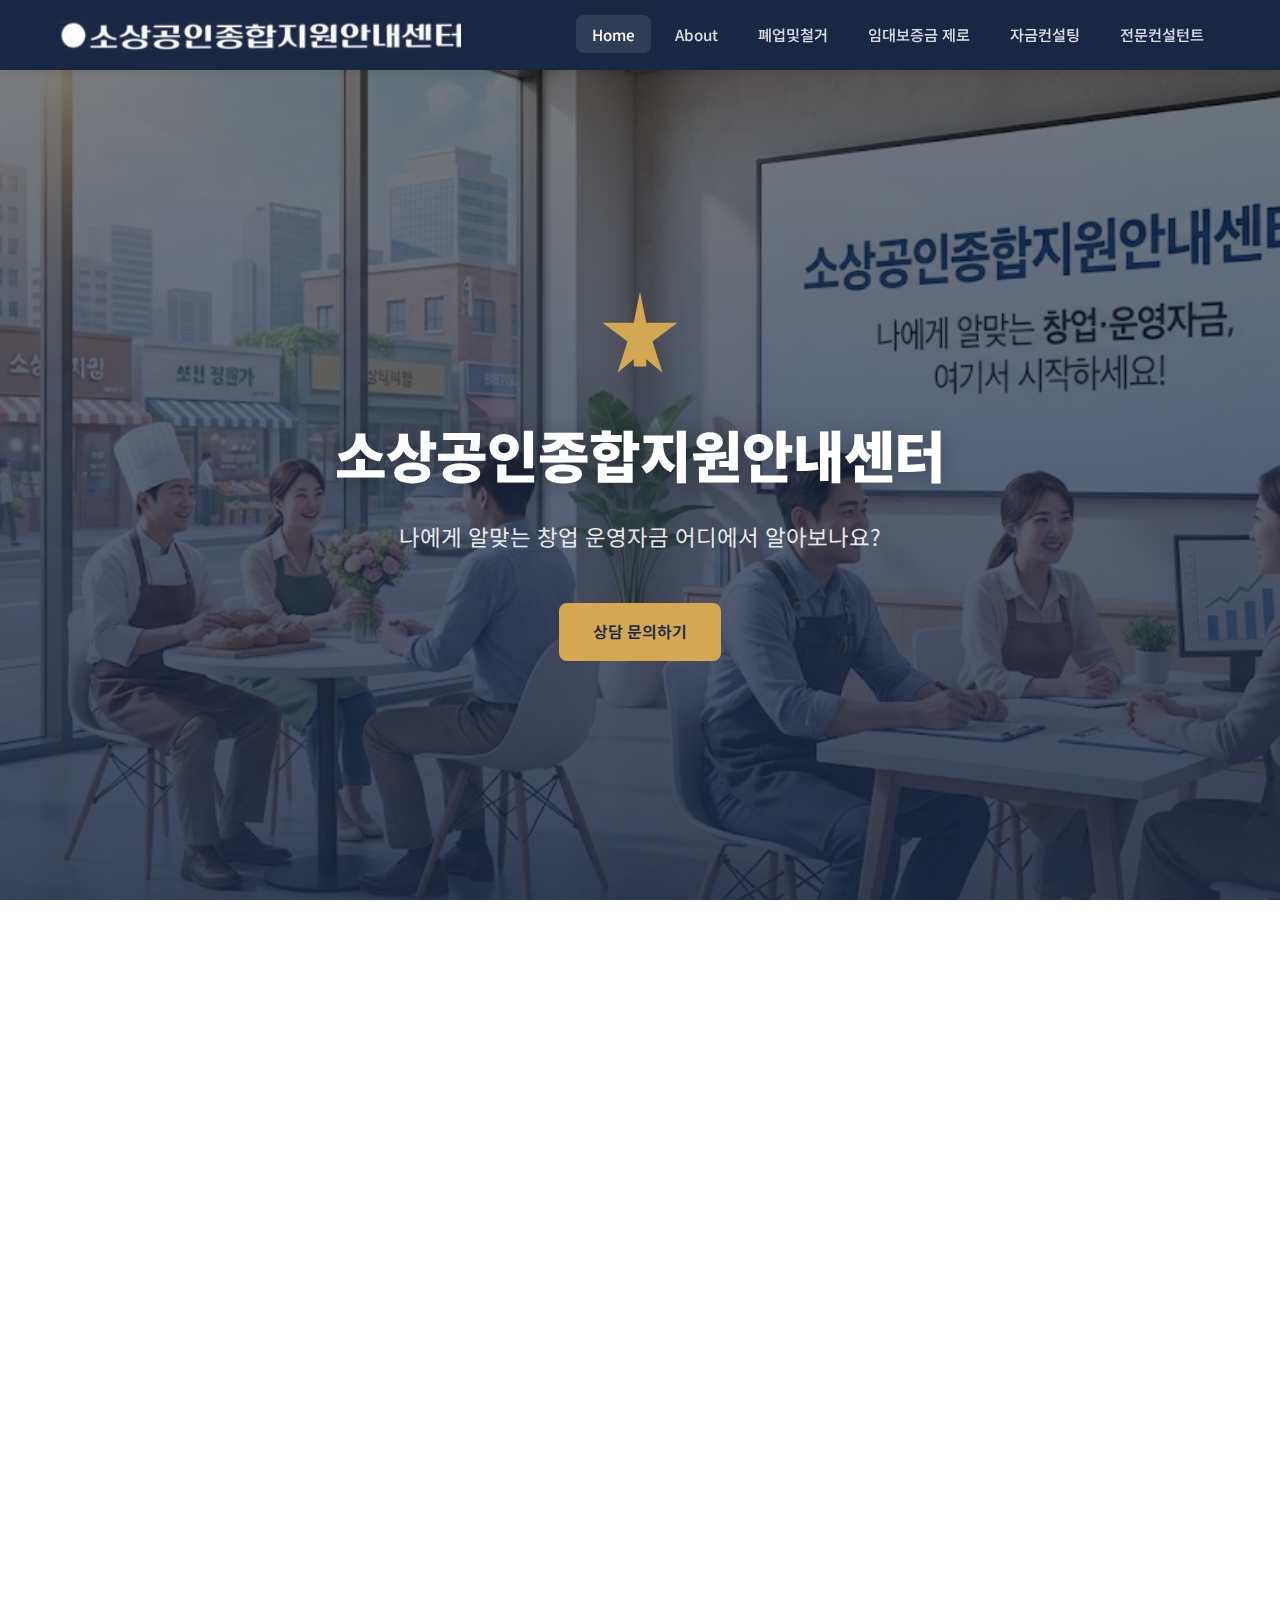
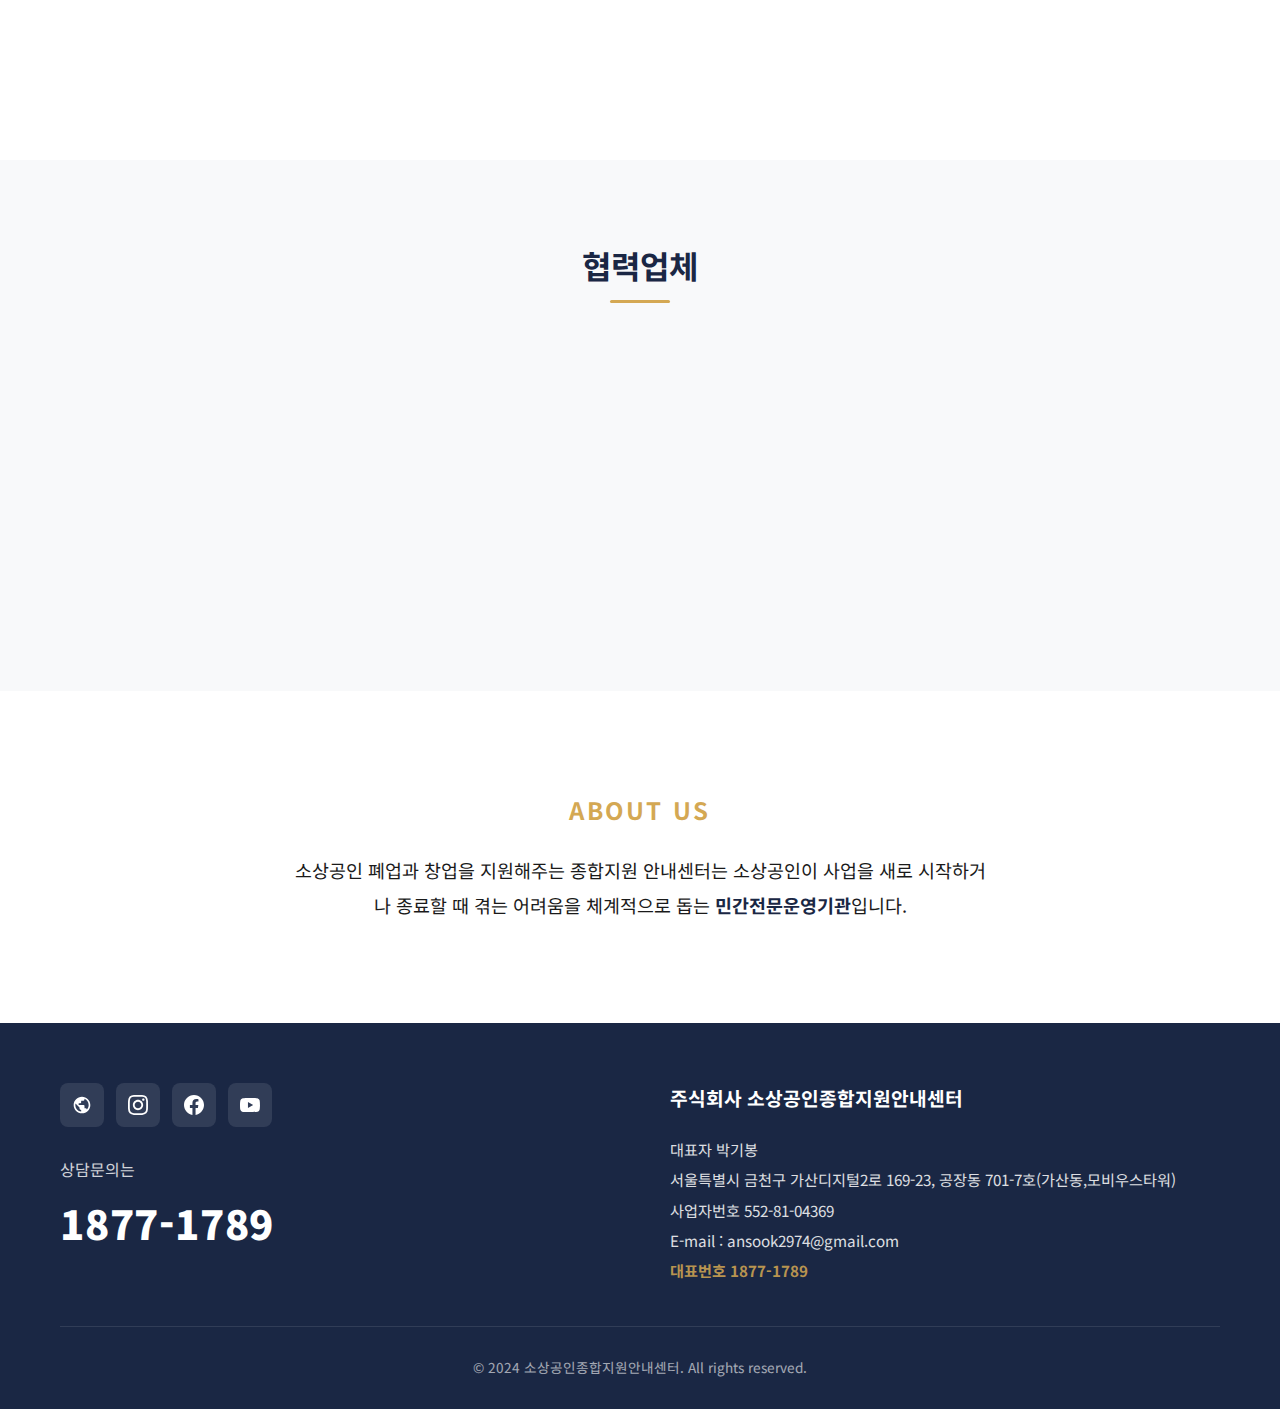
<file: index.html>
<!DOCTYPE html>
<html lang="ko">
<head>
    <meta charset="UTF-8">
    <meta name="viewport" content="width=device-width, initial-scale=1.0">
    <title>소상공인종합지원안내센터</title>
    <link rel="preconnect" href="https://fonts.googleapis.com">
    <link rel="preconnect" href="https://fonts.gstatic.com" crossorigin>
    <link href="https://fonts.googleapis.com/css2?family=Noto+Sans+KR:wght@300;400;500;700;900&display=swap" rel="stylesheet">
    <link rel="stylesheet" href="styles.css">
</head>
<body>
    <!-- Header -->
    <header class="header">
        <div class="header-container">
            <a href="/" class="logo">
                <img src="images/main logo.avif" alt="소상공인종합지원안내센터" class="logo-img">
            </a>
            <nav class="nav">
                <ul class="nav-list">
                    <li><a href="index.html" class="nav-link active">Home</a></li>
                    <li><a href="about.html" class="nav-link">About</a></li>
                    <li><a href="closure.html" class="nav-link">폐업및철거</a></li>
                    <li><a href="deposit.html" class="nav-link">임대보증금 제로</a></li>
                    <li><a href="funding.html" class="nav-link">자금컨설팅</a></li>
                    <li><a href="consultant.html" class="nav-link">전문컨설턴트</a></li>
                </ul>
            </nav>
            <button class="mobile-menu-btn" aria-label="메뉴 열기">
                <span></span>
                <span></span>
                <span></span>
            </button>
        </div>
    </header>

    <!-- Mobile Navigation -->
    <div class="mobile-nav">
        <ul class="mobile-nav-list">
            <li><a href="index.html">Home</a></li>
            <li><a href="about.html">About</a></li>
            <li><a href="closure.html">폐업및철거</a></li>
            <li><a href="#">임대보증금 제로</a></li>
            <li><a href="#">자금컨설팅</a></li>
            <li><a href="#">전문컨설턴트</a></li>
        </ul>
    </div>

    <!-- Hero Section -->
    <section class="hero">
        <div class="hero-overlay"></div>
        <div class="hero-content">
            <div class="hero-icon">
                <svg viewBox="0 0 80 80" fill="none" xmlns="http://www.w3.org/2000/svg">
                    <path d="M40 10L45 35H70L50 50L58 75L40 60L22 75L30 50L10 35H35L40 10Z" fill="#D4A853"/>
                    <rect x="35" y="45" width="10" height="25" fill="#D4A853"/>
                    <rect x="30" y="55" width="20" height="5" fill="#D4A853"/>
                </svg>
            </div>
            <h1 class="hero-title">소상공인종합지원안내센터</h1>
            <p class="hero-subtitle">나에게 알맞는 창업 운영자금 어디에서 알아보나요?</p>
            <div class="hero-cta">
                <a href="tel:1877-1789" class="btn btn-primary">상담 문의하기</a>
            </div>
        </div>
    </section>

    <!-- Services Icons Section -->
    <section class="services-icons" id="services">
        <div class="container">
            <div class="icons-grid">
                <a href="#closure" class="icon-item">
                    <div class="icon-box">
                        <img src="images/폐업및철거.png" alt="폐업및철거">
                    </div>
                    <span class="icon-label">폐업및철거</span>
                </a>
                <a href="#deposit" class="icon-item">
                    <div class="icon-box">
                        <img src="images/임대보증금제로.png" alt="임대보증금제로">
                    </div>
                    <span class="icon-label">임대보증금제로</span>
                </a>
                <a href="#funding" class="icon-item">
                    <div class="icon-box">
                        <img src="images/자금컨설팅.png" alt="자금컨설팅">
                    </div>
                    <span class="icon-label">자금컨설팅</span>
                </a>
                <a href="#consultant" class="icon-item">
                    <div class="icon-box">
                        <img src="images/전문컨설턴트.png" alt="전문컨설턴트">
                    </div>
                    <span class="icon-label">전문컨설턴트</span>
                </a>
                <a href="#partners" class="icon-item">
                    <div class="icon-box">
                        <img src="images/협력업체.png" alt="협력업체">
                    </div>
                    <span class="icon-label">협력업체</span>
                </a>
            </div>
        </div>
    </section>

    <!-- CTA Cards Section -->
    <section class="cta-cards cta-cards-4">
        <div class="cta-card cta-blue" id="closure">
            <div class="cta-content">
                <h2>폐업에 따른 철거</h2>
                <p>폐업 시 발생하는 철거 비용을 지원받으세요</p>
                <div class="cta-buttons">
                    <a href="apply.html" class="btn btn-outline-light">신청하기</a>
                    <a href="tel:1877-1789" class="btn btn-light">상담하기</a>
                </div>
            </div>
        </div>
        <div class="cta-card cta-green" id="deposit">
            <div class="cta-content">
                <h2>임대보증금 제로</h2>
                <p>임대보증금 부담을 줄여드립니다</p>
                <div class="cta-buttons">
                    <a href="tel:1877-1789" class="btn btn-light">상담하기</a>
                </div>
            </div>
        </div>
        <div class="cta-card cta-orange" id="funding">
            <div class="cta-content">
                <h2>창업/운전/시설자금</h2>
                <p>사업에 필요한 자금을 컨설팅해드립니다</p>
                <div class="cta-buttons">
                    <a href="apply.html" class="btn btn-outline-light">신청하기</a>
                </div>
            </div>
        </div>
        <div class="cta-card cta-purple" id="credit">
            <div class="cta-content">
                <h2>매출채권담보상품</h2>
                <p>매출채권을 담보로 자금을 지원받으세요</p>
                <div class="cta-buttons">
                    <a href="apply.html" class="btn btn-outline-light">신청하기</a>
                </div>
            </div>
        </div>
    </section>

    <!-- Partners Section -->
    <section class="partners" id="partners">
        <div class="container">
            <h2 class="section-title">협력업체</h2>
            <div class="partners-grid">
                <div class="partner-item">
                    <img src="images/logo1.avif" alt="SGI서울보증" class="partner-logo-img">
                </div>
                <div class="partner-item">
                    <img src="images/logo2.avif" alt="SBM중소기업지원센터" class="partner-logo-img">
                </div>
                <div class="partner-item">
                    <img src="images/logo3.avif" alt="법률사무소 선택" class="partner-logo-img">
                </div>
                <div class="partner-item">
                    <img src="images/logo4.avif" alt="법무사사무소 우진" class="partner-logo-img">
                </div>
                <div class="partner-item">
                    <img src="images/logo5.avif" alt="K·RG GROUP" class="partner-logo-img">
                </div>
                <div class="partner-item">
                    <img src="images/logo6.avif" alt="JSP 세무회계" class="partner-logo-img">
                </div>
            </div>
        </div>
    </section>

    <!-- About Section -->
    <section class="about" id="about">
        <div class="container">
            <div class="about-content">
                <h2 class="about-title">ABOUT US</h2>
                <p class="about-text">
                    소상공인 폐업과 창업을 지원해주는 종합지원 안내센터는 
                    소상공인이 사업을 새로 시작하거나 종료할 때 겪는 어려움을 
                    체계적으로 돕는 <strong>민간전문운영기관</strong>입니다.
                </p>
            </div>
        </div>
    </section>

    <!-- Footer -->
    <footer class="footer">
        <div class="container">
            <div class="footer-content">
                <div class="footer-left">
                    <div class="footer-social">
                        <a href="#" class="social-link" aria-label="블로그">
                            <svg viewBox="0 0 24 24" fill="currentColor"><path d="M12 2C6.48 2 2 6.48 2 12s4.48 10 10 10 10-4.48 10-10S17.52 2 12 2zm-1 17.93c-3.95-.49-7-3.85-7-7.93 0-.62.08-1.21.21-1.79L9 15v1c0 1.1.9 2 2 2v1.93zm6.9-2.54c-.26-.81-1-1.39-1.9-1.39h-1v-3c0-.55-.45-1-1-1H8v-2h2c.55 0 1-.45 1-1V7h2c1.1 0 2-.9 2-2v-.41c2.93 1.19 5 4.06 5 7.41 0 2.08-.8 3.97-2.1 5.39z"/></svg>
                        </a>
                        <a href="#" class="social-link" aria-label="인스타그램">
                            <svg viewBox="0 0 24 24" fill="currentColor"><path d="M12 2.163c3.204 0 3.584.012 4.85.07 3.252.148 4.771 1.691 4.919 4.919.058 1.265.069 1.645.069 4.849 0 3.205-.012 3.584-.069 4.849-.149 3.225-1.664 4.771-4.919 4.919-1.266.058-1.644.07-4.85.07-3.204 0-3.584-.012-4.849-.07-3.26-.149-4.771-1.699-4.919-4.92-.058-1.265-.07-1.644-.07-4.849 0-3.204.013-3.583.07-4.849.149-3.227 1.664-4.771 4.919-4.919 1.266-.057 1.645-.069 4.849-.069zm0-2.163c-3.259 0-3.667.014-4.947.072-4.358.2-6.78 2.618-6.98 6.98-.059 1.281-.073 1.689-.073 4.948 0 3.259.014 3.668.072 4.948.2 4.358 2.618 6.78 6.98 6.98 1.281.058 1.689.072 4.948.072 3.259 0 3.668-.014 4.948-.072 4.354-.2 6.782-2.618 6.979-6.98.059-1.28.073-1.689.073-4.948 0-3.259-.014-3.667-.072-4.947-.196-4.354-2.617-6.78-6.979-6.98-1.281-.059-1.69-.073-4.949-.073zm0 5.838c-3.403 0-6.162 2.759-6.162 6.162s2.759 6.163 6.162 6.163 6.162-2.759 6.162-6.163c0-3.403-2.759-6.162-6.162-6.162zm0 10.162c-2.209 0-4-1.79-4-4 0-2.209 1.791-4 4-4s4 1.791 4 4c0 2.21-1.791 4-4 4zm6.406-11.845c-.796 0-1.441.645-1.441 1.44s.645 1.44 1.441 1.44c.795 0 1.439-.645 1.439-1.44s-.644-1.44-1.439-1.44z"/></svg>
                        </a>
                        <a href="#" class="social-link" aria-label="페이스북">
                            <svg viewBox="0 0 24 24" fill="currentColor"><path d="M24 12.073c0-6.627-5.373-12-12-12s-12 5.373-12 12c0 5.99 4.388 10.954 10.125 11.854v-8.385H7.078v-3.47h3.047V9.43c0-3.007 1.792-4.669 4.533-4.669 1.312 0 2.686.235 2.686.235v2.953H15.83c-1.491 0-1.956.925-1.956 1.874v2.25h3.328l-.532 3.47h-2.796v8.385C19.612 23.027 24 18.062 24 12.073z"/></svg>
                        </a>
                        <a href="#" class="social-link" aria-label="유튜브">
                            <svg viewBox="0 0 24 24" fill="currentColor"><path d="M23.498 6.186a3.016 3.016 0 0 0-2.122-2.136C19.505 3.545 12 3.545 12 3.545s-7.505 0-9.377.505A3.017 3.017 0 0 0 .502 6.186C0 8.07 0 12 0 12s0 3.93.502 5.814a3.016 3.016 0 0 0 2.122 2.136c1.871.505 9.376.505 9.376.505s7.505 0 9.377-.505a3.015 3.015 0 0 0 2.122-2.136C24 15.93 24 12 24 12s0-3.93-.502-5.814zM9.545 15.568V8.432L15.818 12l-6.273 3.568z"/></svg>
                        </a>
                    </div>
                    <div class="footer-phone">
                        <span class="phone-label">상담문의는</span>
                        <a href="tel:1877-1789" class="phone-number">1877-1789</a>
                    </div>
                </div>
                <div class="footer-right">
                    <div class="footer-info">
                        <h3>주식회사 소상공인종합지원안내센터</h3>
                        <address>
                            대표자 박기봉<br>
                            서울특별시 금천구 가산디지털2로 169-23, 공장동 701-7호(가산동,모비우스타워)<br>
                            사업자번호 552-81-04369<br>
                            E-mail : ansook2974@gmail.com<br>
                            <strong>대표번호 1877-1789</strong>
                        </address>
                    </div>
                </div>
            </div>
            <div class="footer-bottom">
                <p>&copy; 2024 소상공인종합지원안내센터. All rights reserved.</p>
            </div>
        </div>
    </footer>

    <script src="script.js"></script>
</body>
</html>
</file>
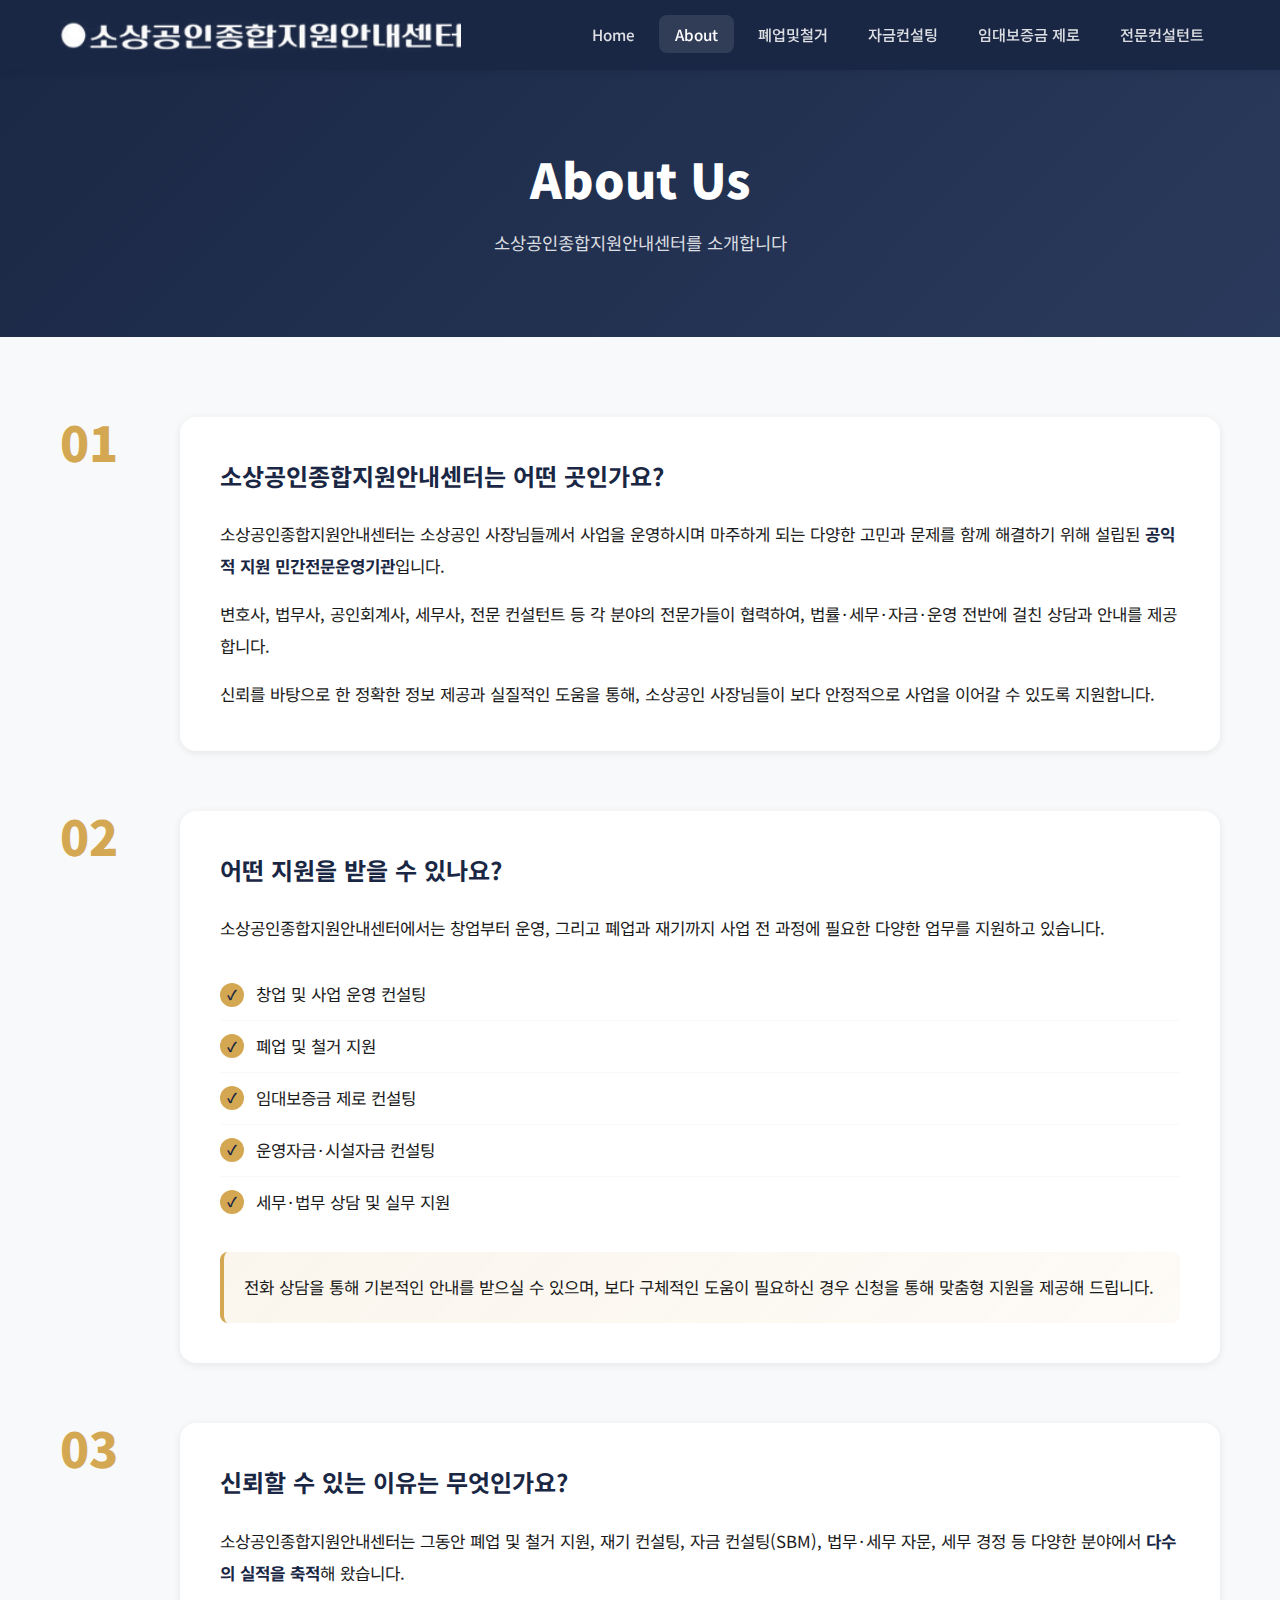
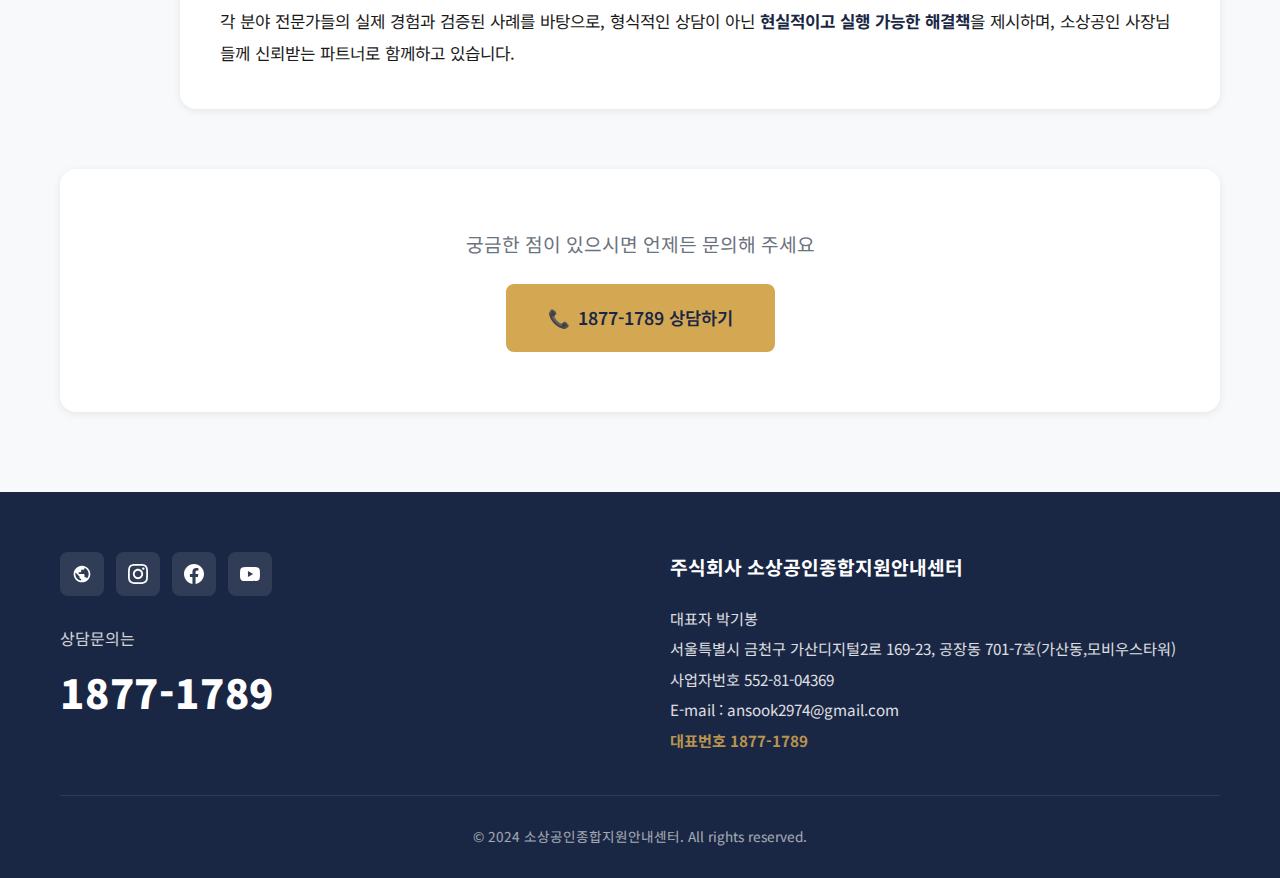
<file: about.html>
<!DOCTYPE html>
<html lang="ko">
<head>
    <meta charset="UTF-8">
    <meta name="viewport" content="width=device-width, initial-scale=1.0">
    <title>About - 소상공인종합지원안내센터</title>
    <link rel="preconnect" href="https://fonts.googleapis.com">
    <link rel="preconnect" href="https://fonts.gstatic.com" crossorigin>
    <link href="https://fonts.googleapis.com/css2?family=Noto+Sans+KR:wght@300;400;500;700;900&display=swap" rel="stylesheet">
    <link rel="stylesheet" href="styles.css">
</head>
<body>
    <!-- Header -->
    <header class="header">
        <div class="header-container">
            <a href="/" class="logo">
                <img src="images/main logo.avif" alt="소상공인종합지원안내센터" class="logo-img">
            </a>
            <nav class="nav">
                <ul class="nav-list">
                    <li><a href="index.html" class="nav-link">Home</a></li>
                    <li><a href="about.html" class="nav-link active">About</a></li>
                    <li><a href="closure.html" class="nav-link">폐업및철거</a></li>
                    <li><a href="funding.html" class="nav-link">자금컨설팅</a></li>
                    <li><a href="deposit.html" class="nav-link">임대보증금 제로</a></li>
                    <li><a href="consultant.html" class="nav-link">전문컨설턴트</a></li>
                </ul>
            </nav>
            <button class="mobile-menu-btn" aria-label="메뉴 열기">
                <span></span>
                <span></span>
                <span></span>
            </button>
        </div>
    </header>

    <!-- Mobile Navigation -->
    <div class="mobile-nav">
        <ul class="mobile-nav-list">
            <li><a href="index.html">Home</a></li>
            <li><a href="about.html">About</a></li>
            <li><a href="closure.html">폐업및철거</a></li>
            <li><a href="funding.html">자금컨설팅</a></li>
            <li><a href="deposit.html">임대보증금 제로</a></li>
            <li><a href="consultant.html">전문컨설턴트</a></li>
        </ul>
    </div>

    <!-- Page Hero -->
    <section class="page-hero">
        <div class="page-hero-content">
            <h1>About Us</h1>
            <p>소상공인종합지원안내센터를 소개합니다</p>
        </div>
    </section>

    <!-- About Content -->
    <section class="about-page">
        <div class="container">
            <!-- Question 1 -->
            <div class="about-section">
                <div class="about-number">01</div>
                <div class="about-content-box">
                    <h2>소상공인종합지원안내센터는 어떤 곳인가요?</h2>
                    <p>
                        소상공인종합지원안내센터는 소상공인 사장님들께서 사업을 운영하시며 마주하게 되는 
                        다양한 고민과 문제를 함께 해결하기 위해 설립된 <strong>공익적 지원 민간전문운영기관</strong>입니다.
                    </p>
                    <p>
                        변호사, 법무사, 공인회계사, 세무사, 전문 컨설턴트 등 각 분야의 전문가들이 협력하여, 
                        법률·세무·자금·운영 전반에 걸친 상담과 안내를 제공합니다.
                    </p>
                    <p>
                        신뢰를 바탕으로 한 정확한 정보 제공과 실질적인 도움을 통해, 
                        소상공인 사장님들이 보다 안정적으로 사업을 이어갈 수 있도록 지원합니다.
                    </p>
                </div>
            </div>

            <!-- Question 2 -->
            <div class="about-section">
                <div class="about-number">02</div>
                <div class="about-content-box">
                    <h2>어떤 지원을 받을 수 있나요?</h2>
                    <p>
                        소상공인종합지원안내센터에서는 창업부터 운영, 그리고 폐업과 재기까지 
                        사업 전 과정에 필요한 다양한 업무를 지원하고 있습니다.
                    </p>
                    <ul class="support-list">
                        <li>
                            <span class="check-icon">✓</span>
                            창업 및 사업 운영 컨설팅
                        </li>
                        <li>
                            <span class="check-icon">✓</span>
                            폐업 및 철거 지원
                        </li>
                        <li>
                            <span class="check-icon">✓</span>
                            임대보증금 제로 컨설팅
                        </li>
                        <li>
                            <span class="check-icon">✓</span>
                            운영자금·시설자금 컨설팅
                        </li>
                        <li>
                            <span class="check-icon">✓</span>
                            세무·법무 상담 및 실무 지원
                        </li>
                    </ul>
                    <p class="highlight-text">
                        전화 상담을 통해 기본적인 안내를 받으실 수 있으며, 
                        보다 구체적인 도움이 필요하신 경우 신청을 통해 맞춤형 지원을 제공해 드립니다.
                    </p>
                </div>
            </div>

            <!-- Question 3 -->
            <div class="about-section">
                <div class="about-number">03</div>
                <div class="about-content-box">
                    <h2>신뢰할 수 있는 이유는 무엇인가요?</h2>
                    <p>
                        소상공인종합지원안내센터는 그동안 폐업 및 철거 지원, 재기 컨설팅, 자금 컨설팅(SBM), 
                        법무·세무 자문, 세무 경정 등 다양한 분야에서 <strong>다수의 실적을 축적</strong>해 왔습니다.
                    </p>
                    <p>
                        각 분야 전문가들의 실제 경험과 검증된 사례를 바탕으로, 
                        형식적인 상담이 아닌 <strong>현실적이고 실행 가능한 해결책</strong>을 제시하며, 
                        소상공인 사장님들께 신뢰받는 파트너로 함께하고 있습니다.
                    </p>
                </div>
            </div>

            <!-- CTA -->
            <div class="about-cta">
                <p>궁금한 점이 있으시면 언제든 문의해 주세요</p>
                <a href="tel:1877-1789" class="btn btn-primary btn-lg">
                    <span class="btn-icon">📞</span>
                    1877-1789 상담하기
                </a>
            </div>
        </div>
    </section>

    <!-- Footer -->
    <footer class="footer">
        <div class="container">
            <div class="footer-content">
                <div class="footer-left">
                    <div class="footer-social">
                        <a href="#" class="social-link" aria-label="블로그">
                            <svg viewBox="0 0 24 24" fill="currentColor"><path d="M12 2C6.48 2 2 6.48 2 12s4.48 10 10 10 10-4.48 10-10S17.52 2 12 2zm-1 17.93c-3.95-.49-7-3.85-7-7.93 0-.62.08-1.21.21-1.79L9 15v1c0 1.1.9 2 2 2v1.93zm6.9-2.54c-.26-.81-1-1.39-1.9-1.39h-1v-3c0-.55-.45-1-1-1H8v-2h2c.55 0 1-.45 1-1V7h2c1.1 0 2-.9 2-2v-.41c2.93 1.19 5 4.06 5 7.41 0 2.08-.8 3.97-2.1 5.39z"/></svg>
                        </a>
                        <a href="#" class="social-link" aria-label="인스타그램">
                            <svg viewBox="0 0 24 24" fill="currentColor"><path d="M12 2.163c3.204 0 3.584.012 4.85.07 3.252.148 4.771 1.691 4.919 4.919.058 1.265.069 1.645.069 4.849 0 3.205-.012 3.584-.069 4.849-.149 3.225-1.664 4.771-4.919 4.919-1.266.058-1.644.07-4.85.07-3.204 0-3.584-.012-4.849-.07-3.26-.149-4.771-1.699-4.919-4.92-.058-1.265-.07-1.644-.07-4.849 0-3.204.013-3.583.07-4.849.149-3.227 1.664-4.771 4.919-4.919 1.266-.057 1.645-.069 4.849-.069zm0-2.163c-3.259 0-3.667.014-4.947.072-4.358.2-6.78 2.618-6.98 6.98-.059 1.281-.073 1.689-.073 4.948 0 3.259.014 3.668.072 4.948.2 4.358 2.618 6.78 6.98 6.98 1.281.058 1.689.072 4.948.072 3.259 0 3.668-.014 4.948-.072 4.354-.2 6.782-2.618 6.979-6.98.059-1.28.073-1.689.073-4.948 0-3.259-.014-3.667-.072-4.947-.196-4.354-2.617-6.78-6.979-6.98-1.281-.059-1.69-.073-4.949-.073zm0 5.838c-3.403 0-6.162 2.759-6.162 6.162s2.759 6.163 6.162 6.163 6.162-2.759 6.162-6.163c0-3.403-2.759-6.162-6.162-6.162zm0 10.162c-2.209 0-4-1.79-4-4 0-2.209 1.791-4 4-4s4 1.791 4 4c0 2.21-1.791 4-4 4zm6.406-11.845c-.796 0-1.441.645-1.441 1.44s.645 1.44 1.441 1.44c.795 0 1.439-.645 1.439-1.44s-.644-1.44-1.439-1.44z"/></svg>
                        </a>
                        <a href="#" class="social-link" aria-label="페이스북">
                            <svg viewBox="0 0 24 24" fill="currentColor"><path d="M24 12.073c0-6.627-5.373-12-12-12s-12 5.373-12 12c0 5.99 4.388 10.954 10.125 11.854v-8.385H7.078v-3.47h3.047V9.43c0-3.007 1.792-4.669 4.533-4.669 1.312 0 2.686.235 2.686.235v2.953H15.83c-1.491 0-1.956.925-1.956 1.874v2.25h3.328l-.532 3.47h-2.796v8.385C19.612 23.027 24 18.062 24 12.073z"/></svg>
                        </a>
                        <a href="#" class="social-link" aria-label="유튜브">
                            <svg viewBox="0 0 24 24" fill="currentColor"><path d="M23.498 6.186a3.016 3.016 0 0 0-2.122-2.136C19.505 3.545 12 3.545 12 3.545s-7.505 0-9.377.505A3.017 3.017 0 0 0 .502 6.186C0 8.07 0 12 0 12s0 3.93.502 5.814a3.016 3.016 0 0 0 2.122 2.136c1.871.505 9.376.505 9.376.505s7.505 0 9.377-.505a3.015 3.015 0 0 0 2.122-2.136C24 15.93 24 12 24 12s0-3.93-.502-5.814zM9.545 15.568V8.432L15.818 12l-6.273 3.568z"/></svg>
                        </a>
                    </div>
                    <div class="footer-phone">
                        <span class="phone-label">상담문의는</span>
                        <a href="tel:1877-1789" class="phone-number">1877-1789</a>
                    </div>
                </div>
                <div class="footer-right">
                    <div class="footer-info">
                        <h3>주식회사 소상공인종합지원안내센터</h3>
                        <address>
                            대표자 박기봉<br>
                            서울특별시 금천구 가산디지털2로 169-23, 공장동 701-7호(가산동,모비우스타워)<br>
                            사업자번호 552-81-04369<br>
                            E-mail : ansook2974@gmail.com<br>
                            <strong>대표번호 1877-1789</strong>
                        </address>
                    </div>
                </div>
            </div>
            <div class="footer-bottom">
                <p>&copy; 2024 소상공인종합지원안내센터. All rights reserved.</p>
            </div>
        </div>
    </footer>

    <script src="script.js"></script>
</body>
</html>
</file>
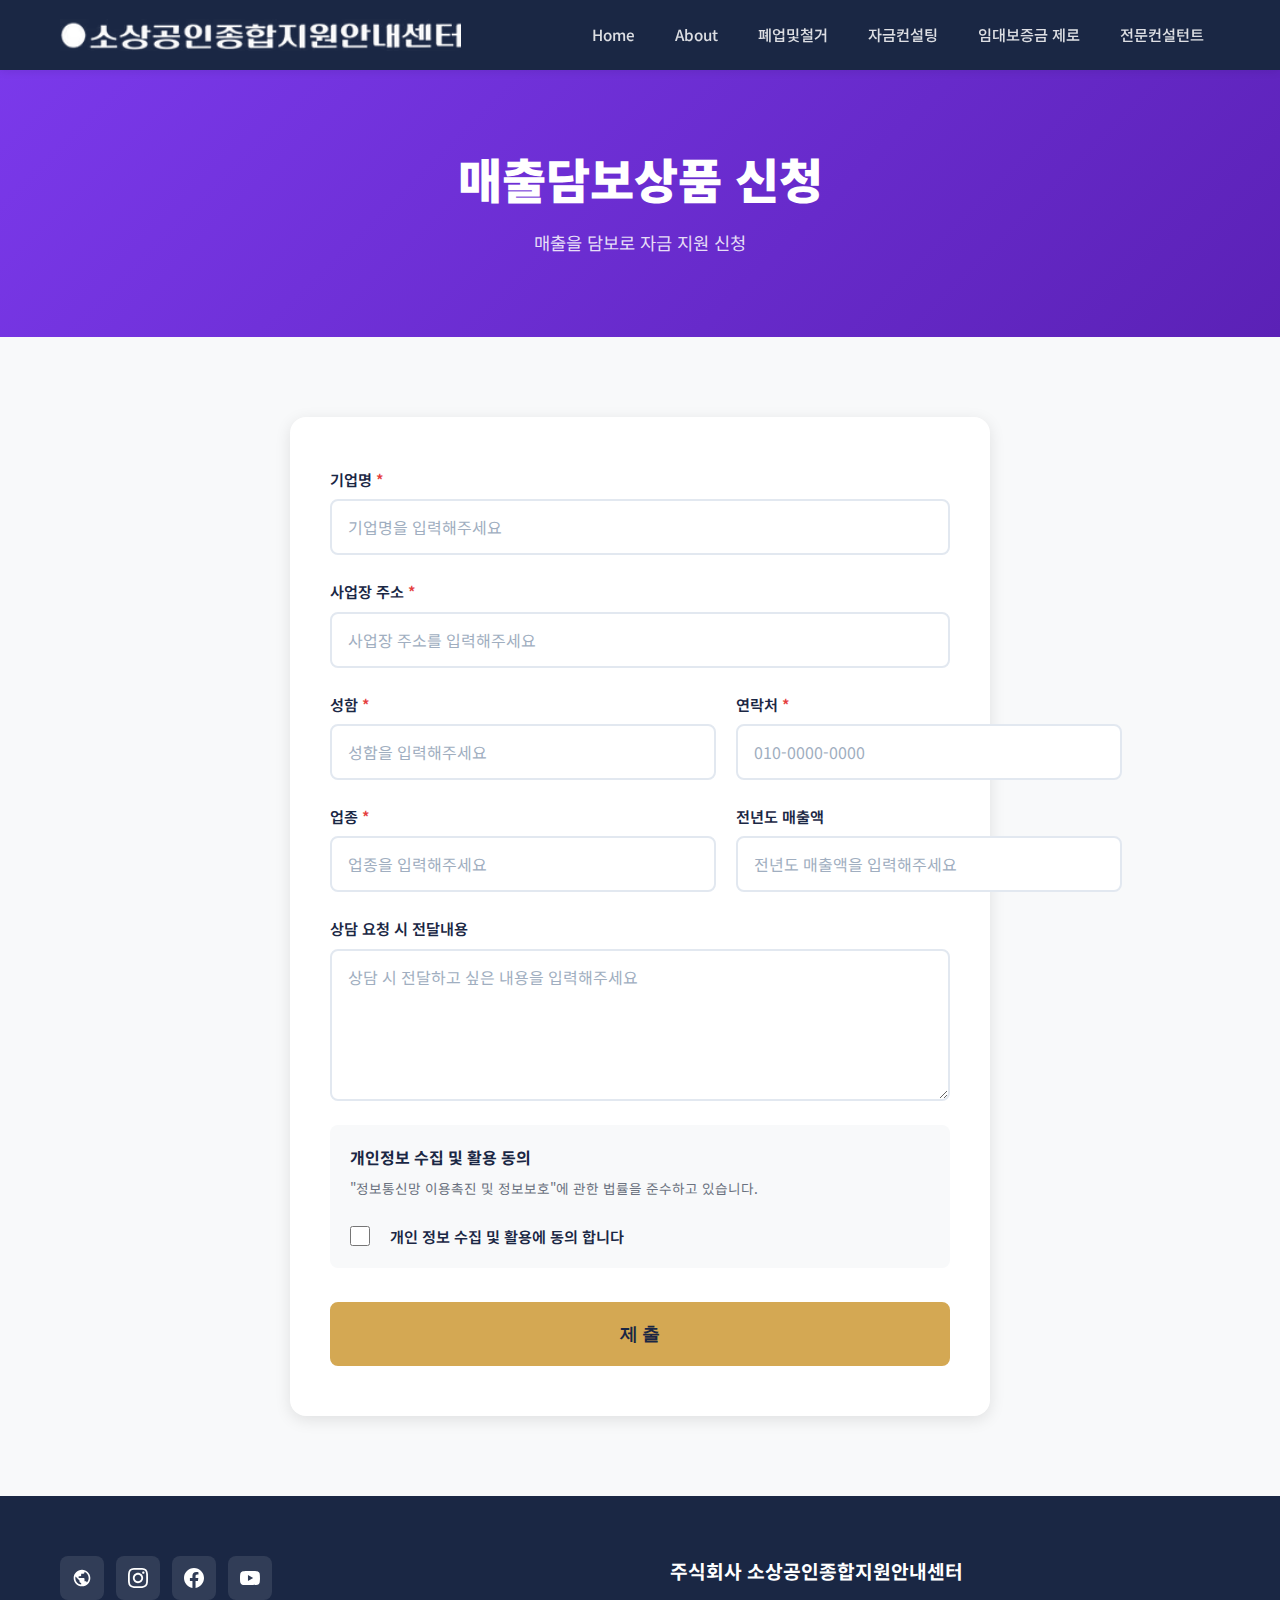
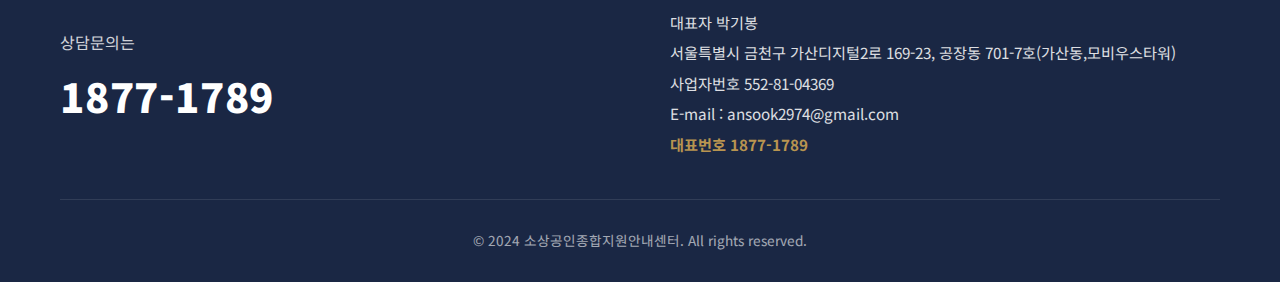
<file: apply-credit.html>
<!DOCTYPE html>
<html lang="ko">
<head>
    <meta charset="UTF-8">
    <meta name="viewport" content="width=device-width, initial-scale=1.0">
    <title>매출담보상품 신청 - 소상공인종합지원안내센터</title>
    <link rel="preconnect" href="https://fonts.googleapis.com">
    <link rel="preconnect" href="https://fonts.gstatic.com" crossorigin>
    <link href="https://fonts.googleapis.com/css2?family=Noto+Sans+KR:wght@300;400;500;700;900&display=swap" rel="stylesheet">
    <link rel="stylesheet" href="styles.css">
</head>
<body>
    <!-- Header -->
    <header class="header">
        <div class="header-container">
            <a href="/" class="logo">
                <img src="images/main logo.avif" alt="소상공인종합지원안내센터" class="logo-img">
            </a>
            <nav class="nav">
                <ul class="nav-list">
                    <li><a href="index.html" class="nav-link">Home</a></li>
                    <li><a href="about.html" class="nav-link">About</a></li>
                    <li><a href="closure.html" class="nav-link">폐업및철거</a></li>
                    <li><a href="funding.html" class="nav-link">자금컨설팅</a></li>
                    <li><a href="deposit.html" class="nav-link">임대보증금 제로</a></li>
                    <li><a href="consultant.html" class="nav-link">전문컨설턴트</a></li>
                </ul>
            </nav>
            <button class="mobile-menu-btn" aria-label="메뉴 열기">
                <span></span>
                <span></span>
                <span></span>
            </button>
        </div>
    </header>

    <!-- Mobile Navigation -->
    <div class="mobile-nav">
        <ul class="mobile-nav-list">
            <li><a href="index.html">Home</a></li>
            <li><a href="about.html">About</a></li>
            <li><a href="closure.html">폐업및철거</a></li>
            <li><a href="funding.html">자금컨설팅</a></li>
            <li><a href="deposit.html">임대보증금 제로</a></li>
            <li><a href="consultant.html">전문컨설턴트</a></li>
        </ul>
    </div>

    <!-- Page Hero -->
    <section class="page-hero page-hero-purple">
        <div class="page-hero-content">
            <h1>매출담보상품 신청</h1>
            <p>매출을 담보로 자금 지원 신청</p>
        </div>
    </section>

    <!-- Apply Form Section -->
    <section class="apply-section">
        <div class="container">
            <div class="apply-form-container">
                <form class="apply-form" id="applyForm">
                    <div class="form-group">
                        <label for="companyName">기업명 <span class="required">*</span></label>
                        <input type="text" id="companyName" name="companyName" required placeholder="기업명을 입력해주세요">
                    </div>

                    <div class="form-group">
                        <label for="address">사업장 주소 <span class="required">*</span></label>
                        <input type="text" id="address" name="address" required placeholder="사업장 주소를 입력해주세요">
                    </div>

                    <div class="form-row">
                        <div class="form-group">
                            <label for="name">성함 <span class="required">*</span></label>
                            <input type="text" id="name" name="name" required placeholder="성함을 입력해주세요">
                        </div>
                        <div class="form-group">
                            <label for="phone">연락처 <span class="required">*</span></label>
                            <input type="tel" id="phone" name="phone" required placeholder="010-0000-0000">
                        </div>
                    </div>

                    <div class="form-row">
                        <div class="form-group">
                            <label for="industry">업종 <span class="required">*</span></label>
                            <input type="text" id="industry" name="industry" required placeholder="업종을 입력해주세요">
                        </div>
                        <div class="form-group">
                            <label for="revenue">전년도 매출액</label>
                            <input type="text" id="revenue" name="revenue" placeholder="전년도 매출액을 입력해주세요">
                        </div>
                    </div>

                    <div class="form-group">
                        <label for="message">상담 요청 시 전달내용</label>
                        <textarea id="message" name="message" rows="5" placeholder="상담 시 전달하고 싶은 내용을 입력해주세요"></textarea>
                    </div>

                    <div class="form-group form-checkbox">
                        <div class="privacy-notice">
                            <h4>개인정보 수집 및 활용 동의</h4>
                            <p>"정보통신망 이용촉진 및 정보보호"에 관한 법률을 준수하고 있습니다.</p>
                        </div>
                        <label class="checkbox-label">
                            <input type="checkbox" id="privacy" name="privacy" required>
                            <span class="checkmark"></span>
                            <span>개인 정보 수집 및 활용에 동의 합니다</span>
                        </label>
                    </div>

                    <button type="submit" class="btn btn-primary btn-submit">
                        제 출
                    </button>
                </form>
            </div>
        </div>
    </section>

    <!-- Footer -->
    <footer class="footer">
        <div class="container">
            <div class="footer-content">
                <div class="footer-left">
                    <div class="footer-social">
                        <a href="#" class="social-link" aria-label="블로그">
                            <svg viewBox="0 0 24 24" fill="currentColor"><path d="M12 2C6.48 2 2 6.48 2 12s4.48 10 10 10 10-4.48 10-10S17.52 2 12 2zm-1 17.93c-3.95-.49-7-3.85-7-7.93 0-.62.08-1.21.21-1.79L9 15v1c0 1.1.9 2 2 2v1.93zm6.9-2.54c-.26-.81-1-1.39-1.9-1.39h-1v-3c0-.55-.45-1-1-1H8v-2h2c.55 0 1-.45 1-1V7h2c1.1 0 2-.9 2-2v-.41c2.93 1.19 5 4.06 5 7.41 0 2.08-.8 3.97-2.1 5.39z"/></svg>
                        </a>
                        <a href="#" class="social-link" aria-label="인스타그램">
                            <svg viewBox="0 0 24 24" fill="currentColor"><path d="M12 2.163c3.204 0 3.584.012 4.85.07 3.252.148 4.771 1.691 4.919 4.919.058 1.265.069 1.645.069 4.849 0 3.205-.012 3.584-.069 4.849-.149 3.225-1.664 4.771-4.919 4.919-1.266.058-1.644.07-4.85.07-3.204 0-3.584-.012-4.849-.07-3.26-.149-4.771-1.699-4.919-4.92-.058-1.265-.07-1.644-.07-4.849 0-3.204.013-3.583.07-4.849.149-3.227 1.664-4.771 4.919-4.919 1.266-.057 1.645-.069 4.849-.069zm0-2.163c-3.259 0-3.667.014-4.947.072-4.358.2-6.78 2.618-6.98 6.98-.059 1.281-.073 1.689-.073 4.948 0 3.259.014 3.668.072 4.948.2 4.358 2.618 6.78 6.98 6.98 1.281.058 1.689.072 4.948.072 3.259 0 3.668-.014 4.948-.072 4.354-.2 6.782-2.618 6.979-6.98.059-1.28.073-1.689.073-4.948 0-3.259-.014-3.667-.072-4.947-.196-4.354-2.617-6.78-6.979-6.98-1.281-.059-1.69-.073-4.949-.073zm0 5.838c-3.403 0-6.162 2.759-6.162 6.162s2.759 6.163 6.162 6.163 6.162-2.759 6.162-6.163c0-3.403-2.759-6.162-6.162-6.162zm0 10.162c-2.209 0-4-1.79-4-4 0-2.209 1.791-4 4-4s4 1.791 4 4c0 2.21-1.791 4-4 4zm6.406-11.845c-.796 0-1.441.645-1.441 1.44s.645 1.44 1.441 1.44c.795 0 1.439-.645 1.439-1.44s-.644-1.44-1.439-1.44z"/></svg>
                        </a>
                        <a href="#" class="social-link" aria-label="페이스북">
                            <svg viewBox="0 0 24 24" fill="currentColor"><path d="M24 12.073c0-6.627-5.373-12-12-12s-12 5.373-12 12c0 5.99 4.388 10.954 10.125 11.854v-8.385H7.078v-3.47h3.047V9.43c0-3.007 1.792-4.669 4.533-4.669 1.312 0 2.686.235 2.686.235v2.953H15.83c-1.491 0-1.956.925-1.956 1.874v2.25h3.328l-.532 3.47h-2.796v8.385C19.612 23.027 24 18.062 24 12.073z"/></svg>
                        </a>
                        <a href="#" class="social-link" aria-label="유튜브">
                            <svg viewBox="0 0 24 24" fill="currentColor"><path d="M23.498 6.186a3.016 3.016 0 0 0-2.122-2.136C19.505 3.545 12 3.545 12 3.545s-7.505 0-9.377.505A3.017 3.017 0 0 0 .502 6.186C0 8.07 0 12 0 12s0 3.93.502 5.814a3.016 3.016 0 0 0 2.122 2.136c1.871.505 9.376.505 9.376.505s7.505 0 9.377-.505a3.015 3.015 0 0 0 2.122-2.136C24 15.93 24 12 24 12s0-3.93-.502-5.814zM9.545 15.568V8.432L15.818 12l-6.273 3.568z"/></svg>
                        </a>
                    </div>
                    <div class="footer-phone">
                        <span class="phone-label">상담문의는</span>
                        <a href="tel:1877-1789" class="phone-number">1877-1789</a>
                    </div>
                </div>
                <div class="footer-right">
                    <div class="footer-info">
                        <h3>주식회사 소상공인종합지원안내센터</h3>
                        <address>
                            대표자 박기봉<br>
                            서울특별시 금천구 가산디지털2로 169-23, 공장동 701-7호(가산동,모비우스타워)<br>
                            사업자번호 552-81-04369<br>
                            E-mail : ansook2974@gmail.com<br>
                            <strong>대표번호 1877-1789</strong>
                        </address>
                    </div>
                </div>
            </div>
            <div class="footer-bottom">
                <p>&copy; 2024 소상공인종합지원안내센터. All rights reserved.</p>
            </div>
        </div>
    </footer>

    <script src="script.js"></script>
    <script>
        // Form submission handling
        document.getElementById('applyForm').addEventListener('submit', function(e) {
            e.preventDefault();
            
            // Collect form data
            const formData = new FormData(this);
            const data = Object.fromEntries(formData);
            
            // Here you can send the data to your server or email service
            // For now, show a success message
            alert('신청이 완료되었습니다. 담당자가 곧 연락드리겠습니다.');
            
            // Reset form
            this.reset();
        });
    </script>
</body>
</html>
</file>
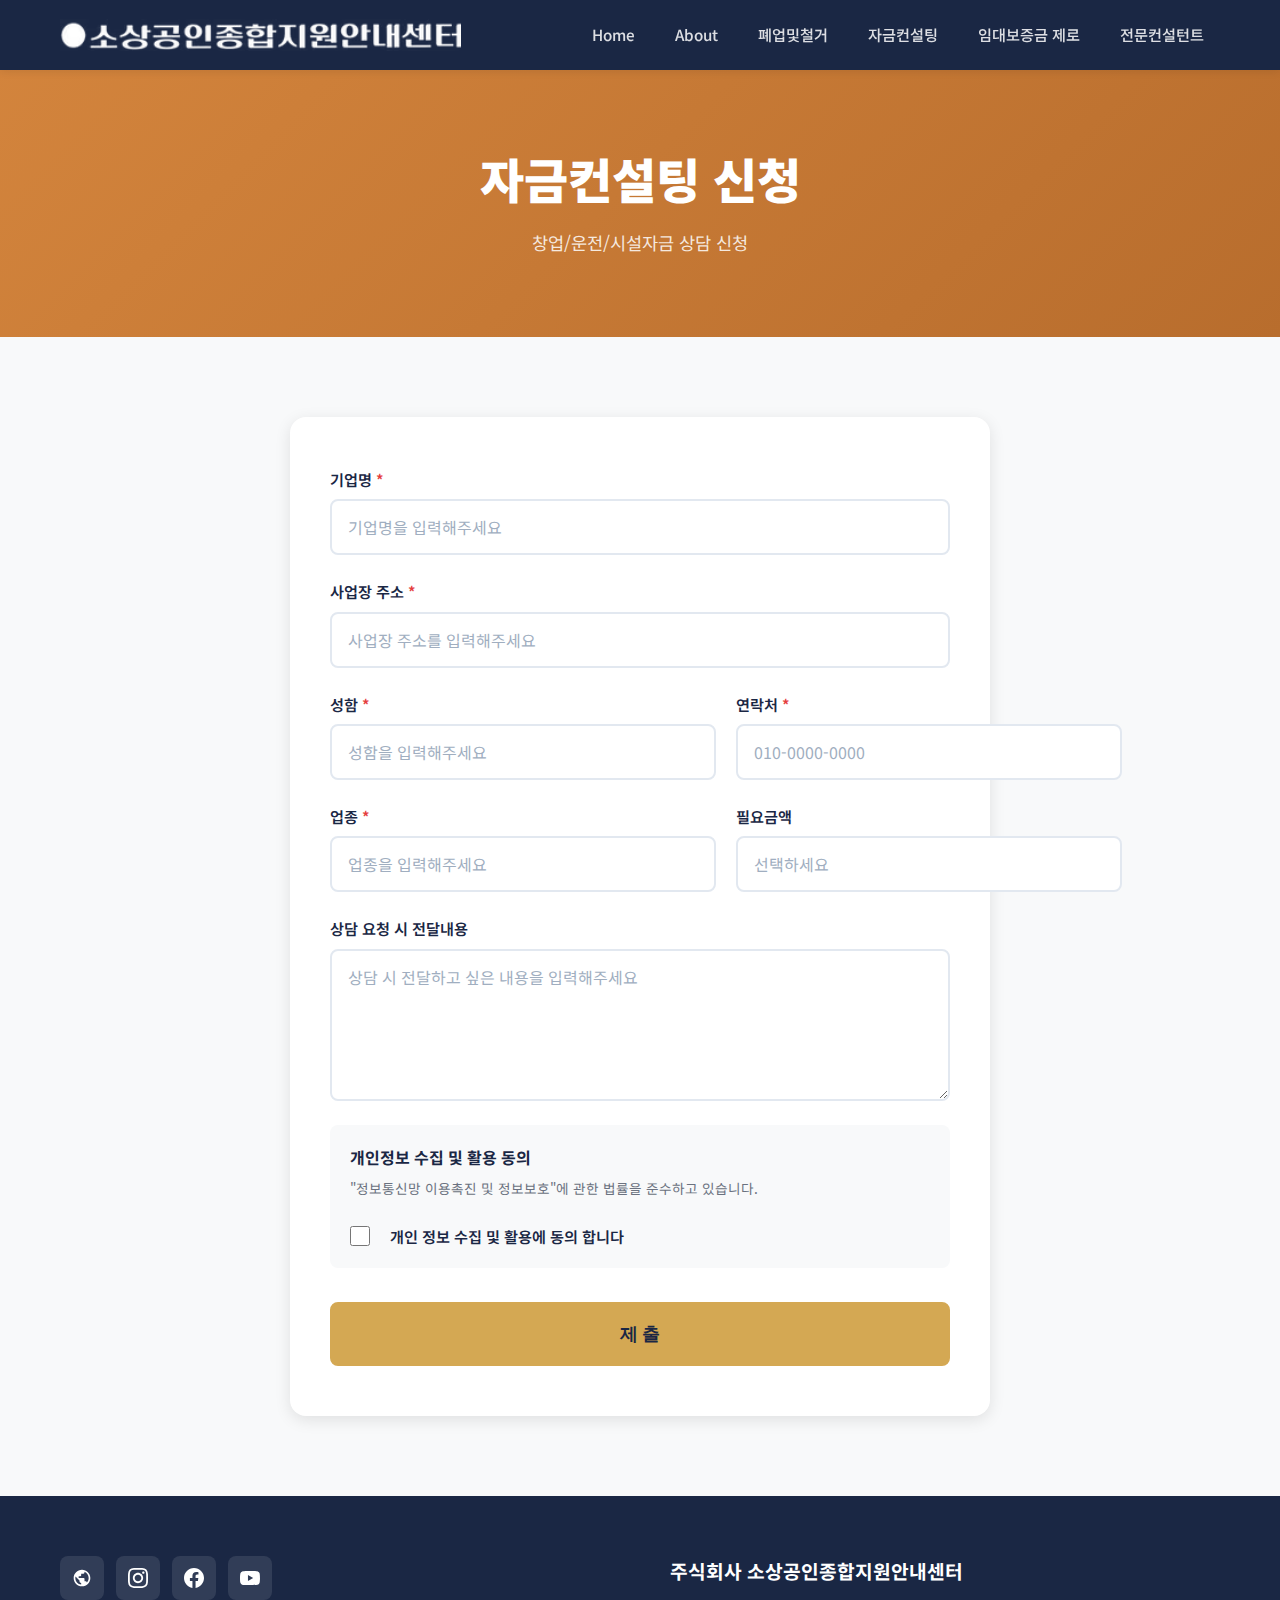
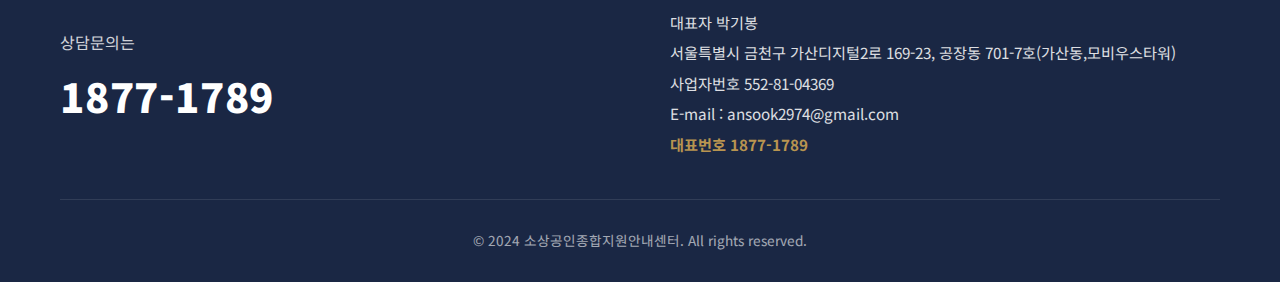
<file: apply-funding.html>
<!DOCTYPE html>
<html lang="ko">
<head>
    <meta charset="UTF-8">
    <meta name="viewport" content="width=device-width, initial-scale=1.0">
    <title>자금컨설팅 신청 - 소상공인종합지원안내센터</title>
    <link rel="preconnect" href="https://fonts.googleapis.com">
    <link rel="preconnect" href="https://fonts.gstatic.com" crossorigin>
    <link href="https://fonts.googleapis.com/css2?family=Noto+Sans+KR:wght@300;400;500;700;900&display=swap" rel="stylesheet">
    <link rel="stylesheet" href="styles.css">
</head>
<body>
    <!-- Header -->
    <header class="header">
        <div class="header-container">
            <a href="/" class="logo">
                <img src="images/main logo.avif" alt="소상공인종합지원안내센터" class="logo-img">
            </a>
            <nav class="nav">
                <ul class="nav-list">
                    <li><a href="index.html" class="nav-link">Home</a></li>
                    <li><a href="about.html" class="nav-link">About</a></li>
                    <li><a href="closure.html" class="nav-link">폐업및철거</a></li>
                    <li><a href="funding.html" class="nav-link">자금컨설팅</a></li>
                    <li><a href="deposit.html" class="nav-link">임대보증금 제로</a></li>
                    <li><a href="consultant.html" class="nav-link">전문컨설턴트</a></li>
                </ul>
            </nav>
            <button class="mobile-menu-btn" aria-label="메뉴 열기">
                <span></span>
                <span></span>
                <span></span>
            </button>
        </div>
    </header>

    <!-- Mobile Navigation -->
    <div class="mobile-nav">
        <ul class="mobile-nav-list">
            <li><a href="index.html">Home</a></li>
            <li><a href="about.html">About</a></li>
            <li><a href="closure.html">폐업및철거</a></li>
            <li><a href="funding.html">자금컨설팅</a></li>
            <li><a href="deposit.html">임대보증금 제로</a></li>
            <li><a href="consultant.html">전문컨설턴트</a></li>
        </ul>
    </div>

    <!-- Page Hero -->
    <section class="page-hero page-hero-orange">
        <div class="page-hero-content">
            <h1>자금컨설팅 신청</h1>
            <p>창업/운전/시설자금 상담 신청</p>
        </div>
    </section>

    <!-- Apply Form Section -->
    <section class="apply-section">
        <div class="container">
            <div class="apply-form-container">
                <form class="apply-form" id="applyForm">
                    <div class="form-group">
                        <label for="companyName">기업명 <span class="required">*</span></label>
                        <input type="text" id="companyName" name="companyName" required placeholder="기업명을 입력해주세요">
                    </div>

                    <div class="form-group">
                        <label for="address">사업장 주소 <span class="required">*</span></label>
                        <input type="text" id="address" name="address" required placeholder="사업장 주소를 입력해주세요">
                    </div>

                    <div class="form-row">
                        <div class="form-group">
                            <label for="name">성함 <span class="required">*</span></label>
                            <input type="text" id="name" name="name" required placeholder="성함을 입력해주세요">
                        </div>
                        <div class="form-group">
                            <label for="phone">연락처 <span class="required">*</span></label>
                            <input type="tel" id="phone" name="phone" required placeholder="010-0000-0000">
                        </div>
                    </div>

                    <div class="form-row">
                        <div class="form-group">
                            <label for="industry">업종 <span class="required">*</span></label>
                            <input type="text" id="industry" name="industry" required placeholder="업종을 입력해주세요">
                        </div>
                        <div class="form-group">
                            <label for="fundingAmount">필요금액</label>
                            <input type="text" id="fundingAmount" name="fundingAmount" placeholder="선택하세요" readonly onclick="openFundingModal()">
                        </div>
                    </div>

                    <div class="form-group">
                        <label for="message">상담 요청 시 전달내용</label>
                        <textarea id="message" name="message" rows="5" placeholder="상담 시 전달하고 싶은 내용을 입력해주세요"></textarea>
                    </div>

                    <div class="form-group form-checkbox">
                        <div class="privacy-notice">
                            <h4>개인정보 수집 및 활용 동의</h4>
                            <p>"정보통신망 이용촉진 및 정보보호"에 관한 법률을 준수하고 있습니다.</p>
                        </div>
                        <label class="checkbox-label">
                            <input type="checkbox" id="privacy" name="privacy" required>
                            <span class="checkmark"></span>
                            <span>개인 정보 수집 및 활용에 동의 합니다</span>
                        </label>
                    </div>

                    <button type="submit" class="btn btn-primary btn-submit">
                        제 출
                    </button>
                </form>
            </div>
        </div>
    </section>

    <!-- Footer -->
    <footer class="footer">
        <div class="container">
            <div class="footer-content">
                <div class="footer-left">
                    <div class="footer-social">
                        <a href="#" class="social-link" aria-label="블로그">
                            <svg viewBox="0 0 24 24" fill="currentColor"><path d="M12 2C6.48 2 2 6.48 2 12s4.48 10 10 10 10-4.48 10-10S17.52 2 12 2zm-1 17.93c-3.95-.49-7-3.85-7-7.93 0-.62.08-1.21.21-1.79L9 15v1c0 1.1.9 2 2 2v1.93zm6.9-2.54c-.26-.81-1-1.39-1.9-1.39h-1v-3c0-.55-.45-1-1-1H8v-2h2c.55 0 1-.45 1-1V7h2c1.1 0 2-.9 2-2v-.41c2.93 1.19 5 4.06 5 7.41 0 2.08-.8 3.97-2.1 5.39z"/></svg>
                        </a>
                        <a href="#" class="social-link" aria-label="인스타그램">
                            <svg viewBox="0 0 24 24" fill="currentColor"><path d="M12 2.163c3.204 0 3.584.012 4.85.07 3.252.148 4.771 1.691 4.919 4.919.058 1.265.069 1.645.069 4.849 0 3.205-.012 3.584-.069 4.849-.149 3.225-1.664 4.771-4.919 4.919-1.266.058-1.644.07-4.85.07-3.204 0-3.584-.012-4.849-.07-3.26-.149-4.771-1.699-4.919-4.92-.058-1.265-.07-1.644-.07-4.849 0-3.204.013-3.583.07-4.849.149-3.227 1.664-4.771 4.919-4.919 1.266-.057 1.645-.069 4.849-.069zm0-2.163c-3.259 0-3.667.014-4.947.072-4.358.2-6.78 2.618-6.98 6.98-.059 1.281-.073 1.689-.073 4.948 0 3.259.014 3.668.072 4.948.2 4.358 2.618 6.78 6.98 6.98 1.281.058 1.689.072 4.948.072 3.259 0 3.668-.014 4.948-.072 4.354-.2 6.782-2.618 6.979-6.98.059-1.28.073-1.689.073-4.948 0-3.259-.014-3.667-.072-4.947-.196-4.354-2.617-6.78-6.979-6.98-1.281-.059-1.69-.073-4.949-.073zm0 5.838c-3.403 0-6.162 2.759-6.162 6.162s2.759 6.163 6.162 6.163 6.162-2.759 6.162-6.163c0-3.403-2.759-6.162-6.162-6.162zm0 10.162c-2.209 0-4-1.79-4-4 0-2.209 1.791-4 4-4s4 1.791 4 4c0 2.21-1.791 4-4 4zm6.406-11.845c-.796 0-1.441.645-1.441 1.44s.645 1.44 1.441 1.44c.795 0 1.439-.645 1.439-1.44s-.644-1.44-1.439-1.44z"/></svg>
                        </a>
                        <a href="#" class="social-link" aria-label="페이스북">
                            <svg viewBox="0 0 24 24" fill="currentColor"><path d="M24 12.073c0-6.627-5.373-12-12-12s-12 5.373-12 12c0 5.99 4.388 10.954 10.125 11.854v-8.385H7.078v-3.47h3.047V9.43c0-3.007 1.792-4.669 4.533-4.669 1.312 0 2.686.235 2.686.235v2.953H15.83c-1.491 0-1.956.925-1.956 1.874v2.25h3.328l-.532 3.47h-2.796v8.385C19.612 23.027 24 18.062 24 12.073z"/></svg>
                        </a>
                        <a href="#" class="social-link" aria-label="유튜브">
                            <svg viewBox="0 0 24 24" fill="currentColor"><path d="M23.498 6.186a3.016 3.016 0 0 0-2.122-2.136C19.505 3.545 12 3.545 12 3.545s-7.505 0-9.377.505A3.017 3.017 0 0 0 .502 6.186C0 8.07 0 12 0 12s0 3.93.502 5.814a3.016 3.016 0 0 0 2.122 2.136c1.871.505 9.376.505 9.376.505s7.505 0 9.377-.505a3.015 3.015 0 0 0 2.122-2.136C24 15.93 24 12 24 12s0-3.93-.502-5.814zM9.545 15.568V8.432L15.818 12l-6.273 3.568z"/></svg>
                        </a>
                    </div>
                    <div class="footer-phone">
                        <span class="phone-label">상담문의는</span>
                        <a href="tel:1877-1789" class="phone-number">1877-1789</a>
                    </div>
                </div>
                <div class="footer-right">
                    <div class="footer-info">
                        <h3>주식회사 소상공인종합지원안내센터</h3>
                        <address>
                            대표자 박기봉<br>
                            서울특별시 금천구 가산디지털2로 169-23, 공장동 701-7호(가산동,모비우스타워)<br>
                            사업자번호 552-81-04369<br>
                            E-mail : ansook2974@gmail.com<br>
                            <strong>대표번호 1877-1789</strong>
                        </address>
                    </div>
                </div>
            </div>
            <div class="footer-bottom">
                <p>&copy; 2024 소상공인종합지원안내센터. All rights reserved.</p>
            </div>
        </div>
    </footer>

    <!-- Funding Amount Modal -->
    <div class="modal-overlay" id="fundingModal">
        <div class="modal-content">
            <div class="modal-header">
                <h3>필요금액 선택</h3>
                <button type="button" class="modal-close" onclick="closeFundingModal()">&times;</button>
            </div>
            <div class="modal-body">
                <div class="funding-options">
                    <button type="button" class="funding-option" onclick="selectFundingAmount('1,000만원 이하')">1,000만원 이하</button>
                    <button type="button" class="funding-option" onclick="selectFundingAmount('5,000만원 이하')">5,000만원 이하</button>
                    <button type="button" class="funding-option" onclick="selectFundingAmount('1억원 이하')">1억원 이하</button>
                    <button type="button" class="funding-option" onclick="selectFundingAmount('5억원 이하')">5억원 이하</button>
                    <button type="button" class="funding-option" onclick="selectFundingAmount('10억원 이하')">10억원 이하</button>
                    <button type="button" class="funding-option" onclick="selectFundingAmount('10억원 초과')">10억원 초과</button>
                </div>
            </div>
        </div>
    </div>

    <script src="script.js"></script>
    <script>
        // Funding Amount Modal Functions
        function openFundingModal() {
            document.getElementById('fundingModal').classList.add('active');
            document.body.style.overflow = 'hidden';
        }

        function closeFundingModal() {
            document.getElementById('fundingModal').classList.remove('active');
            document.body.style.overflow = '';
        }

        function selectFundingAmount(amount) {
            document.getElementById('fundingAmount').value = amount;
            closeFundingModal();
        }

        // Close modal when clicking outside
        document.getElementById('fundingModal').addEventListener('click', function(e) {
            if (e.target === this) {
                closeFundingModal();
            }
        });

        // Form submission handling
        document.getElementById('applyForm').addEventListener('submit', function(e) {
            e.preventDefault();
            
            // Collect form data
            const formData = new FormData(this);
            const data = Object.fromEntries(formData);
            
            // Here you can send the data to your server or email service
            // For now, show a success message
            alert('신청이 완료되었습니다. 담당자가 곧 연락드리겠습니다.');
            
            // Reset form
            this.reset();
        });
    </script>
</body>
</html>
</file>
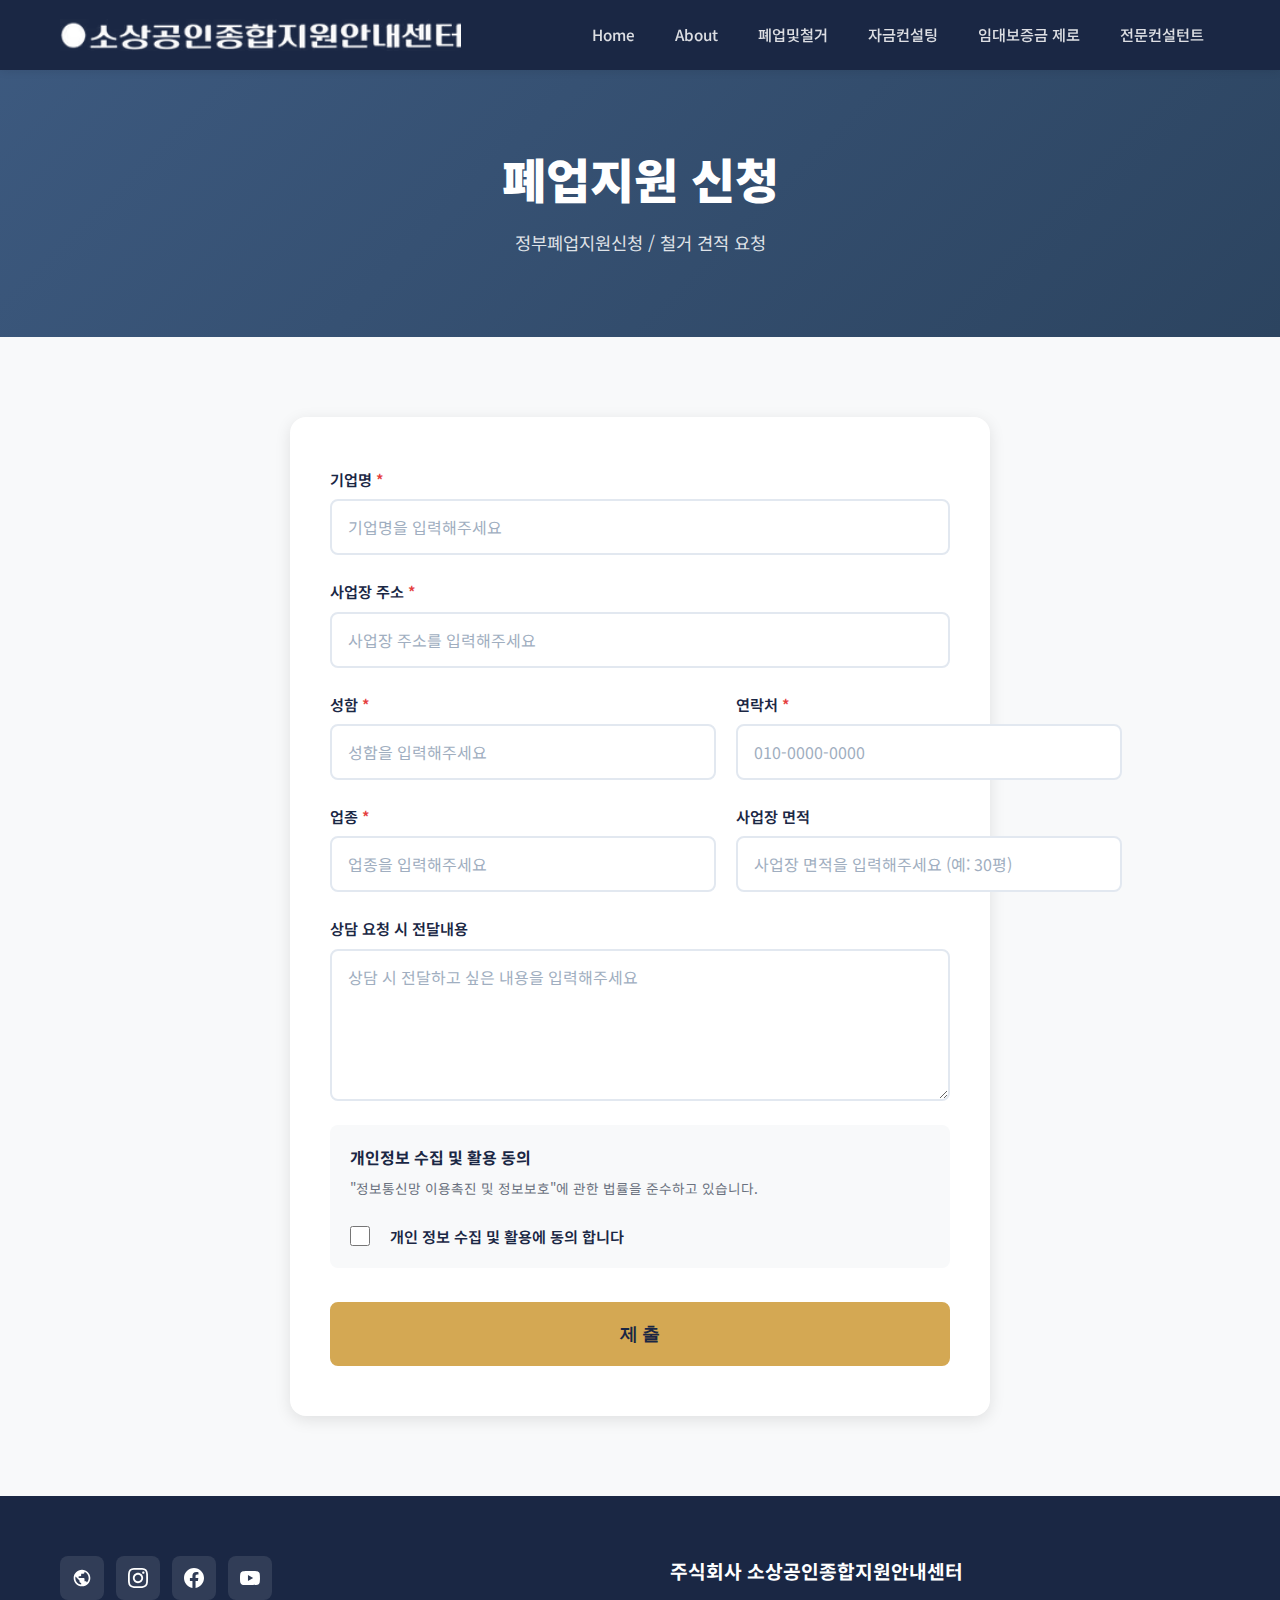
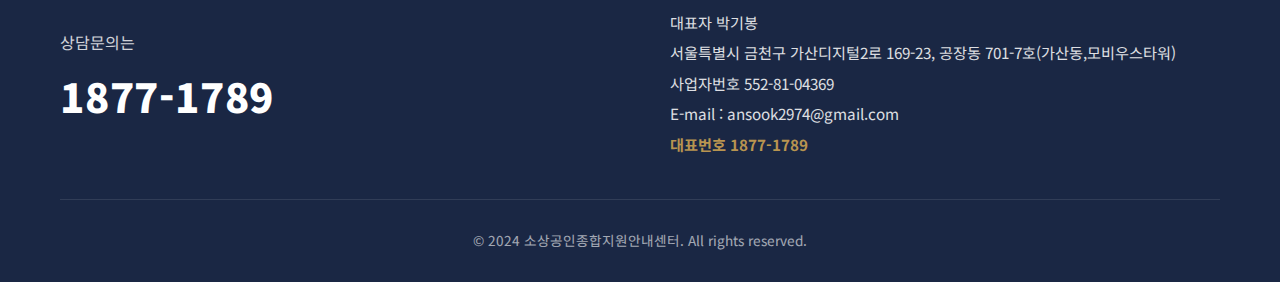
<file: apply.html>
<!DOCTYPE html>
<html lang="ko">
<head>
    <meta charset="UTF-8">
    <meta name="viewport" content="width=device-width, initial-scale=1.0">
    <title>폐업지원 신청 - 소상공인종합지원안내센터</title>
    <link rel="preconnect" href="https://fonts.googleapis.com">
    <link rel="preconnect" href="https://fonts.gstatic.com" crossorigin>
    <link href="https://fonts.googleapis.com/css2?family=Noto+Sans+KR:wght@300;400;500;700;900&display=swap" rel="stylesheet">
    <link rel="stylesheet" href="styles.css">
</head>
<body>
    <!-- Header -->
    <header class="header">
        <div class="header-container">
            <a href="/" class="logo">
                <img src="images/main logo.avif" alt="소상공인종합지원안내센터" class="logo-img">
            </a>
            <nav class="nav">
                <ul class="nav-list">
                    <li><a href="index.html" class="nav-link">Home</a></li>
                    <li><a href="about.html" class="nav-link">About</a></li>
                    <li><a href="closure.html" class="nav-link">폐업및철거</a></li>
                    <li><a href="funding.html" class="nav-link">자금컨설팅</a></li>
                    <li><a href="deposit.html" class="nav-link">임대보증금 제로</a></li>
                    <li><a href="consultant.html" class="nav-link">전문컨설턴트</a></li>
                </ul>
            </nav>
            <button class="mobile-menu-btn" aria-label="메뉴 열기">
                <span></span>
                <span></span>
                <span></span>
            </button>
        </div>
    </header>

    <!-- Mobile Navigation -->
    <div class="mobile-nav">
        <ul class="mobile-nav-list">
            <li><a href="index.html">Home</a></li>
            <li><a href="about.html">About</a></li>
            <li><a href="closure.html">폐업및철거</a></li>
            <li><a href="funding.html">자금컨설팅</a></li>
            <li><a href="deposit.html">임대보증금 제로</a></li>
            <li><a href="consultant.html">전문컨설턴트</a></li>
        </ul>
    </div>

    <!-- Page Hero -->
    <section class="page-hero page-hero-blue">
        <div class="page-hero-content">
            <h1>폐업지원 신청</h1>
            <p>정부폐업지원신청 / 철거 견적 요청</p>
        </div>
    </section>

    <!-- Apply Form Section -->
    <section class="apply-section">
        <div class="container">
            <div class="apply-form-container">
                <form class="apply-form" id="applyForm">
                    <div class="form-group">
                        <label for="companyName">기업명 <span class="required">*</span></label>
                        <input type="text" id="companyName" name="companyName" required placeholder="기업명을 입력해주세요">
                    </div>

                    <div class="form-group">
                        <label for="address">사업장 주소 <span class="required">*</span></label>
                        <input type="text" id="address" name="address" required placeholder="사업장 주소를 입력해주세요">
                    </div>

                    <div class="form-row">
                        <div class="form-group">
                            <label for="name">성함 <span class="required">*</span></label>
                            <input type="text" id="name" name="name" required placeholder="성함을 입력해주세요">
                        </div>
                        <div class="form-group">
                            <label for="phone">연락처 <span class="required">*</span></label>
                            <input type="tel" id="phone" name="phone" required placeholder="010-0000-0000">
                        </div>
                    </div>

                    <div class="form-row">
                        <div class="form-group">
                            <label for="industry">업종 <span class="required">*</span></label>
                            <input type="text" id="industry" name="industry" required placeholder="업종을 입력해주세요">
                        </div>
                        <div class="form-group">
                            <label for="area">사업장 면적</label>
                            <input type="text" id="area" name="area" placeholder="사업장 면적을 입력해주세요 (예: 30평)">
                        </div>
                    </div>

                    <div class="form-group">
                        <label for="message">상담 요청 시 전달내용</label>
                        <textarea id="message" name="message" rows="5" placeholder="상담 시 전달하고 싶은 내용을 입력해주세요"></textarea>
                    </div>

                    <div class="form-group form-checkbox">
                        <div class="privacy-notice">
                            <h4>개인정보 수집 및 활용 동의</h4>
                            <p>"정보통신망 이용촉진 및 정보보호"에 관한 법률을 준수하고 있습니다.</p>
                        </div>
                        <label class="checkbox-label">
                            <input type="checkbox" id="privacy" name="privacy" required>
                            <span class="checkmark"></span>
                            <span>개인 정보 수집 및 활용에 동의 합니다</span>
                        </label>
                    </div>

                    <button type="submit" class="btn btn-primary btn-submit">
                        제 출
                    </button>
                </form>
            </div>
        </div>
    </section>

    <!-- Footer -->
    <footer class="footer">
        <div class="container">
            <div class="footer-content">
                <div class="footer-left">
                    <div class="footer-social">
                        <a href="#" class="social-link" aria-label="블로그">
                            <svg viewBox="0 0 24 24" fill="currentColor"><path d="M12 2C6.48 2 2 6.48 2 12s4.48 10 10 10 10-4.48 10-10S17.52 2 12 2zm-1 17.93c-3.95-.49-7-3.85-7-7.93 0-.62.08-1.21.21-1.79L9 15v1c0 1.1.9 2 2 2v1.93zm6.9-2.54c-.26-.81-1-1.39-1.9-1.39h-1v-3c0-.55-.45-1-1-1H8v-2h2c.55 0 1-.45 1-1V7h2c1.1 0 2-.9 2-2v-.41c2.93 1.19 5 4.06 5 7.41 0 2.08-.8 3.97-2.1 5.39z"/></svg>
                        </a>
                        <a href="#" class="social-link" aria-label="인스타그램">
                            <svg viewBox="0 0 24 24" fill="currentColor"><path d="M12 2.163c3.204 0 3.584.012 4.85.07 3.252.148 4.771 1.691 4.919 4.919.058 1.265.069 1.645.069 4.849 0 3.205-.012 3.584-.069 4.849-.149 3.225-1.664 4.771-4.919 4.919-1.266.058-1.644.07-4.85.07-3.204 0-3.584-.012-4.849-.07-3.26-.149-4.771-1.699-4.919-4.92-.058-1.265-.07-1.644-.07-4.849 0-3.204.013-3.583.07-4.849.149-3.227 1.664-4.771 4.919-4.919 1.266-.057 1.645-.069 4.849-.069zm0-2.163c-3.259 0-3.667.014-4.947.072-4.358.2-6.78 2.618-6.98 6.98-.059 1.281-.073 1.689-.073 4.948 0 3.259.014 3.668.072 4.948.2 4.358 2.618 6.78 6.98 6.98 1.281.058 1.689.072 4.948.072 3.259 0 3.668-.014 4.948-.072 4.354-.2 6.782-2.618 6.979-6.98.059-1.28.073-1.689.073-4.948 0-3.259-.014-3.667-.072-4.947-.196-4.354-2.617-6.78-6.979-6.98-1.281-.059-1.69-.073-4.949-.073zm0 5.838c-3.403 0-6.162 2.759-6.162 6.162s2.759 6.163 6.162 6.163 6.162-2.759 6.162-6.163c0-3.403-2.759-6.162-6.162-6.162zm0 10.162c-2.209 0-4-1.79-4-4 0-2.209 1.791-4 4-4s4 1.791 4 4c0 2.21-1.791 4-4 4zm6.406-11.845c-.796 0-1.441.645-1.441 1.44s.645 1.44 1.441 1.44c.795 0 1.439-.645 1.439-1.44s-.644-1.44-1.439-1.44z"/></svg>
                        </a>
                        <a href="#" class="social-link" aria-label="페이스북">
                            <svg viewBox="0 0 24 24" fill="currentColor"><path d="M24 12.073c0-6.627-5.373-12-12-12s-12 5.373-12 12c0 5.99 4.388 10.954 10.125 11.854v-8.385H7.078v-3.47h3.047V9.43c0-3.007 1.792-4.669 4.533-4.669 1.312 0 2.686.235 2.686.235v2.953H15.83c-1.491 0-1.956.925-1.956 1.874v2.25h3.328l-.532 3.47h-2.796v8.385C19.612 23.027 24 18.062 24 12.073z"/></svg>
                        </a>
                        <a href="#" class="social-link" aria-label="유튜브">
                            <svg viewBox="0 0 24 24" fill="currentColor"><path d="M23.498 6.186a3.016 3.016 0 0 0-2.122-2.136C19.505 3.545 12 3.545 12 3.545s-7.505 0-9.377.505A3.017 3.017 0 0 0 .502 6.186C0 8.07 0 12 0 12s0 3.93.502 5.814a3.016 3.016 0 0 0 2.122 2.136c1.871.505 9.376.505 9.376.505s7.505 0 9.377-.505a3.015 3.015 0 0 0 2.122-2.136C24 15.93 24 12 24 12s0-3.93-.502-5.814zM9.545 15.568V8.432L15.818 12l-6.273 3.568z"/></svg>
                        </a>
                    </div>
                    <div class="footer-phone">
                        <span class="phone-label">상담문의는</span>
                        <a href="tel:1877-1789" class="phone-number">1877-1789</a>
                    </div>
                </div>
                <div class="footer-right">
                    <div class="footer-info">
                        <h3>주식회사 소상공인종합지원안내센터</h3>
                        <address>
                            대표자 박기봉<br>
                            서울특별시 금천구 가산디지털2로 169-23, 공장동 701-7호(가산동,모비우스타워)<br>
                            사업자번호 552-81-04369<br>
                            E-mail : ansook2974@gmail.com<br>
                            <strong>대표번호 1877-1789</strong>
                        </address>
                    </div>
                </div>
            </div>
            <div class="footer-bottom">
                <p>&copy; 2024 소상공인종합지원안내센터. All rights reserved.</p>
            </div>
        </div>
    </footer>

    <script src="script.js"></script>
    <script>
        // Form submission handling
        document.getElementById('applyForm').addEventListener('submit', function(e) {
            e.preventDefault();
            
            // Collect form data
            const formData = new FormData(this);
            const data = Object.fromEntries(formData);
            
            // Here you can send the data to your server or email service
            // For now, show a success message
            alert('신청이 완료되었습니다. 담당자가 곧 연락드리겠습니다.');
            
            // Reset form
            this.reset();
        });
    </script>
</body>
</html>
</file>
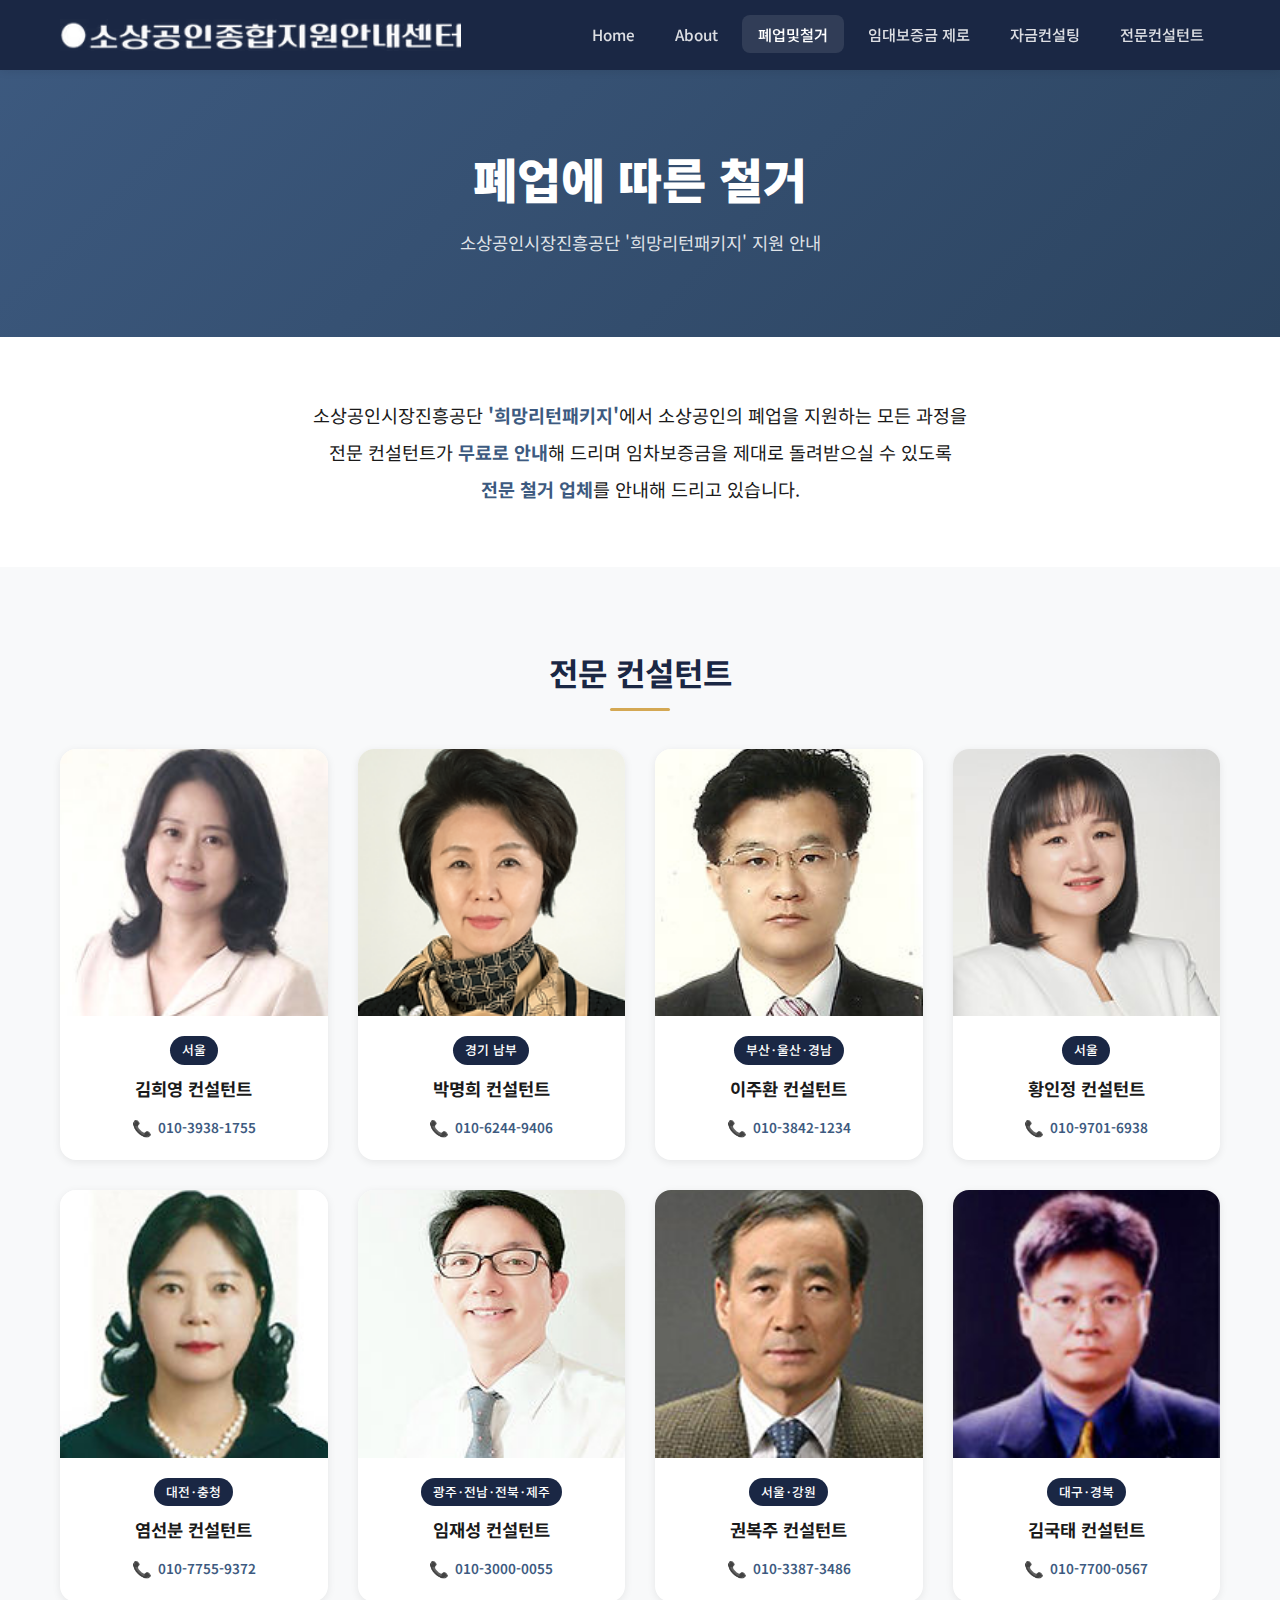
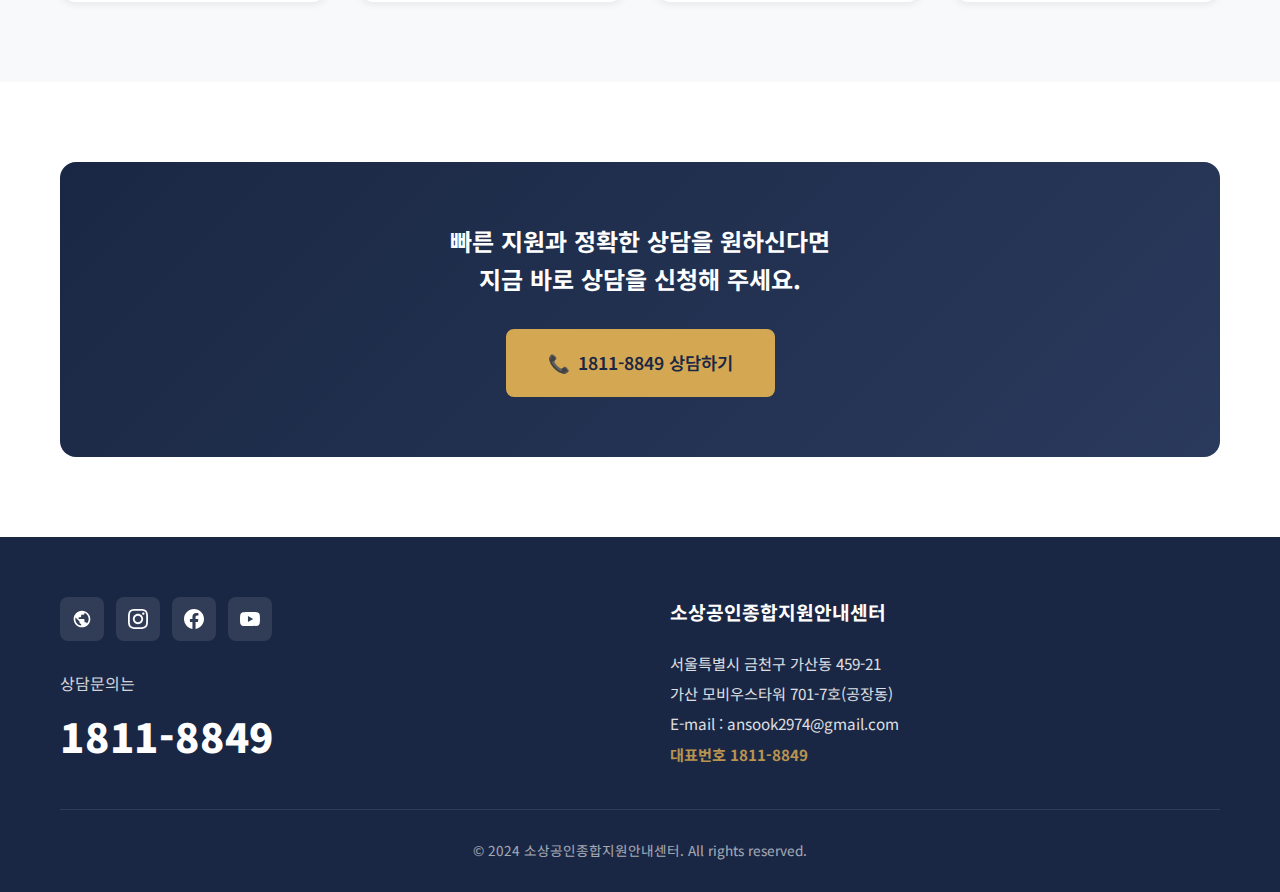
<file: closure.html>
<!DOCTYPE html>
<html lang="ko">
<head>
    <meta charset="UTF-8">
    <meta name="viewport" content="width=device-width, initial-scale=1.0">
    <title>폐업및철거 - 소상공인종합지원안내센터</title>
    <link rel="preconnect" href="https://fonts.googleapis.com">
    <link rel="preconnect" href="https://fonts.gstatic.com" crossorigin>
    <link href="https://fonts.googleapis.com/css2?family=Noto+Sans+KR:wght@300;400;500;700;900&display=swap" rel="stylesheet">
    <link rel="stylesheet" href="styles.css">
</head>
<body>
    <!-- Header -->
    <header class="header">
        <div class="header-container">
            <a href="/" class="logo">
                <img src="images/main logo.avif" alt="소상공인종합지원안내센터" class="logo-img">
            </a>
            <nav class="nav">
                <ul class="nav-list">
                    <li><a href="index.html" class="nav-link">Home</a></li>
                    <li><a href="about.html" class="nav-link">About</a></li>
                    <li><a href="closure.html" class="nav-link active">폐업및철거</a></li>
                    <li><a href="deposit.html" class="nav-link">임대보증금 제로</a></li>
                    <li><a href="funding.html" class="nav-link">자금컨설팅</a></li>
                    <li><a href="consultant.html" class="nav-link">전문컨설턴트</a></li>
                </ul>
            </nav>
            <button class="mobile-menu-btn" aria-label="메뉴 열기">
                <span></span>
                <span></span>
                <span></span>
            </button>
        </div>
    </header>

    <!-- Mobile Navigation -->
    <div class="mobile-nav">
        <ul class="mobile-nav-list">
            <li><a href="index.html">Home</a></li>
            <li><a href="about.html">About</a></li>
            <li><a href="closure.html">폐업및철거</a></li>
            <li><a href="#">임대보증금 제로</a></li>
            <li><a href="#">자금컨설팅</a></li>
            <li><a href="#">전문컨설턴트</a></li>
        </ul>
    </div>

    <!-- Page Hero -->
    <section class="page-hero page-hero-blue">
        <div class="page-hero-content">
            <h1>폐업에 따른 철거</h1>
            <p>소상공인시장진흥공단 '희망리턴패키지' 지원 안내</p>
        </div>
    </section>

    <!-- Description Section -->
    <section class="closure-intro">
        <div class="container">
            <div class="intro-box">
                <p>
                    소상공인시장진흥공단 <strong>'희망리턴패키지'</strong>에서 소상공인의 폐업을 지원하는 모든 과정을
                    <br>전문 컨설턴트가 <strong>무료로 안내</strong>해 드리며 임차보증금을 제대로 돌려받으실 수 있도록
                    <br><strong>전문 철거 업체</strong>를 안내해 드리고 있습니다.
                </p>
            </div>
        </div>
    </section>

    <!-- Consultants Section -->
    <section class="consultants">
        <div class="container">
            <h2 class="section-title">전문 컨설턴트</h2>
            <div class="consultants-grid">
                <!-- 김희영 -->
                <div class="consultant-card">
                    <div class="consultant-image">
                        <img src="images/김희영.jpg" alt="김희영 컨설턴트">
                    </div>
                    <div class="consultant-info">
                        <span class="consultant-region">서울</span>
                        <h3 class="consultant-name">김희영 컨설턴트</h3>
                        <a href="tel:010-3938-1755" class="consultant-phone">
                            <span class="phone-icon">📞</span>
                            010-3938-1755
                        </a>
                    </div>
                </div>

                <!-- 박명희 -->
                <div class="consultant-card">
                    <div class="consultant-image">
                        <img src="images/박명희.png" alt="박명희 컨설턴트">
                    </div>
                    <div class="consultant-info">
                        <span class="consultant-region">경기 남부</span>
                        <h3 class="consultant-name">박명희 컨설턴트</h3>
                        <a href="tel:010-6244-9406" class="consultant-phone">
                            <span class="phone-icon">📞</span>
                            010-6244-9406
                        </a>
                    </div>
                </div>

                <!-- 이주환 -->
                <div class="consultant-card">
                    <div class="consultant-image">
                        <img src="images/이주환.jpg" alt="이주환 컨설턴트">
                    </div>
                    <div class="consultant-info">
                        <span class="consultant-region">부산·울산·경남</span>
                        <h3 class="consultant-name">이주환 컨설턴트</h3>
                        <a href="tel:010-3842-1234" class="consultant-phone">
                            <span class="phone-icon">📞</span>
                            010-3842-1234
                        </a>
                    </div>
                </div>

                <!-- 황인정 -->
                <div class="consultant-card">
                    <div class="consultant-image">
                        <img src="images/황인정.jpg" alt="황인정 컨설턴트">
                    </div>
                    <div class="consultant-info">
                        <span class="consultant-region">서울</span>
                        <h3 class="consultant-name">황인정 컨설턴트</h3>
                        <a href="tel:010-9701-6938" class="consultant-phone">
                            <span class="phone-icon">📞</span>
                            010-9701-6938
                        </a>
                    </div>
                </div>

                <!-- 염선분 -->
                <div class="consultant-card">
                    <div class="consultant-image">
                        <img src="images/염선분.jpg" alt="염선분 컨설턴트">
                    </div>
                    <div class="consultant-info">
                        <span class="consultant-region">대전·충청</span>
                        <h3 class="consultant-name">염선분 컨설턴트</h3>
                        <a href="tel:010-7755-9372" class="consultant-phone">
                            <span class="phone-icon">📞</span>
                            010-7755-9372
                        </a>
                    </div>
                </div>

                <!-- 임재성 -->
                <div class="consultant-card">
                    <div class="consultant-image">
                        <img src="images/임재성.jpg" alt="임재성 컨설턴트">
                    </div>
                    <div class="consultant-info">
                        <span class="consultant-region">광주·전남·전북·제주</span>
                        <h3 class="consultant-name">임재성 컨설턴트</h3>
                        <a href="tel:010-3000-0055" class="consultant-phone">
                            <span class="phone-icon">📞</span>
                            010-3000-0055
                        </a>
                    </div>
                </div>

                <!-- 권복주 -->
                <div class="consultant-card">
                    <div class="consultant-image">
                        <img src="images/권복주.jpg" alt="권복주 컨설턴트">
                    </div>
                    <div class="consultant-info">
                        <span class="consultant-region">서울·강원</span>
                        <h3 class="consultant-name">권복주 컨설턴트</h3>
                        <a href="tel:010-3387-3486" class="consultant-phone">
                            <span class="phone-icon">📞</span>
                            010-3387-3486
                        </a>
                    </div>
                </div>

                <!-- 김국태 -->
                <div class="consultant-card">
                    <div class="consultant-image">
                        <img src="images/김국태.jpg" alt="김국태 컨설턴트">
                    </div>
                    <div class="consultant-info">
                        <span class="consultant-region">대구·경북</span>
                        <h3 class="consultant-name">김국태 컨설턴트</h3>
                        <a href="tel:010-7700-0567" class="consultant-phone">
                            <span class="phone-icon">📞</span>
                            010-7700-0567
                        </a>
                    </div>
                </div>
            </div>
        </div>
    </section>

    <!-- CTA Section -->
    <section class="closure-cta">
        <div class="container">
            <div class="cta-box">
                <h2>빠른 지원과 정확한 상담을 원하신다면<br>지금 바로 상담을 신청해 주세요.</h2>
                <a href="tel:1811-8849" class="btn btn-primary btn-lg">
                    <span class="btn-icon">📞</span>
                    1811-8849 상담하기
                </a>
            </div>
        </div>
    </section>

    <!-- Footer -->
    <footer class="footer">
        <div class="container">
            <div class="footer-content">
                <div class="footer-left">
                    <div class="footer-social">
                        <a href="#" class="social-link" aria-label="블로그">
                            <svg viewBox="0 0 24 24" fill="currentColor"><path d="M12 2C6.48 2 2 6.48 2 12s4.48 10 10 10 10-4.48 10-10S17.52 2 12 2zm-1 17.93c-3.95-.49-7-3.85-7-7.93 0-.62.08-1.21.21-1.79L9 15v1c0 1.1.9 2 2 2v1.93zm6.9-2.54c-.26-.81-1-1.39-1.9-1.39h-1v-3c0-.55-.45-1-1-1H8v-2h2c.55 0 1-.45 1-1V7h2c1.1 0 2-.9 2-2v-.41c2.93 1.19 5 4.06 5 7.41 0 2.08-.8 3.97-2.1 5.39z"/></svg>
                        </a>
                        <a href="#" class="social-link" aria-label="인스타그램">
                            <svg viewBox="0 0 24 24" fill="currentColor"><path d="M12 2.163c3.204 0 3.584.012 4.85.07 3.252.148 4.771 1.691 4.919 4.919.058 1.265.069 1.645.069 4.849 0 3.205-.012 3.584-.069 4.849-.149 3.225-1.664 4.771-4.919 4.919-1.266.058-1.644.07-4.85.07-3.204 0-3.584-.012-4.849-.07-3.26-.149-4.771-1.699-4.919-4.92-.058-1.265-.07-1.644-.07-4.849 0-3.204.013-3.583.07-4.849.149-3.227 1.664-4.771 4.919-4.919 1.266-.057 1.645-.069 4.849-.069zm0-2.163c-3.259 0-3.667.014-4.947.072-4.358.2-6.78 2.618-6.98 6.98-.059 1.281-.073 1.689-.073 4.948 0 3.259.014 3.668.072 4.948.2 4.358 2.618 6.78 6.98 6.98 1.281.058 1.689.072 4.948.072 3.259 0 3.668-.014 4.948-.072 4.354-.2 6.782-2.618 6.979-6.98.059-1.28.073-1.689.073-4.948 0-3.259-.014-3.667-.072-4.947-.196-4.354-2.617-6.78-6.979-6.98-1.281-.059-1.69-.073-4.949-.073zm0 5.838c-3.403 0-6.162 2.759-6.162 6.162s2.759 6.163 6.162 6.163 6.162-2.759 6.162-6.163c0-3.403-2.759-6.162-6.162-6.162zm0 10.162c-2.209 0-4-1.79-4-4 0-2.209 1.791-4 4-4s4 1.791 4 4c0 2.21-1.791 4-4 4zm6.406-11.845c-.796 0-1.441.645-1.441 1.44s.645 1.44 1.441 1.44c.795 0 1.439-.645 1.439-1.44s-.644-1.44-1.439-1.44z"/></svg>
                        </a>
                        <a href="#" class="social-link" aria-label="페이스북">
                            <svg viewBox="0 0 24 24" fill="currentColor"><path d="M24 12.073c0-6.627-5.373-12-12-12s-12 5.373-12 12c0 5.99 4.388 10.954 10.125 11.854v-8.385H7.078v-3.47h3.047V9.43c0-3.007 1.792-4.669 4.533-4.669 1.312 0 2.686.235 2.686.235v2.953H15.83c-1.491 0-1.956.925-1.956 1.874v2.25h3.328l-.532 3.47h-2.796v8.385C19.612 23.027 24 18.062 24 12.073z"/></svg>
                        </a>
                        <a href="#" class="social-link" aria-label="유튜브">
                            <svg viewBox="0 0 24 24" fill="currentColor"><path d="M23.498 6.186a3.016 3.016 0 0 0-2.122-2.136C19.505 3.545 12 3.545 12 3.545s-7.505 0-9.377.505A3.017 3.017 0 0 0 .502 6.186C0 8.07 0 12 0 12s0 3.93.502 5.814a3.016 3.016 0 0 0 2.122 2.136c1.871.505 9.376.505 9.376.505s7.505 0 9.377-.505a3.015 3.015 0 0 0 2.122-2.136C24 15.93 24 12 24 12s0-3.93-.502-5.814zM9.545 15.568V8.432L15.818 12l-6.273 3.568z"/></svg>
                        </a>
                    </div>
                    <div class="footer-phone">
                        <span class="phone-label">상담문의는</span>
                        <a href="tel:1811-8849" class="phone-number">1811-8849</a>
                    </div>
                </div>
                <div class="footer-right">
                    <div class="footer-info">
                        <h3>소상공인종합지원안내센터</h3>
                        <address>
                            서울특별시 금천구 가산동 459-21<br>
                            가산 모비우스타워 701-7호(공장동)<br>
                            E-mail : ansook2974@gmail.com<br>
                            <strong>대표번호 1811-8849</strong>
                        </address>
                    </div>
                </div>
            </div>
            <div class="footer-bottom">
                <p>&copy; 2024 소상공인종합지원안내센터. All rights reserved.</p>
            </div>
        </div>
    </footer>

    <script src="script.js"></script>
</body>
</html>
</file>
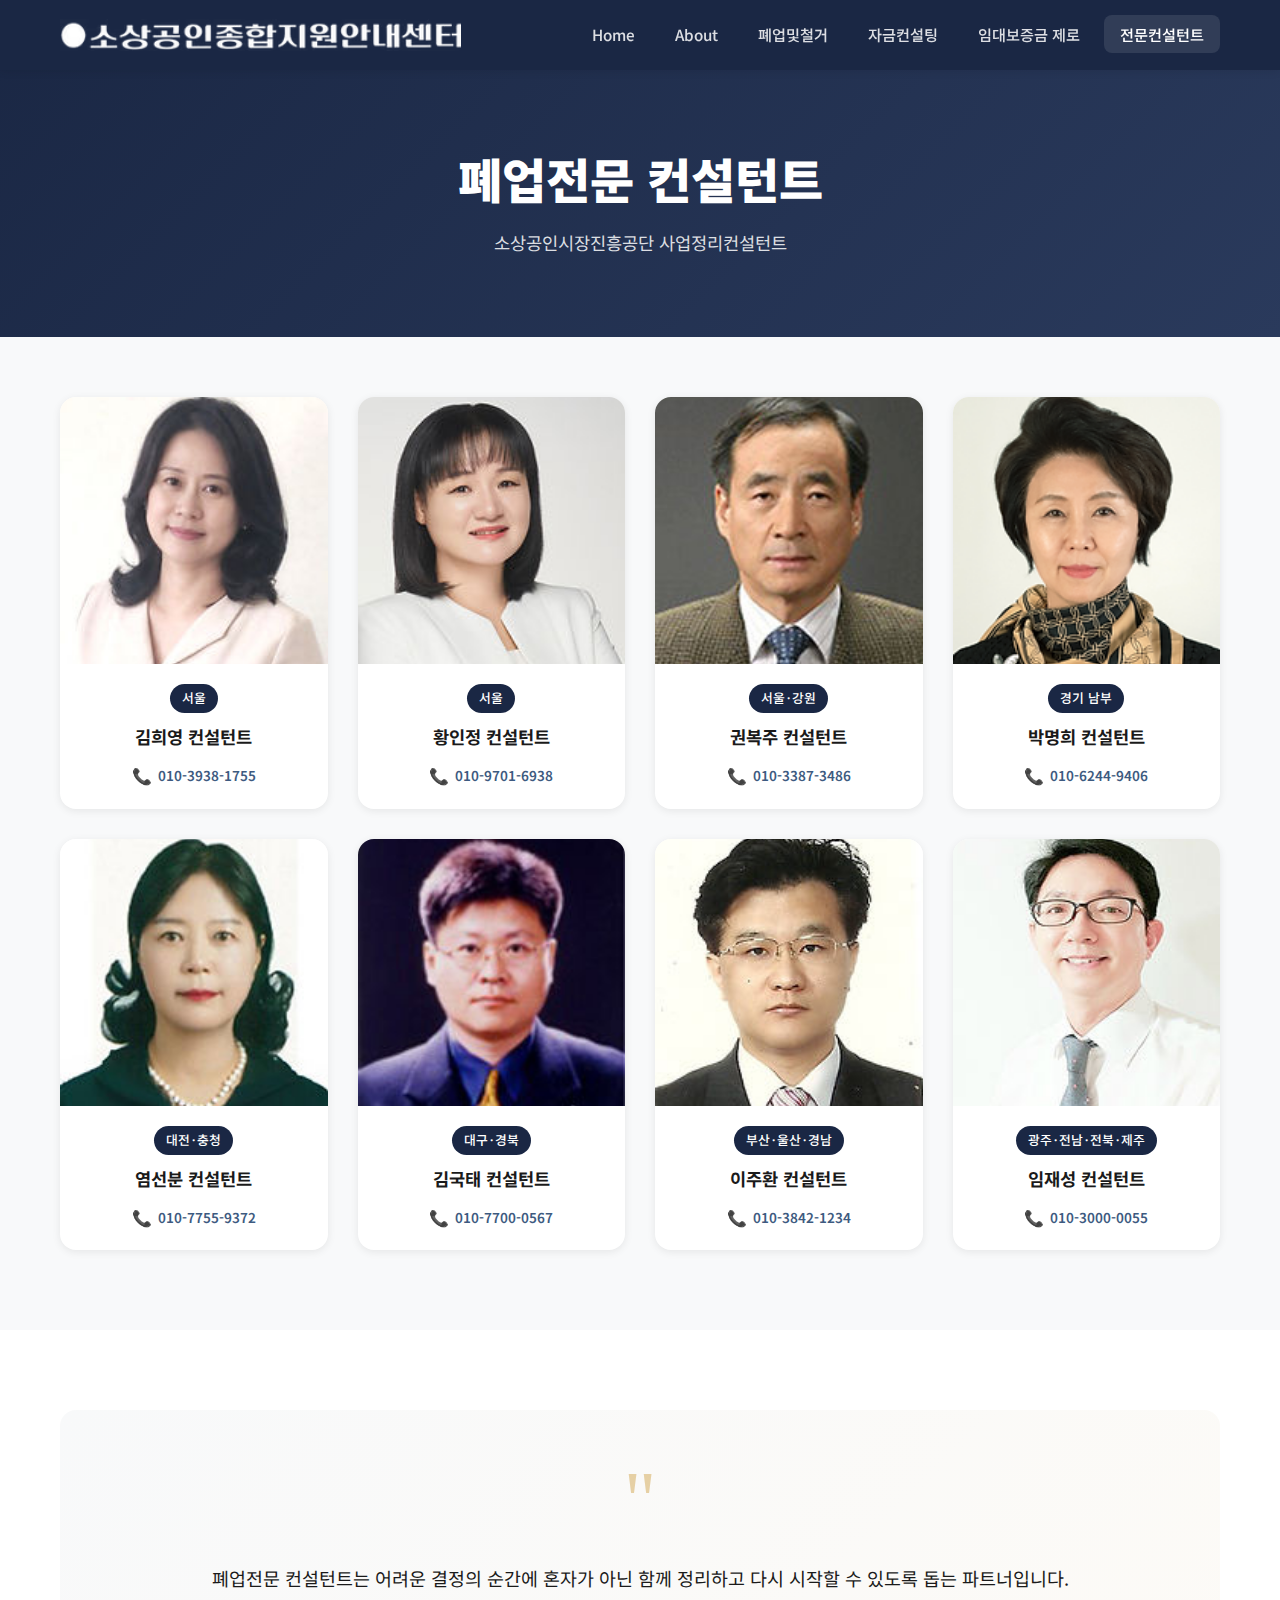
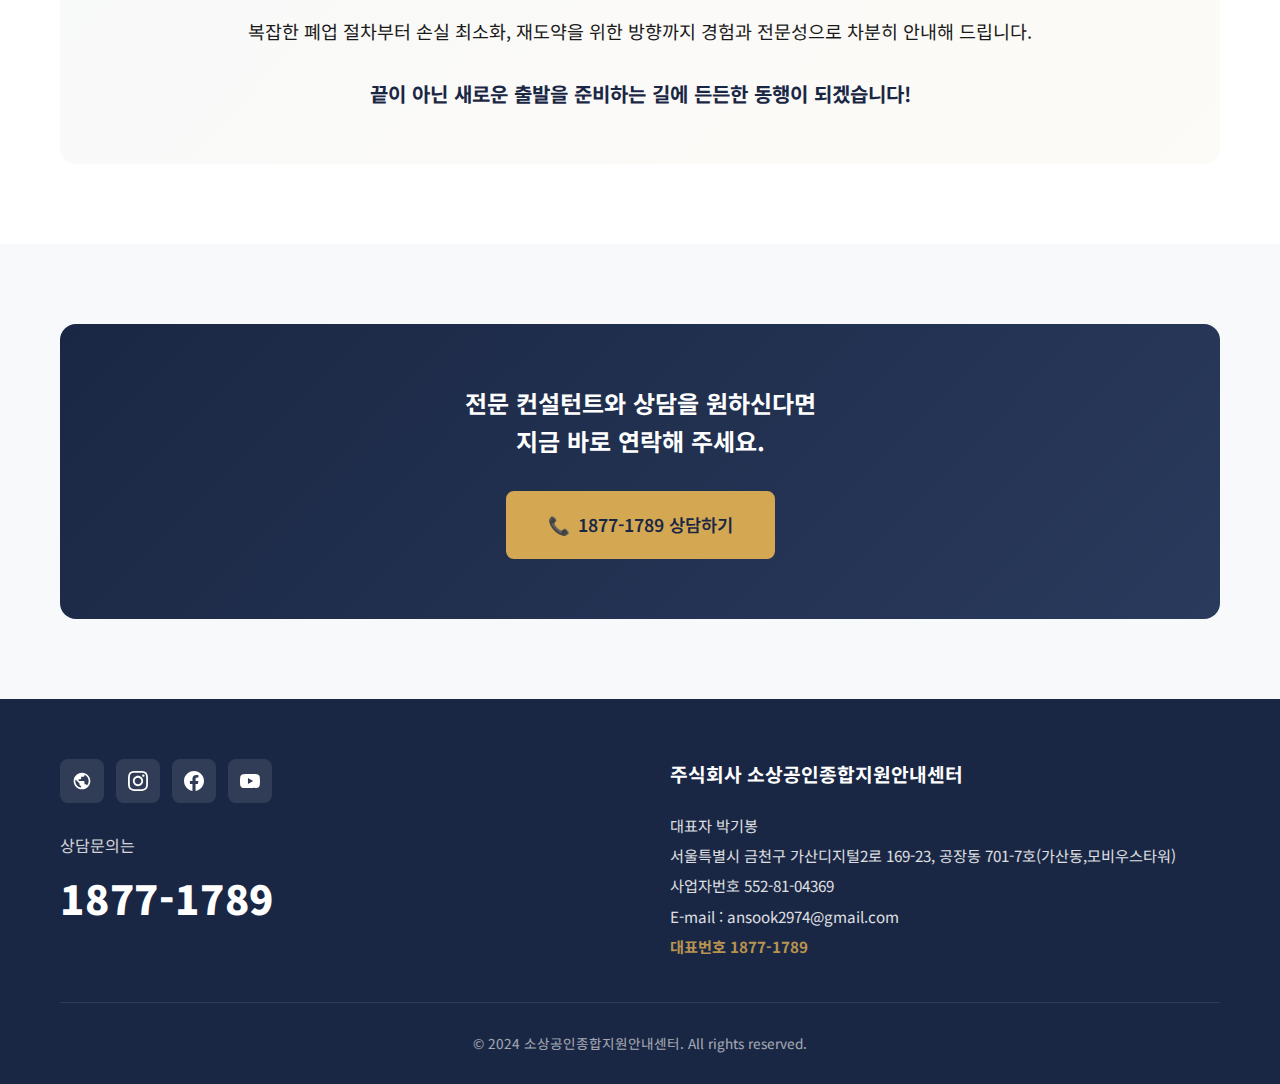
<file: consultant.html>
<!DOCTYPE html>
<html lang="ko">
<head>
    <meta charset="UTF-8">
    <meta name="viewport" content="width=device-width, initial-scale=1.0">
    <title>전문컨설턴트 - 소상공인종합지원안내센터</title>
    <link rel="preconnect" href="https://fonts.googleapis.com">
    <link rel="preconnect" href="https://fonts.gstatic.com" crossorigin>
    <link href="https://fonts.googleapis.com/css2?family=Noto+Sans+KR:wght@300;400;500;700;900&display=swap" rel="stylesheet">
    <link rel="stylesheet" href="styles.css">
</head>
<body>
    <!-- Header -->
    <header class="header">
        <div class="header-container">
            <a href="/" class="logo">
                <img src="images/main logo.avif" alt="소상공인종합지원안내센터" class="logo-img">
            </a>
            <nav class="nav">
                <ul class="nav-list">
                    <li><a href="index.html" class="nav-link">Home</a></li>
                    <li><a href="about.html" class="nav-link">About</a></li>
                    <li><a href="closure.html" class="nav-link">폐업및철거</a></li>
                    <li><a href="funding.html" class="nav-link">자금컨설팅</a></li>
                    <li><a href="deposit.html" class="nav-link">임대보증금 제로</a></li>
                    <li><a href="consultant.html" class="nav-link active">전문컨설턴트</a></li>
                </ul>
            </nav>
            <button class="mobile-menu-btn" aria-label="메뉴 열기">
                <span></span>
                <span></span>
                <span></span>
            </button>
        </div>
    </header>

    <!-- Mobile Navigation -->
    <div class="mobile-nav">
        <ul class="mobile-nav-list">
            <li><a href="index.html">Home</a></li>
            <li><a href="about.html">About</a></li>
            <li><a href="closure.html">폐업및철거</a></li>
            <li><a href="funding.html">자금컨설팅</a></li>
            <li><a href="deposit.html">임대보증금 제로</a></li>
            <li><a href="consultant.html">전문컨설턴트</a></li>
        </ul>
    </div>

    <!-- Page Hero -->
    <section class="page-hero">
        <div class="page-hero-content">
            <h1>폐업전문 컨설턴트</h1>
            <p>소상공인시장진흥공단 사업정리컨설턴트</p>
        </div>
    </section>

    <!-- Consultants Section -->
    <section class="consultants consultant-page">
        <div class="container">
            <div class="consultants-grid">
                <!-- 김희영 -->
                <div class="consultant-card">
                    <div class="consultant-image">
                        <img src="images/김희영.jpg" alt="김희영 컨설턴트">
                    </div>
                    <div class="consultant-info">
                        <span class="consultant-region">서울</span>
                        <h3 class="consultant-name">김희영 컨설턴트</h3>
                        <a href="tel:010-3938-1755" class="consultant-phone">
                            <span class="phone-icon">📞</span>
                            010-3938-1755
                        </a>
                    </div>
                </div>

                <!-- 황인정 -->
                <div class="consultant-card">
                    <div class="consultant-image">
                        <img src="images/황인정.jpg" alt="황인정 컨설턴트">
                    </div>
                    <div class="consultant-info">
                        <span class="consultant-region">서울</span>
                        <h3 class="consultant-name">황인정 컨설턴트</h3>
                        <a href="tel:010-9701-6938" class="consultant-phone">
                            <span class="phone-icon">📞</span>
                            010-9701-6938
                        </a>
                    </div>
                </div>

                <!-- 권복주 -->
                <div class="consultant-card">
                    <div class="consultant-image">
                        <img src="images/권복주.jpg" alt="권복주 컨설턴트">
                    </div>
                    <div class="consultant-info">
                        <span class="consultant-region">서울·강원</span>
                        <h3 class="consultant-name">권복주 컨설턴트</h3>
                        <a href="tel:010-3387-3486" class="consultant-phone">
                            <span class="phone-icon">📞</span>
                            010-3387-3486
                        </a>
                    </div>
                </div>

                <!-- 박명희 -->
                <div class="consultant-card">
                    <div class="consultant-image">
                        <img src="images/박명희.png" alt="박명희 컨설턴트">
                    </div>
                    <div class="consultant-info">
                        <span class="consultant-region">경기 남부</span>
                        <h3 class="consultant-name">박명희 컨설턴트</h3>
                        <a href="tel:010-6244-9406" class="consultant-phone">
                            <span class="phone-icon">📞</span>
                            010-6244-9406
                        </a>
                    </div>
                </div>

                <!-- 염선분 -->
                <div class="consultant-card">
                    <div class="consultant-image">
                        <img src="images/염선분.jpg" alt="염선분 컨설턴트">
                    </div>
                    <div class="consultant-info">
                        <span class="consultant-region">대전·충청</span>
                        <h3 class="consultant-name">염선분 컨설턴트</h3>
                        <a href="tel:010-7755-9372" class="consultant-phone">
                            <span class="phone-icon">📞</span>
                            010-7755-9372
                        </a>
                    </div>
                </div>

                <!-- 김국태 -->
                <div class="consultant-card">
                    <div class="consultant-image">
                        <img src="images/김국태.jpg" alt="김국태 컨설턴트">
                    </div>
                    <div class="consultant-info">
                        <span class="consultant-region">대구·경북</span>
                        <h3 class="consultant-name">김국태 컨설턴트</h3>
                        <a href="tel:010-7700-0567" class="consultant-phone">
                            <span class="phone-icon">📞</span>
                            010-7700-0567
                        </a>
                    </div>
                </div>

                <!-- 이주환 -->
                <div class="consultant-card">
                    <div class="consultant-image">
                        <img src="images/이주환.jpg" alt="이주환 컨설턴트">
                    </div>
                    <div class="consultant-info">
                        <span class="consultant-region">부산·울산·경남</span>
                        <h3 class="consultant-name">이주환 컨설턴트</h3>
                        <a href="tel:010-3842-1234" class="consultant-phone">
                            <span class="phone-icon">📞</span>
                            010-3842-1234
                        </a>
                    </div>
                </div>

                <!-- 임재성 -->
                <div class="consultant-card">
                    <div class="consultant-image">
                        <img src="images/임재성.jpg" alt="임재성 컨설턴트">
                    </div>
                    <div class="consultant-info">
                        <span class="consultant-region">광주·전남·전북·제주</span>
                        <h3 class="consultant-name">임재성 컨설턴트</h3>
                        <a href="tel:010-3000-0055" class="consultant-phone">
                            <span class="phone-icon">📞</span>
                            010-3000-0055
                        </a>
                    </div>
                </div>
            </div>
        </div>
    </section>

    <!-- Quote Section -->
    <section class="consultant-quote">
        <div class="container">
            <div class="quote-box">
                <div class="quote-icon">"</div>
                <p>
                    폐업전문 컨설턴트는<br class="mobile-br">
                    어려운 결정의 순간에<br class="mobile-br">
                    혼자가 아닌 함께 정리하고<br class="mobile-br">
                    다시 시작할 수 있도록<br class="mobile-br">
                    돕는 파트너입니다.
                </p>
                <p>
                    복잡한 폐업 절차부터<br class="mobile-br">
                    손실 최소화, 재도약을 위한 방향까지<br class="mobile-br">
                    경험과 전문성으로<br class="mobile-br">
                    차분히 안내해 드립니다.
                </p>
                <p class="quote-highlight">
                    끝이 아닌 새로운 출발을<br class="mobile-br">
                    준비하는 길에<br class="mobile-br">
                    든든한 동행이 되겠습니다!
                </p>
            </div>
        </div>
    </section>

    <!-- CTA Section -->
    <section class="consultant-cta">
        <div class="container">
            <div class="cta-box">
                <h2>전문 컨설턴트와 상담을 원하신다면<br>지금 바로 연락해 주세요.</h2>
                <a href="tel:1877-1789" class="btn btn-primary btn-lg">
                    <span class="btn-icon">📞</span>
                    1877-1789 상담하기
                </a>
            </div>
        </div>
    </section>

    <!-- Footer -->
    <footer class="footer">
        <div class="container">
            <div class="footer-content">
                <div class="footer-left">
                    <div class="footer-social">
                        <a href="#" class="social-link" aria-label="블로그">
                            <svg viewBox="0 0 24 24" fill="currentColor"><path d="M12 2C6.48 2 2 6.48 2 12s4.48 10 10 10 10-4.48 10-10S17.52 2 12 2zm-1 17.93c-3.95-.49-7-3.85-7-7.93 0-.62.08-1.21.21-1.79L9 15v1c0 1.1.9 2 2 2v1.93zm6.9-2.54c-.26-.81-1-1.39-1.9-1.39h-1v-3c0-.55-.45-1-1-1H8v-2h2c.55 0 1-.45 1-1V7h2c1.1 0 2-.9 2-2v-.41c2.93 1.19 5 4.06 5 7.41 0 2.08-.8 3.97-2.1 5.39z"/></svg>
                        </a>
                        <a href="#" class="social-link" aria-label="인스타그램">
                            <svg viewBox="0 0 24 24" fill="currentColor"><path d="M12 2.163c3.204 0 3.584.012 4.85.07 3.252.148 4.771 1.691 4.919 4.919.058 1.265.069 1.645.069 4.849 0 3.205-.012 3.584-.069 4.849-.149 3.225-1.664 4.771-4.919 4.919-1.266.058-1.644.07-4.85.07-3.204 0-3.584-.012-4.849-.07-3.26-.149-4.771-1.699-4.919-4.92-.058-1.265-.07-1.644-.07-4.849 0-3.204.013-3.583.07-4.849.149-3.227 1.664-4.771 4.919-4.919 1.266-.057 1.645-.069 4.849-.069zm0-2.163c-3.259 0-3.667.014-4.947.072-4.358.2-6.78 2.618-6.98 6.98-.059 1.281-.073 1.689-.073 4.948 0 3.259.014 3.668.072 4.948.2 4.358 2.618 6.78 6.98 6.98 1.281.058 1.689.072 4.948.072 3.259 0 3.668-.014 4.948-.072 4.354-.2 6.782-2.618 6.979-6.98.059-1.28.073-1.689.073-4.948 0-3.259-.014-3.667-.072-4.947-.196-4.354-2.617-6.78-6.979-6.98-1.281-.059-1.69-.073-4.949-.073zm0 5.838c-3.403 0-6.162 2.759-6.162 6.162s2.759 6.163 6.162 6.163 6.162-2.759 6.162-6.163c0-3.403-2.759-6.162-6.162-6.162zm0 10.162c-2.209 0-4-1.79-4-4 0-2.209 1.791-4 4-4s4 1.791 4 4c0 2.21-1.791 4-4 4zm6.406-11.845c-.796 0-1.441.645-1.441 1.44s.645 1.44 1.441 1.44c.795 0 1.439-.645 1.439-1.44s-.644-1.44-1.439-1.44z"/></svg>
                        </a>
                        <a href="#" class="social-link" aria-label="페이스북">
                            <svg viewBox="0 0 24 24" fill="currentColor"><path d="M24 12.073c0-6.627-5.373-12-12-12s-12 5.373-12 12c0 5.99 4.388 10.954 10.125 11.854v-8.385H7.078v-3.47h3.047V9.43c0-3.007 1.792-4.669 4.533-4.669 1.312 0 2.686.235 2.686.235v2.953H15.83c-1.491 0-1.956.925-1.956 1.874v2.25h3.328l-.532 3.47h-2.796v8.385C19.612 23.027 24 18.062 24 12.073z"/></svg>
                        </a>
                        <a href="#" class="social-link" aria-label="유튜브">
                            <svg viewBox="0 0 24 24" fill="currentColor"><path d="M23.498 6.186a3.016 3.016 0 0 0-2.122-2.136C19.505 3.545 12 3.545 12 3.545s-7.505 0-9.377.505A3.017 3.017 0 0 0 .502 6.186C0 8.07 0 12 0 12s0 3.93.502 5.814a3.016 3.016 0 0 0 2.122 2.136c1.871.505 9.376.505 9.376.505s7.505 0 9.377-.505a3.015 3.015 0 0 0 2.122-2.136C24 15.93 24 12 24 12s0-3.93-.502-5.814zM9.545 15.568V8.432L15.818 12l-6.273 3.568z"/></svg>
                        </a>
                    </div>
                    <div class="footer-phone">
                        <span class="phone-label">상담문의는</span>
                        <a href="tel:1877-1789" class="phone-number">1877-1789</a>
                    </div>
                </div>
                <div class="footer-right">
                    <div class="footer-info">
                        <h3>주식회사 소상공인종합지원안내센터</h3>
                        <address>
                            대표자 박기봉<br>
                            서울특별시 금천구 가산디지털2로 169-23, 공장동 701-7호(가산동,모비우스타워)<br>
                            사업자번호 552-81-04369<br>
                            E-mail : ansook2974@gmail.com<br>
                            <strong>대표번호 1877-1789</strong>
                        </address>
                    </div>
                </div>
            </div>
            <div class="footer-bottom">
                <p>&copy; 2024 소상공인종합지원안내센터. All rights reserved.</p>
            </div>
        </div>
    </footer>

    <script src="script.js"></script>
</body>
</html>
</file>
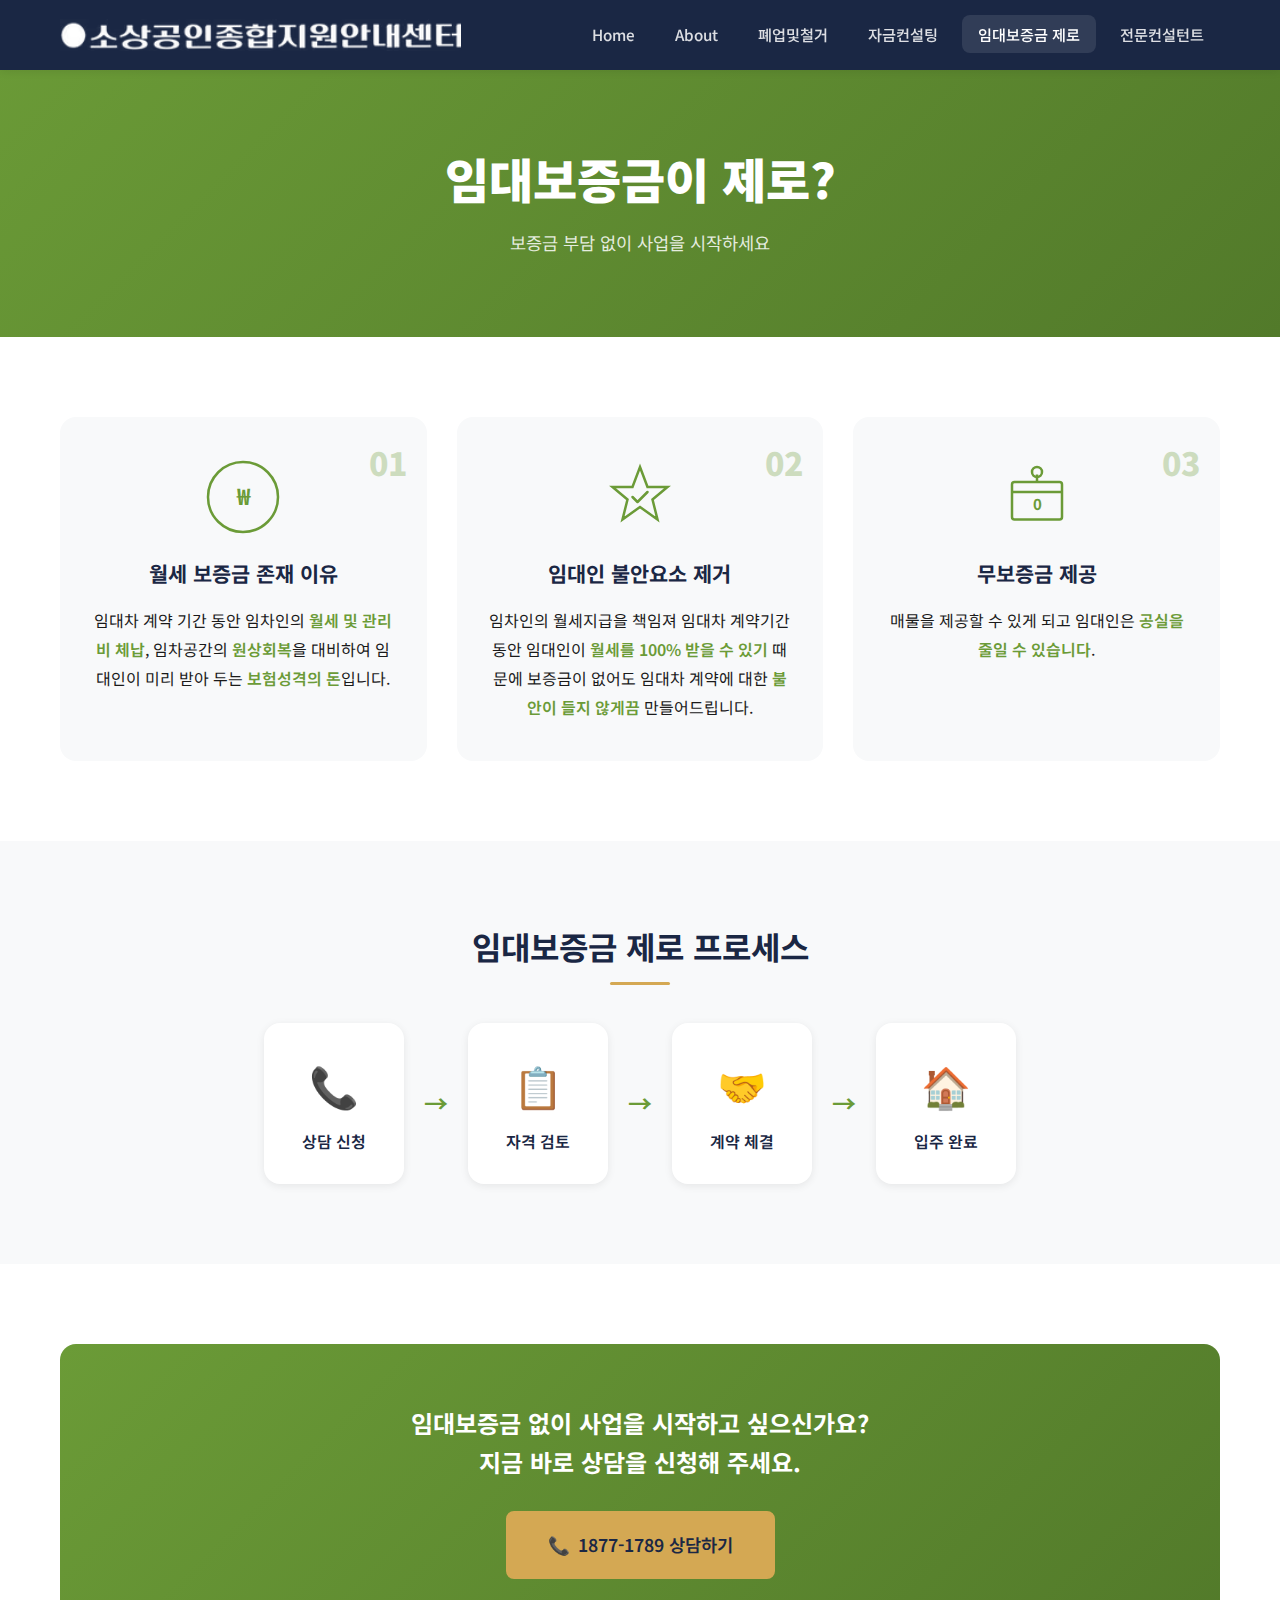
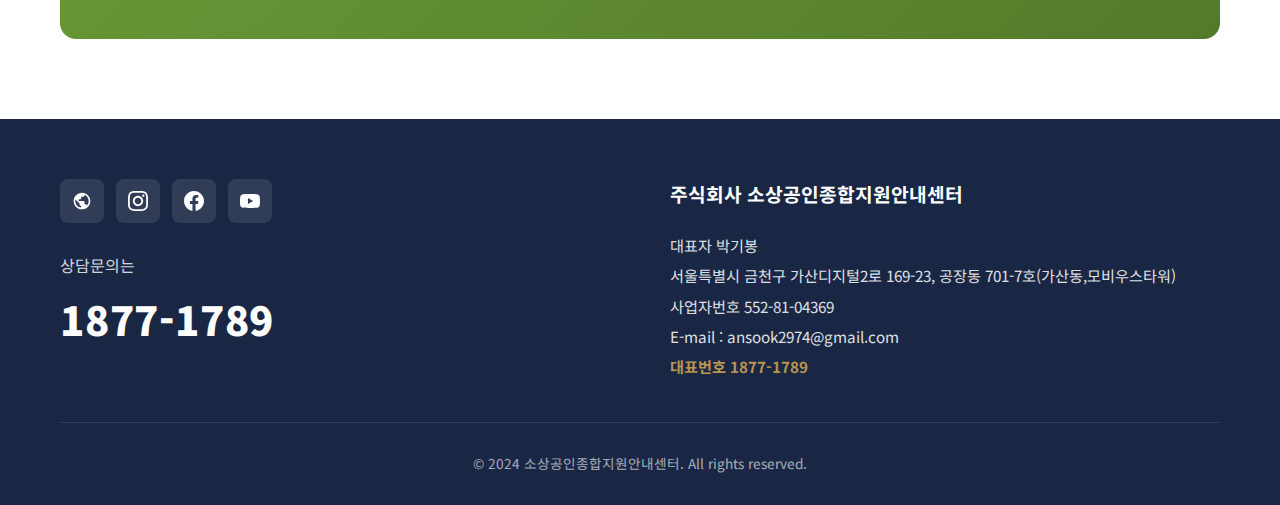
<file: deposit.html>
<!DOCTYPE html>
<html lang="ko">
<head>
    <meta charset="UTF-8">
    <meta name="viewport" content="width=device-width, initial-scale=1.0">
    <title>임대보증금 제로 - 소상공인종합지원안내센터</title>
    <link rel="preconnect" href="https://fonts.googleapis.com">
    <link rel="preconnect" href="https://fonts.gstatic.com" crossorigin>
    <link href="https://fonts.googleapis.com/css2?family=Noto+Sans+KR:wght@300;400;500;700;900&display=swap" rel="stylesheet">
    <link rel="stylesheet" href="styles.css">
</head>
<body>
    <!-- Header -->
    <header class="header">
        <div class="header-container">
            <a href="/" class="logo">
                <img src="images/main logo.avif" alt="소상공인종합지원안내센터" class="logo-img">
            </a>
            <nav class="nav">
                <ul class="nav-list">
                    <li><a href="index.html" class="nav-link">Home</a></li>
                    <li><a href="about.html" class="nav-link">About</a></li>
                    <li><a href="closure.html" class="nav-link">폐업및철거</a></li>
                    <li><a href="funding.html" class="nav-link">자금컨설팅</a></li>
                    <li><a href="deposit.html" class="nav-link active">임대보증금 제로</a></li>
                    <li><a href="consultant.html" class="nav-link">전문컨설턴트</a></li>
                </ul>
            </nav>
            <button class="mobile-menu-btn" aria-label="메뉴 열기">
                <span></span>
                <span></span>
                <span></span>
            </button>
        </div>
    </header>

    <!-- Mobile Navigation -->
    <div class="mobile-nav">
        <ul class="mobile-nav-list">
            <li><a href="index.html">Home</a></li>
            <li><a href="about.html">About</a></li>
            <li><a href="closure.html">폐업및철거</a></li>
            <li><a href="funding.html">자금컨설팅</a></li>
            <li><a href="deposit.html">임대보증금 제로</a></li>
            <li><a href="consultant.html">전문컨설턴트</a></li>
        </ul>
    </div>

    <!-- Page Hero -->
    <section class="page-hero page-hero-green">
        <div class="page-hero-content">
            <h1>임대보증금이 제로?</h1>
            <p>보증금 부담 없이 사업을 시작하세요</p>
        </div>
    </section>

    <!-- Deposit Info Section -->
    <section class="deposit-section">
        <div class="container">
            <div class="deposit-grid">
                <!-- Card 1 -->
                <div class="deposit-card">
                    <div class="deposit-card-icon">
                        <svg viewBox="0 0 64 64" fill="none" xmlns="http://www.w3.org/2000/svg">
                            <circle cx="32" cy="32" r="28" stroke="currentColor" stroke-width="2"/>
                            <text x="32" y="38" font-size="18" font-weight="bold" fill="currentColor" text-anchor="middle">₩</text>
                        </svg>
                    </div>
                    <div class="deposit-card-number">01</div>
                    <h3>월세 보증금 존재 이유</h3>
                    <p>
                        임대차 계약 기간 동안 임차인의 <strong>월세 및 관리비 체납</strong>, 
                        임차공간의 <strong>원상회복</strong>을 대비하여 
                        임대인이 미리 받아 두는 <strong>보험성격의 돈</strong>입니다.
                    </p>
                </div>

                <!-- Card 2 -->
                <div class="deposit-card">
                    <div class="deposit-card-icon">
                        <svg viewBox="0 0 64 64" fill="none" xmlns="http://www.w3.org/2000/svg">
                            <path d="M32 8L38 24H54L42 34L46 50L32 40L18 50L22 34L10 24H26L32 8Z" stroke="currentColor" stroke-width="2" fill="none"/>
                            <path d="M26 32L30 36L38 28" stroke="currentColor" stroke-width="2" stroke-linecap="round" stroke-linejoin="round"/>
                        </svg>
                    </div>
                    <div class="deposit-card-number">02</div>
                    <h3>임대인 불안요소 제거</h3>
                    <p>
                        임차인의 월세지급을 책임져 임대차 계약기간 동안 
                        임대인이 <strong>월세를 100% 받을 수 있기</strong> 때문에 
                        보증금이 없어도 임대차 계약에 대한 <strong>불안이 들지 않게끔</strong> 만들어드립니다.
                    </p>
                </div>

                <!-- Card 3 -->
                <div class="deposit-card">
                    <div class="deposit-card-icon">
                        <svg viewBox="0 0 64 64" fill="none" xmlns="http://www.w3.org/2000/svg">
                            <rect x="12" y="20" width="40" height="30" rx="2" stroke="currentColor" stroke-width="2"/>
                            <path d="M12 28H52" stroke="currentColor" stroke-width="2"/>
                            <path d="M32 14V20" stroke="currentColor" stroke-width="2"/>
                            <circle cx="32" cy="12" r="4" stroke="currentColor" stroke-width="2"/>
                            <text x="32" y="42" font-size="12" font-weight="bold" fill="currentColor" text-anchor="middle">0</text>
                        </svg>
                    </div>
                    <div class="deposit-card-number">03</div>
                    <h3>무보증금 제공</h3>
                    <p>
                        매물을 제공할 수 있게 되고 
                        임대인은 <strong>공실을 줄일 수 있습니다</strong>.
                    </p>
                </div>
            </div>
        </div>
    </section>

    <!-- Process Section -->
    <section class="deposit-process">
        <div class="container">
            <h2 class="section-title">임대보증금 제로 프로세스</h2>
            <div class="process-flow">
                <div class="process-step">
                    <div class="process-icon">📞</div>
                    <span>상담 신청</span>
                </div>
                <div class="process-arrow">→</div>
                <div class="process-step">
                    <div class="process-icon">📋</div>
                    <span>자격 검토</span>
                </div>
                <div class="process-arrow">→</div>
                <div class="process-step">
                    <div class="process-icon">🤝</div>
                    <span>계약 체결</span>
                </div>
                <div class="process-arrow">→</div>
                <div class="process-step">
                    <div class="process-icon">🏠</div>
                    <span>입주 완료</span>
                </div>
            </div>
        </div>
    </section>

    <!-- CTA Section -->
    <section class="deposit-cta">
        <div class="container">
            <div class="cta-box cta-box-green">
                <h2>임대보증금 없이 사업을 시작하고 싶으신가요?<br>지금 바로 상담을 신청해 주세요.</h2>
                <a href="tel:1877-1789" class="btn btn-primary btn-lg">
                    <span class="btn-icon">📞</span>
                    1877-1789 상담하기
                </a>
            </div>
        </div>
    </section>

    <!-- Footer -->
    <footer class="footer">
        <div class="container">
            <div class="footer-content">
                <div class="footer-left">
                    <div class="footer-social">
                        <a href="#" class="social-link" aria-label="블로그">
                            <svg viewBox="0 0 24 24" fill="currentColor"><path d="M12 2C6.48 2 2 6.48 2 12s4.48 10 10 10 10-4.48 10-10S17.52 2 12 2zm-1 17.93c-3.95-.49-7-3.85-7-7.93 0-.62.08-1.21.21-1.79L9 15v1c0 1.1.9 2 2 2v1.93zm6.9-2.54c-.26-.81-1-1.39-1.9-1.39h-1v-3c0-.55-.45-1-1-1H8v-2h2c.55 0 1-.45 1-1V7h2c1.1 0 2-.9 2-2v-.41c2.93 1.19 5 4.06 5 7.41 0 2.08-.8 3.97-2.1 5.39z"/></svg>
                        </a>
                        <a href="#" class="social-link" aria-label="인스타그램">
                            <svg viewBox="0 0 24 24" fill="currentColor"><path d="M12 2.163c3.204 0 3.584.012 4.85.07 3.252.148 4.771 1.691 4.919 4.919.058 1.265.069 1.645.069 4.849 0 3.205-.012 3.584-.069 4.849-.149 3.225-1.664 4.771-4.919 4.919-1.266.058-1.644.07-4.85.07-3.204 0-3.584-.012-4.849-.07-3.26-.149-4.771-1.699-4.919-4.92-.058-1.265-.07-1.644-.07-4.849 0-3.204.013-3.583.07-4.849.149-3.227 1.664-4.771 4.919-4.919 1.266-.057 1.645-.069 4.849-.069zm0-2.163c-3.259 0-3.667.014-4.947.072-4.358.2-6.78 2.618-6.98 6.98-.059 1.281-.073 1.689-.073 4.948 0 3.259.014 3.668.072 4.948.2 4.358 2.618 6.78 6.98 6.98 1.281.058 1.689.072 4.948.072 3.259 0 3.668-.014 4.948-.072 4.354-.2 6.782-2.618 6.979-6.98.059-1.28.073-1.689.073-4.948 0-3.259-.014-3.667-.072-4.947-.196-4.354-2.617-6.78-6.979-6.98-1.281-.059-1.69-.073-4.949-.073zm0 5.838c-3.403 0-6.162 2.759-6.162 6.162s2.759 6.163 6.162 6.163 6.162-2.759 6.162-6.163c0-3.403-2.759-6.162-6.162-6.162zm0 10.162c-2.209 0-4-1.79-4-4 0-2.209 1.791-4 4-4s4 1.791 4 4c0 2.21-1.791 4-4 4zm6.406-11.845c-.796 0-1.441.645-1.441 1.44s.645 1.44 1.441 1.44c.795 0 1.439-.645 1.439-1.44s-.644-1.44-1.439-1.44z"/></svg>
                        </a>
                        <a href="#" class="social-link" aria-label="페이스북">
                            <svg viewBox="0 0 24 24" fill="currentColor"><path d="M24 12.073c0-6.627-5.373-12-12-12s-12 5.373-12 12c0 5.99 4.388 10.954 10.125 11.854v-8.385H7.078v-3.47h3.047V9.43c0-3.007 1.792-4.669 4.533-4.669 1.312 0 2.686.235 2.686.235v2.953H15.83c-1.491 0-1.956.925-1.956 1.874v2.25h3.328l-.532 3.47h-2.796v8.385C19.612 23.027 24 18.062 24 12.073z"/></svg>
                        </a>
                        <a href="#" class="social-link" aria-label="유튜브">
                            <svg viewBox="0 0 24 24" fill="currentColor"><path d="M23.498 6.186a3.016 3.016 0 0 0-2.122-2.136C19.505 3.545 12 3.545 12 3.545s-7.505 0-9.377.505A3.017 3.017 0 0 0 .502 6.186C0 8.07 0 12 0 12s0 3.93.502 5.814a3.016 3.016 0 0 0 2.122 2.136c1.871.505 9.376.505 9.376.505s7.505 0 9.377-.505a3.015 3.015 0 0 0 2.122-2.136C24 15.93 24 12 24 12s0-3.93-.502-5.814zM9.545 15.568V8.432L15.818 12l-6.273 3.568z"/></svg>
                        </a>
                    </div>
                    <div class="footer-phone">
                        <span class="phone-label">상담문의는</span>
                        <a href="tel:1877-1789" class="phone-number">1877-1789</a>
                    </div>
                </div>
                <div class="footer-right">
                    <div class="footer-info">
                        <h3>주식회사 소상공인종합지원안내센터</h3>
                        <address>
                            대표자 박기봉<br>
                            서울특별시 금천구 가산디지털2로 169-23, 공장동 701-7호(가산동,모비우스타워)<br>
                            사업자번호 552-81-04369<br>
                            E-mail : ansook2974@gmail.com<br>
                            <strong>대표번호 1877-1789</strong>
                        </address>
                    </div>
                </div>
            </div>
            <div class="footer-bottom">
                <p>&copy; 2024 소상공인종합지원안내센터. All rights reserved.</p>
            </div>
        </div>
    </footer>

    <script src="script.js"></script>
</body>
</html>
</file>
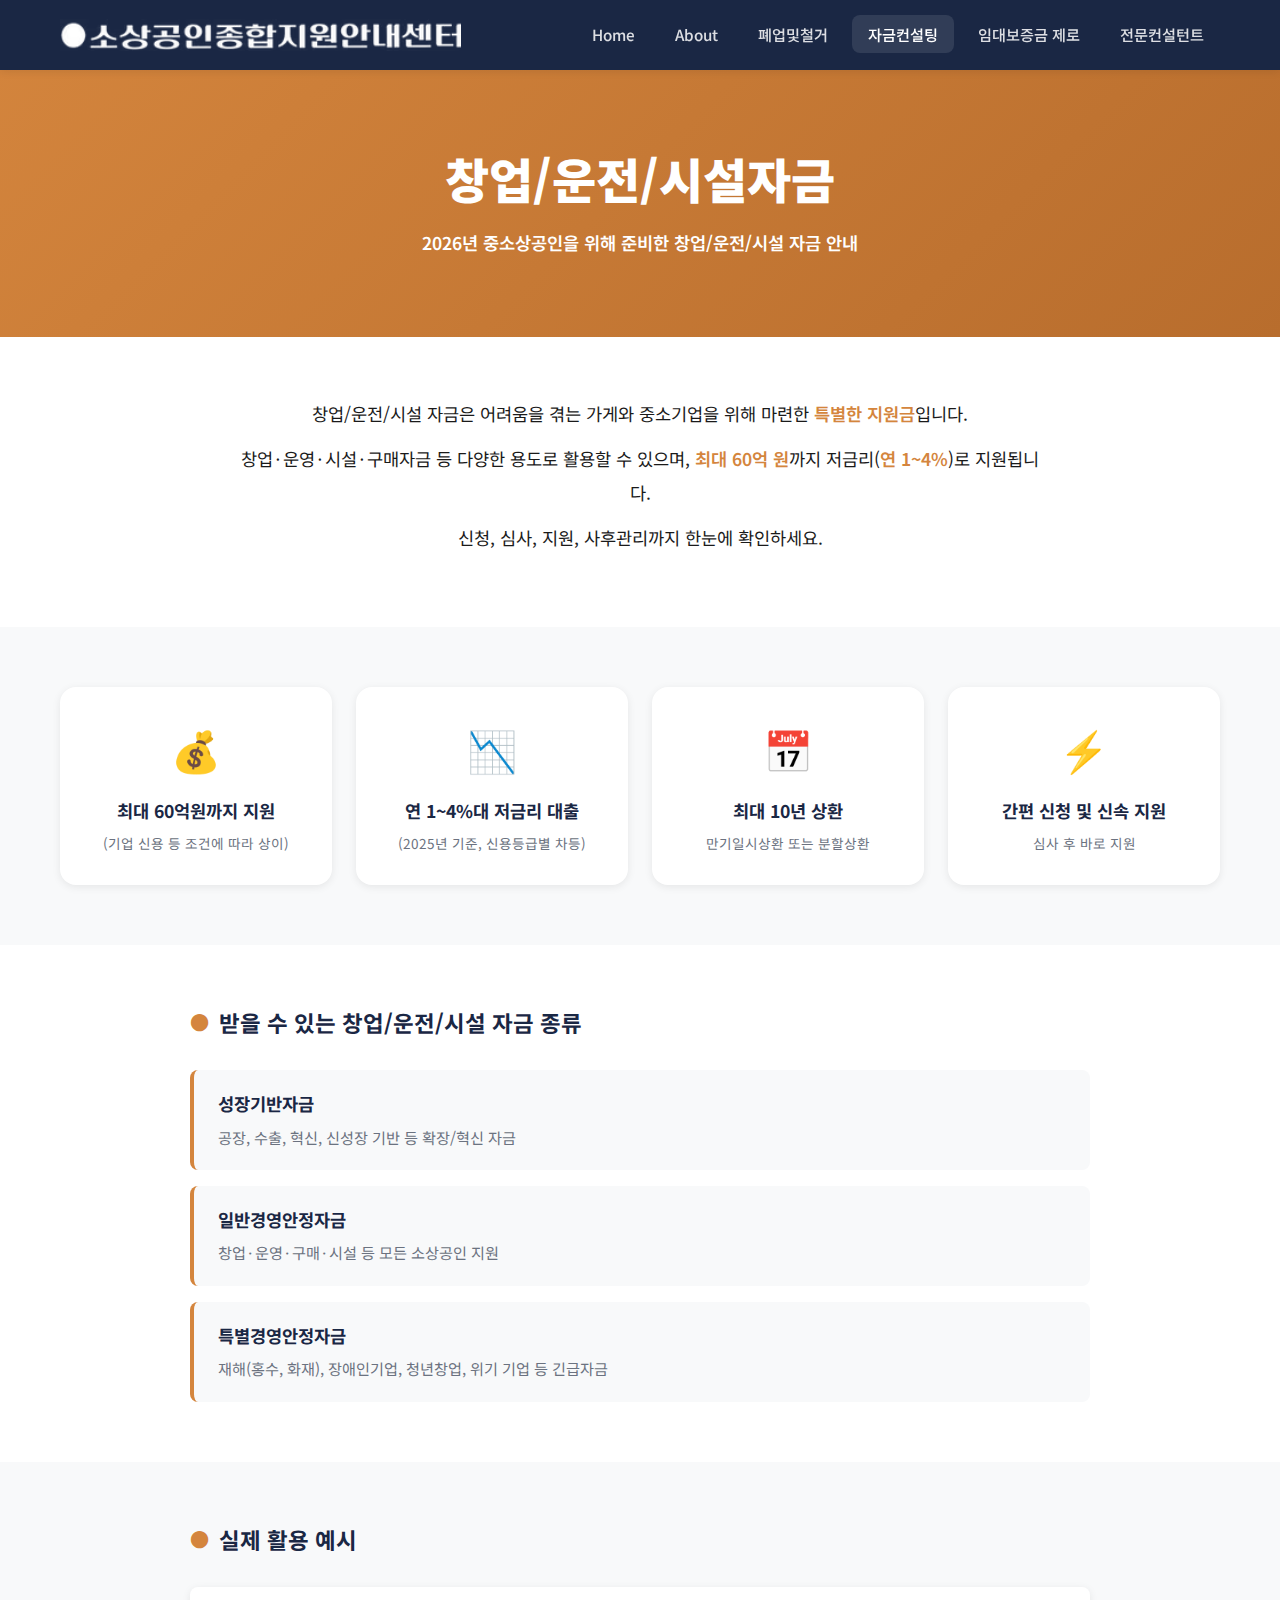
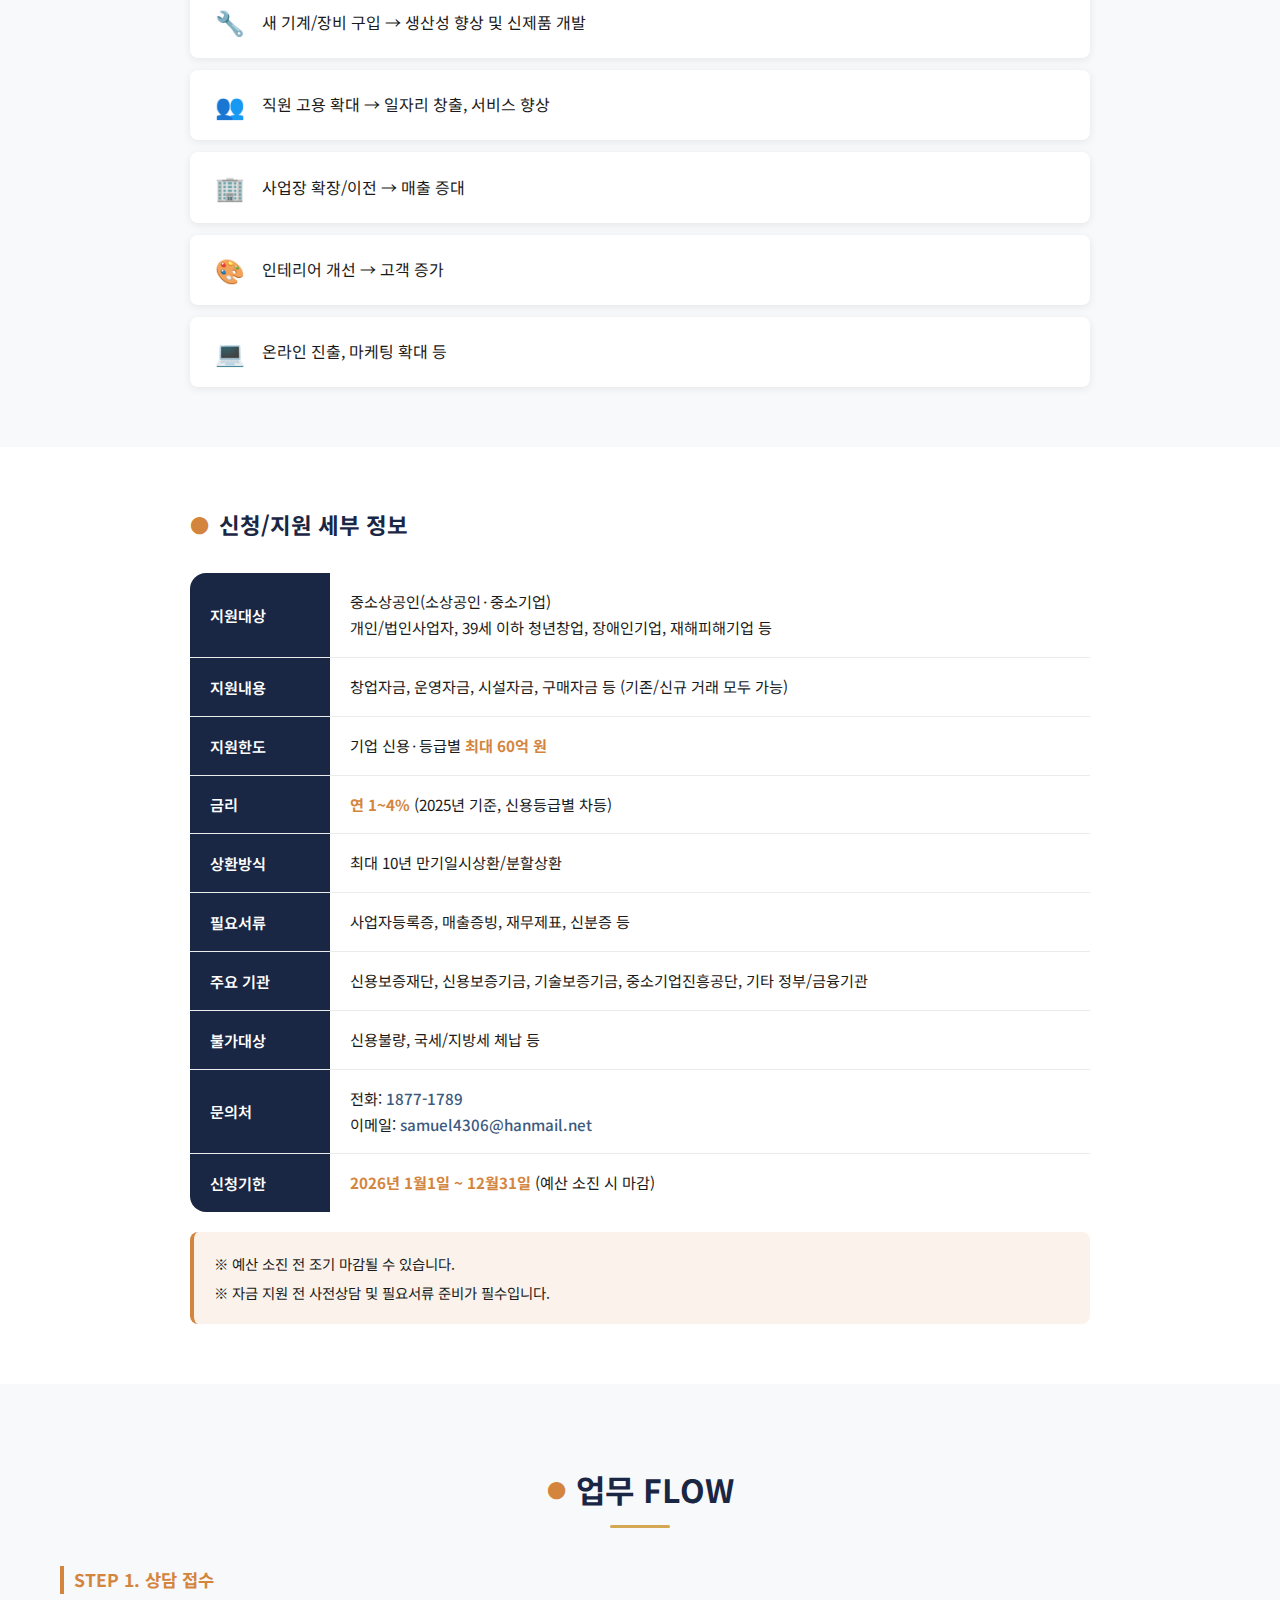
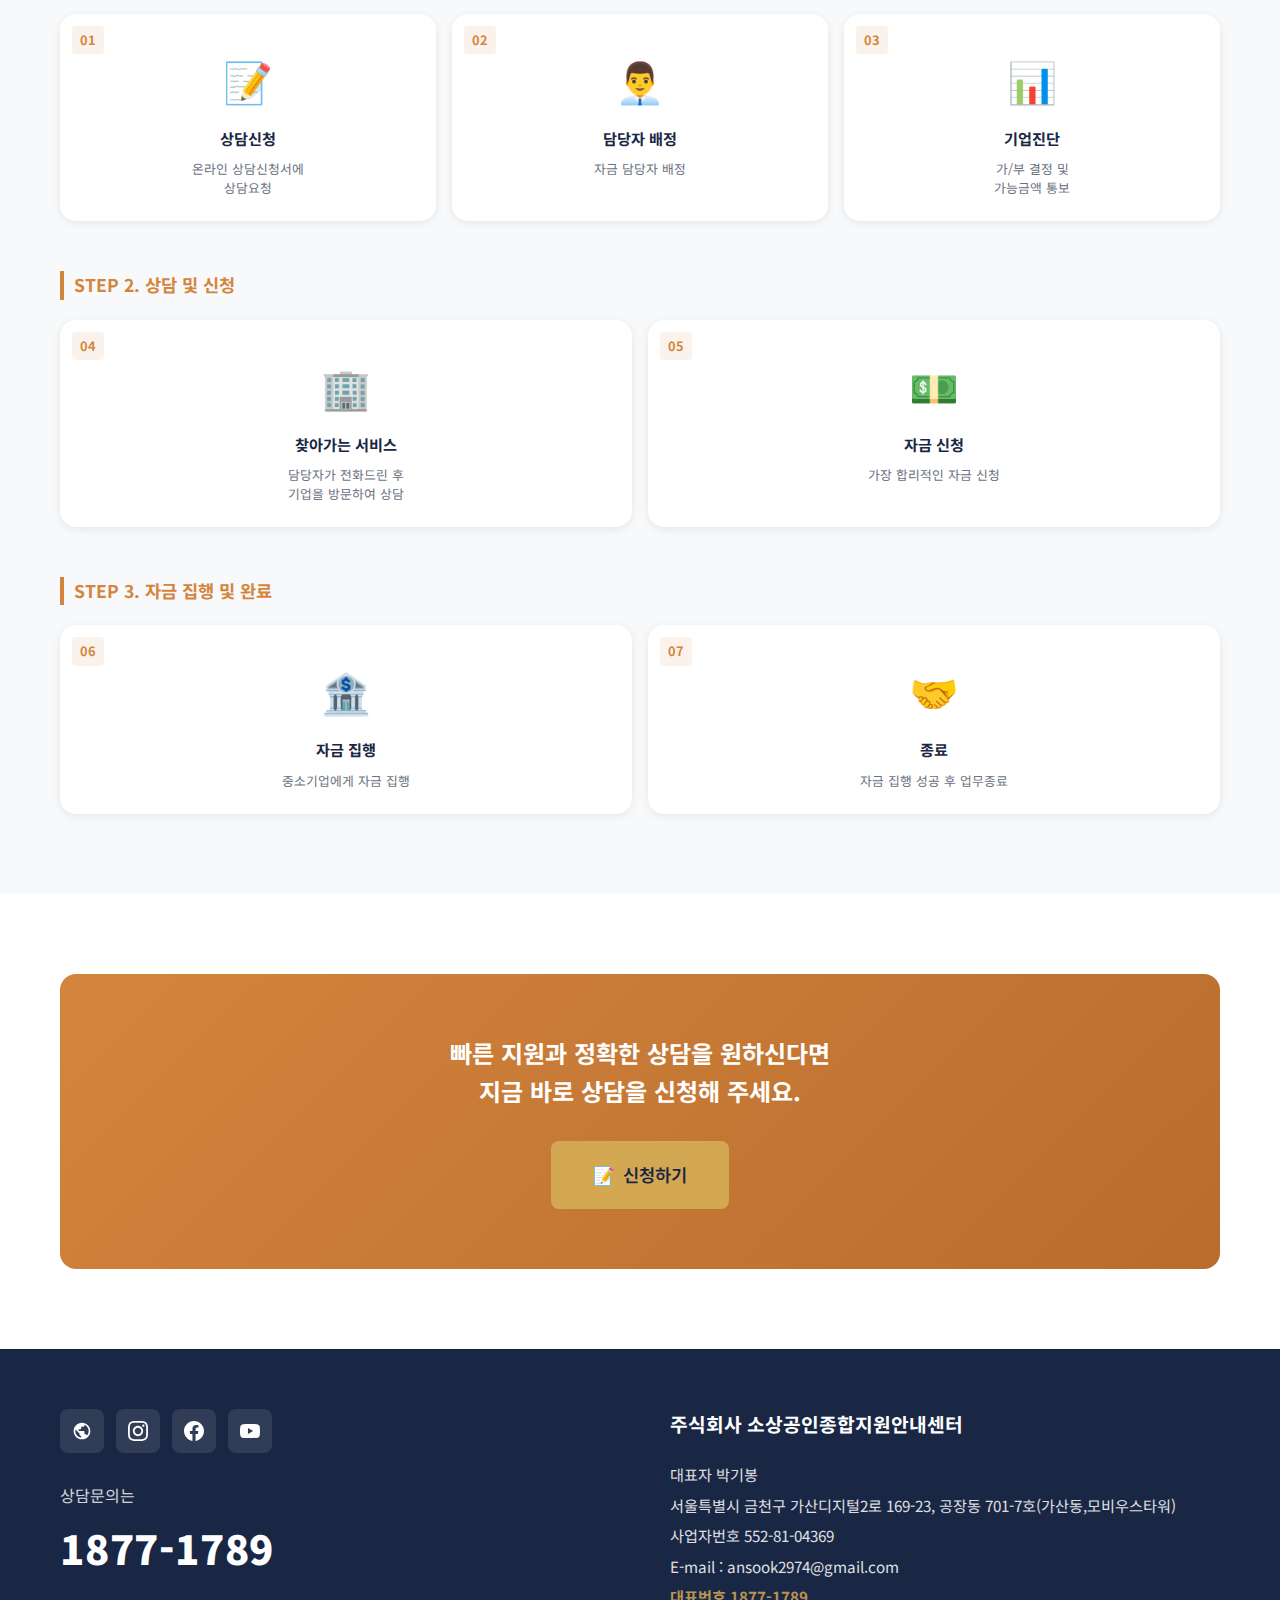
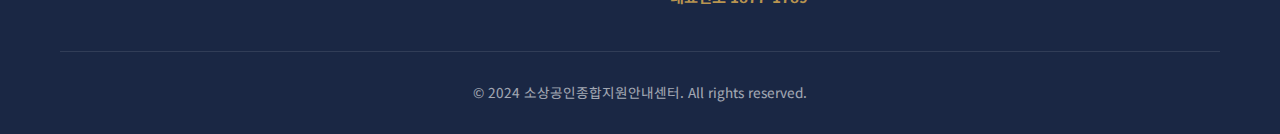
<file: funding.html>
<!DOCTYPE html>
<html lang="ko">
<head>
    <meta charset="UTF-8">
    <meta name="viewport" content="width=device-width, initial-scale=1.0">
    <title>자금컨설팅 - 소상공인종합지원안내센터</title>
    <link rel="preconnect" href="https://fonts.googleapis.com">
    <link rel="preconnect" href="https://fonts.gstatic.com" crossorigin>
    <link href="https://fonts.googleapis.com/css2?family=Noto+Sans+KR:wght@300;400;500;700;900&display=swap" rel="stylesheet">
    <link rel="stylesheet" href="styles.css">
</head>
<body>
    <!-- Header -->
    <header class="header">
        <div class="header-container">
            <a href="/" class="logo">
                <img src="images/main logo.avif" alt="소상공인종합지원안내센터" class="logo-img">
            </a>
            <nav class="nav">
                <ul class="nav-list">
                    <li><a href="index.html" class="nav-link">Home</a></li>
                    <li><a href="about.html" class="nav-link">About</a></li>
                    <li><a href="closure.html" class="nav-link">폐업및철거</a></li>
                    <li><a href="funding.html" class="nav-link active">자금컨설팅</a></li>
                    <li><a href="deposit.html" class="nav-link">임대보증금 제로</a></li>
                    <li><a href="consultant.html" class="nav-link">전문컨설턴트</a></li>
                </ul>
            </nav>
            <button class="mobile-menu-btn" aria-label="메뉴 열기">
                <span></span>
                <span></span>
                <span></span>
            </button>
        </div>
    </header>

    <!-- Mobile Navigation -->
    <div class="mobile-nav">
        <ul class="mobile-nav-list">
            <li><a href="index.html">Home</a></li>
            <li><a href="about.html">About</a></li>
            <li><a href="closure.html">폐업및철거</a></li>
            <li><a href="funding.html">자금컨설팅</a></li>
            <li><a href="deposit.html">임대보증금 제로</a></li>
            <li><a href="#">전문컨설턴트</a></li>
        </ul>
    </div>

    <!-- Page Hero -->
    <section class="page-hero page-hero-orange">
        <div class="page-hero-content">
            <h1>창업/운전/시설자금</h1>
            <p class="hero-subtitle-gold">2026년 중소상공인을 위해 준비한 창업/운전/시설 자금 안내</p>
        </div>
    </section>

    <!-- Intro Section -->
    <section class="funding-intro">
        <div class="container">
            <div class="intro-text-box">
                <p>창업/운전/시설 자금은<br class="mobile-br">
                어려움을 겪는 가게와 중소기업을 위해<br class="mobile-br">
                마련한 <strong>특별한 지원금</strong>입니다.</p>
                <p>창업·운영·시설·구매자금 등<br class="mobile-br">
                다양한 용도로 활용할 수 있으며,<br class="mobile-br">
                <strong>최대 60억 원</strong>까지<br class="mobile-br">
                저금리(<strong>연 1~4%</strong>)로 지원됩니다.</p>
                <p>신청, 심사, 지원, 사후관리까지<br class="mobile-br">
                한눈에 확인하세요.</p>
            </div>
        </div>
    </section>

    <!-- Key Points Section -->
    <section class="funding-keypoints">
        <div class="container">
            <div class="keypoints-grid">
                <div class="keypoint-card">
                    <div class="keypoint-icon">💰</div>
                    <h3>최대 60억원까지 지원</h3>
                    <p>(기업 신용 등 조건에 따라 상이)</p>
                </div>
                <div class="keypoint-card">
                    <div class="keypoint-icon">📉</div>
                    <h3>연 1~4%대 저금리 대출</h3>
                    <p>(2025년 기준, 신용등급별 차등)</p>
                </div>
                <div class="keypoint-card">
                    <div class="keypoint-icon">📅</div>
                    <h3>최대 10년 상환</h3>
                    <p>만기일시상환 또는 분할상환</p>
                </div>
                <div class="keypoint-card">
                    <div class="keypoint-icon">⚡</div>
                    <h3>간편 신청 및 신속 지원</h3>
                    <p>심사 후 바로 지원</p>
                </div>
            </div>
        </div>
    </section>

    <!-- Fund Types Section -->
    <section class="funding-types">
        <div class="container">
            <div class="funding-section-box">
                <h2 class="funding-section-title">
                    <span class="bullet">●</span>
                    받을 수 있는 창업/운전/시설 자금 종류
                </h2>
                <ul class="funding-list">
                    <li>
                        <strong>성장기반자금</strong>
                        <span>공장, 수출, 혁신, 신성장 기반 등 확장/혁신 자금</span>
                    </li>
                    <li>
                        <strong>일반경영안정자금</strong>
                        <span>창업·운영·구매·시설 등 모든 소상공인 지원</span>
                    </li>
                    <li>
                        <strong>특별경영안정자금</strong>
                        <span>재해(홍수, 화재), 장애인기업, 청년창업, 위기 기업 등 긴급자금</span>
                    </li>
                </ul>
            </div>
        </div>
    </section>

    <!-- Examples Section -->
    <section class="funding-examples">
        <div class="container">
            <div class="funding-section-box">
                <h2 class="funding-section-title">
                    <span class="bullet">●</span>
                    실제 활용 예시
                </h2>
                <ul class="example-list">
                    <li>
                        <span class="example-icon">🔧</span>
                        <span>새 기계/장비 구입 → 생산성 향상 및 신제품 개발</span>
                    </li>
                    <li>
                        <span class="example-icon">👥</span>
                        <span>직원 고용 확대 → 일자리 창출, 서비스 향상</span>
                    </li>
                    <li>
                        <span class="example-icon">🏢</span>
                        <span>사업장 확장/이전 → 매출 증대</span>
                    </li>
                    <li>
                        <span class="example-icon">🎨</span>
                        <span>인테리어 개선 → 고객 증가</span>
                    </li>
                    <li>
                        <span class="example-icon">💻</span>
                        <span>온라인 진출, 마케팅 확대 등</span>
                    </li>
                </ul>
            </div>
        </div>
    </section>

    <!-- Details Section -->
    <section class="funding-details">
        <div class="container">
            <div class="funding-section-box">
                <h2 class="funding-section-title">
                    <span class="bullet">●</span>
                    신청/지원 세부 정보
                </h2>
                <div class="details-table">
                    <div class="detail-row">
                        <div class="detail-label">지원대상</div>
                        <div class="detail-value">
                            중소상공인(소상공인·중소기업)<br>
                            개인/법인사업자, 39세 이하 청년창업, 장애인기업, 재해피해기업 등
                        </div>
                    </div>
                    <div class="detail-row">
                        <div class="detail-label">지원내용</div>
                        <div class="detail-value">창업자금, 운영자금, 시설자금, 구매자금 등 (기존/신규 거래 모두 가능)</div>
                    </div>
                    <div class="detail-row">
                        <div class="detail-label">지원한도</div>
                        <div class="detail-value">기업 신용·등급별 <strong>최대 60억 원</strong></div>
                    </div>
                    <div class="detail-row">
                        <div class="detail-label">금리</div>
                        <div class="detail-value"><strong>연 1~4%</strong> (2025년 기준, 신용등급별 차등)</div>
                    </div>
                    <div class="detail-row">
                        <div class="detail-label">상환방식</div>
                        <div class="detail-value">최대 10년 만기일시상환/분할상환</div>
                    </div>
                    <div class="detail-row">
                        <div class="detail-label">필요서류</div>
                        <div class="detail-value">사업자등록증, 매출증빙, 재무제표, 신분증 등</div>
                    </div>
                    <div class="detail-row">
                        <div class="detail-label">주요 기관</div>
                        <div class="detail-value">신용보증재단, 신용보증기금, 기술보증기금, 중소기업진흥공단, 기타 정부/금융기관</div>
                    </div>
                    <div class="detail-row">
                        <div class="detail-label">불가대상</div>
                        <div class="detail-value">신용불량, 국세/지방세 체납 등</div>
                    </div>
                    <div class="detail-row">
                        <div class="detail-label">문의처</div>
                        <div class="detail-value">
                            전화: <a href="tel:1877-1789">1877-1789</a><br>
                            이메일: <a href="mailto:samuel4306@hanmail.net">samuel4306@hanmail.net</a>
                        </div>
                    </div>
                    <div class="detail-row">
                        <div class="detail-label">신청기한</div>
                        <div class="detail-value"><strong>2026년 1월1일 ~ 12월31일</strong> (예산 소진 시 마감)</div>
                    </div>
                </div>
                <div class="details-notice">
                    <p>※ 예산 소진 전 조기 마감될 수 있습니다.</p>
                    <p>※ 자금 지원 전 사전상담 및 필요서류 준비가 필수입니다.</p>
                </div>
            </div>
        </div>
    </section>

    <!-- Workflow Section -->
    <section class="funding-workflow">
        <div class="container">
            <h2 class="section-title">
                <span class="bullet">●</span>
                업무 FLOW
            </h2>
            
            <!-- 1단계: 상담 및 배정 -->
            <div class="workflow-phase">
                <h3 class="phase-title">STEP 1. 상담 접수</h3>
                <div class="workflow-grid workflow-grid-3">
                    <div class="workflow-card">
                        <div class="workflow-number">01</div>
                        <div class="workflow-icon">📝</div>
                        <h3>상담신청</h3>
                        <p>온라인 상담신청서에<br>상담요청</p>
                    </div>
                    <div class="workflow-card">
                        <div class="workflow-number">02</div>
                        <div class="workflow-icon">👨‍💼</div>
                        <h3>담당자 배정</h3>
                        <p>자금 담당자 배정</p>
                    </div>
                    <div class="workflow-card">
                        <div class="workflow-number">03</div>
                        <div class="workflow-icon">📊</div>
                        <h3>기업진단</h3>
                        <p>가/부 결정 및<br>가능금액 통보</p>
                    </div>
                </div>
            </div>

            <!-- 2단계: 상담 및 신청 -->
            <div class="workflow-phase">
                <h3 class="phase-title">STEP 2. 상담 및 신청</h3>
                <div class="workflow-grid workflow-grid-2">
                    <div class="workflow-card">
                        <div class="workflow-number">04</div>
                        <div class="workflow-icon">🏢</div>
                        <h3>찾아가는 서비스</h3>
                        <p>담당자가 전화드린 후<br>기업을 방문하여 상담</p>
                    </div>
                    <div class="workflow-card">
                        <div class="workflow-number">05</div>
                        <div class="workflow-icon">💵</div>
                        <h3>자금 신청</h3>
                        <p>가장 합리적인 자금 신청</p>
                    </div>
                </div>
            </div>

            <!-- 3단계: 자금 집행 및 완료 -->
            <div class="workflow-phase">
                <h3 class="phase-title">STEP 3. 자금 집행 및 완료</h3>
                <div class="workflow-grid workflow-grid-2">
                    <div class="workflow-card">
                        <div class="workflow-number">06</div>
                        <div class="workflow-icon">🏦</div>
                        <h3>자금 집행</h3>
                        <p>중소기업에게 자금 집행</p>
                    </div>
                    <div class="workflow-card">
                        <div class="workflow-number">07</div>
                        <div class="workflow-icon">🤝</div>
                        <h3>종료</h3>
                        <p>자금 집행 성공 후 업무종료</p>
                    </div>
                </div>
            </div>
        </div>
    </section>

    <!-- CTA Section -->
    <section class="funding-cta">
        <div class="container">
            <div class="cta-box cta-box-orange">
                <h2>빠른 지원과 정확한 상담을 원하신다면<br>지금 바로 상담을 신청해 주세요.</h2>
                <a href="apply-funding.html" class="btn btn-primary btn-lg">
                    <span class="btn-icon">📝</span>
                    신청하기
                </a>
            </div>
        </div>
    </section>

    <!-- Footer -->
    <footer class="footer">
        <div class="container">
            <div class="footer-content">
                <div class="footer-left">
                    <div class="footer-social">
                        <a href="#" class="social-link" aria-label="블로그">
                            <svg viewBox="0 0 24 24" fill="currentColor"><path d="M12 2C6.48 2 2 6.48 2 12s4.48 10 10 10 10-4.48 10-10S17.52 2 12 2zm-1 17.93c-3.95-.49-7-3.85-7-7.93 0-.62.08-1.21.21-1.79L9 15v1c0 1.1.9 2 2 2v1.93zm6.9-2.54c-.26-.81-1-1.39-1.9-1.39h-1v-3c0-.55-.45-1-1-1H8v-2h2c.55 0 1-.45 1-1V7h2c1.1 0 2-.9 2-2v-.41c2.93 1.19 5 4.06 5 7.41 0 2.08-.8 3.97-2.1 5.39z"/></svg>
                        </a>
                        <a href="#" class="social-link" aria-label="인스타그램">
                            <svg viewBox="0 0 24 24" fill="currentColor"><path d="M12 2.163c3.204 0 3.584.012 4.85.07 3.252.148 4.771 1.691 4.919 4.919.058 1.265.069 1.645.069 4.849 0 3.205-.012 3.584-.069 4.849-.149 3.225-1.664 4.771-4.919 4.919-1.266.058-1.644.07-4.85.07-3.204 0-3.584-.012-4.849-.07-3.26-.149-4.771-1.699-4.919-4.92-.058-1.265-.07-1.644-.07-4.849 0-3.204.013-3.583.07-4.849.149-3.227 1.664-4.771 4.919-4.919 1.266-.057 1.645-.069 4.849-.069zm0-2.163c-3.259 0-3.667.014-4.947.072-4.358.2-6.78 2.618-6.98 6.98-.059 1.281-.073 1.689-.073 4.948 0 3.259.014 3.668.072 4.948.2 4.358 2.618 6.78 6.98 6.98 1.281.058 1.689.072 4.948.072 3.259 0 3.668-.014 4.948-.072 4.354-.2 6.782-2.618 6.979-6.98.059-1.28.073-1.689.073-4.948 0-3.259-.014-3.667-.072-4.947-.196-4.354-2.617-6.78-6.979-6.98-1.281-.059-1.69-.073-4.949-.073zm0 5.838c-3.403 0-6.162 2.759-6.162 6.162s2.759 6.163 6.162 6.163 6.162-2.759 6.162-6.163c0-3.403-2.759-6.162-6.162-6.162zm0 10.162c-2.209 0-4-1.79-4-4 0-2.209 1.791-4 4-4s4 1.791 4 4c0 2.21-1.791 4-4 4zm6.406-11.845c-.796 0-1.441.645-1.441 1.44s.645 1.44 1.441 1.44c.795 0 1.439-.645 1.439-1.44s-.644-1.44-1.439-1.44z"/></svg>
                        </a>
                        <a href="#" class="social-link" aria-label="페이스북">
                            <svg viewBox="0 0 24 24" fill="currentColor"><path d="M24 12.073c0-6.627-5.373-12-12-12s-12 5.373-12 12c0 5.99 4.388 10.954 10.125 11.854v-8.385H7.078v-3.47h3.047V9.43c0-3.007 1.792-4.669 4.533-4.669 1.312 0 2.686.235 2.686.235v2.953H15.83c-1.491 0-1.956.925-1.956 1.874v2.25h3.328l-.532 3.47h-2.796v8.385C19.612 23.027 24 18.062 24 12.073z"/></svg>
                        </a>
                        <a href="#" class="social-link" aria-label="유튜브">
                            <svg viewBox="0 0 24 24" fill="currentColor"><path d="M23.498 6.186a3.016 3.016 0 0 0-2.122-2.136C19.505 3.545 12 3.545 12 3.545s-7.505 0-9.377.505A3.017 3.017 0 0 0 .502 6.186C0 8.07 0 12 0 12s0 3.93.502 5.814a3.016 3.016 0 0 0 2.122 2.136c1.871.505 9.376.505 9.376.505s7.505 0 9.377-.505a3.015 3.015 0 0 0 2.122-2.136C24 15.93 24 12 24 12s0-3.93-.502-5.814zM9.545 15.568V8.432L15.818 12l-6.273 3.568z"/></svg>
                        </a>
                    </div>
                    <div class="footer-phone">
                        <span class="phone-label">상담문의는</span>
                        <a href="tel:1877-1789" class="phone-number">1877-1789</a>
                    </div>
                </div>
                <div class="footer-right">
                    <div class="footer-info">
                        <h3>주식회사 소상공인종합지원안내센터</h3>
                        <address>
                            대표자 박기봉<br>
                            서울특별시 금천구 가산디지털2로 169-23, 공장동 701-7호(가산동,모비우스타워)<br>
                            사업자번호 552-81-04369<br>
                            E-mail : ansook2974@gmail.com<br>
                            <strong>대표번호 1877-1789</strong>
                        </address>
                    </div>
                </div>
            </div>
            <div class="footer-bottom">
                <p>&copy; 2024 소상공인종합지원안내센터. All rights reserved.</p>
            </div>
        </div>
    </footer>

    <script src="script.js"></script>
</body>
</html>
</file>
<file: styles.css>
/* ===== CSS Variables ===== */
:root {
    --primary-navy: #1a2744;
    --primary-navy-light: #2a3a5c;
    --primary-navy-dark: #0f1829;
    --accent-gold: #d4a853;
    --accent-gold-light: #e8c478;
    --cta-blue: #3d5a80;
    --cta-green: #6b9b37;
    --cta-orange: #d4853d;
    --text-dark: #1a1a1a;
    --text-light: #ffffff;
    --text-muted: #6b7280;
    --bg-light: #f8f9fa;
    --bg-white: #ffffff;
    --shadow-sm: 0 2px 8px rgba(0, 0, 0, 0.08);
    --shadow-md: 0 4px 16px rgba(0, 0, 0, 0.1);
    --shadow-lg: 0 8px 32px rgba(0, 0, 0, 0.12);
    --transition: all 0.3s ease;
    --border-radius: 8px;
    --border-radius-lg: 16px;
}

/* ===== Reset & Base ===== */
*, *::before, *::after {
    margin: 0;
    padding: 0;
    box-sizing: border-box;
}

html {
    scroll-behavior: smooth;
}

body {
    font-family: 'Noto Sans KR', -apple-system, BlinkMacSystemFont, sans-serif;
    font-size: 16px;
    line-height: 1.6;
    color: var(--text-dark);
    background-color: var(--bg-white);
    overflow-x: hidden;
}

a {
    text-decoration: none;
    color: inherit;
    transition: var(--transition);
}

img {
    max-width: 100%;
    height: auto;
    display: block;
}

ul {
    list-style: none;
}

.container {
    max-width: 1200px;
    margin: 0 auto;
    padding: 0 20px;
}

/* ===== Header ===== */
.header {
    position: fixed;
    top: 0;
    left: 0;
    right: 0;
    z-index: 1000;
    background: var(--primary-navy);
    box-shadow: var(--shadow-sm);
}

.header-container {
    max-width: 1200px;
    margin: 0 auto;
    padding: 0 20px;
    display: flex;
    align-items: center;
    justify-content: space-between;
    height: 70px;
}

.logo {
    display: flex;
    align-items: center;
    gap: 12px;
    color: var(--text-light);
}

.logo-img {
    height: 32px;
    width: auto;
    object-fit: contain;
    filter: brightness(0) invert(1);
}

.logo-text {
    font-size: 1.1rem;
    font-weight: 700;
    letter-spacing: -0.02em;
}

.nav-list {
    display: flex;
    align-items: center;
    gap: 8px;
}

.nav-link {
    padding: 8px 16px;
    color: var(--text-light);
    font-size: 0.95rem;
    font-weight: 500;
    border-radius: var(--border-radius);
    opacity: 0.85;
}

.nav-link:hover,
.nav-link.active {
    opacity: 1;
    background: rgba(255, 255, 255, 0.1);
}

.mobile-menu-btn {
    display: none;
    flex-direction: column;
    gap: 5px;
    background: none;
    border: none;
    cursor: pointer;
    padding: 5px;
}

.mobile-menu-btn span {
    display: block;
    width: 24px;
    height: 2px;
    background: var(--text-light);
    transition: var(--transition);
}

.mobile-nav {
    display: none;
    position: fixed;
    top: 70px;
    left: 0;
    right: 0;
    background: var(--primary-navy);
    padding: 20px;
    box-shadow: var(--shadow-md);
    z-index: 999;
}

.mobile-nav.active {
    display: block;
}

.mobile-nav-list {
    display: flex;
    flex-direction: column;
    gap: 8px;
}

.mobile-nav-list a {
    display: block;
    padding: 12px 16px;
    color: var(--text-light);
    font-size: 1rem;
    border-radius: var(--border-radius);
}

.mobile-nav-list a:hover {
    background: rgba(255, 255, 255, 0.1);
}

/* ===== Hero Section ===== */
.hero {
    position: relative;
    min-height: 100vh;
    display: flex;
    align-items: center;
    justify-content: center;
    background: linear-gradient(135deg, var(--primary-navy) 0%, var(--primary-navy-light) 100%);
    overflow: hidden;
}

.hero::before {
    content: '';
    position: absolute;
    top: 0;
    left: 0;
    right: 0;
    bottom: 0;
    background-image: url('images/unnamed.jpg');
    background-size: cover;
    background-position: center;
}

.hero-overlay {
    position: absolute;
    top: 0;
    left: 0;
    right: 0;
    bottom: 0;
    background: linear-gradient(180deg, 
        rgba(0, 0, 0, 0.5) 0%, 
        rgba(26, 39, 68, 0.7) 50%,
        rgba(26, 39, 68, 0.85) 100%
    );
}

.hero-content {
    position: relative;
    z-index: 1;
    text-align: center;
    padding: 120px 20px 80px;
    max-width: 800px;
}

.hero-icon {
    width: 100px;
    height: 100px;
    margin: 0 auto 30px;
    animation: float 3s ease-in-out infinite;
}

.hero-icon img {
    width: 100%;
    height: 100%;
    object-fit: contain;
}

@keyframes float {
    0%, 100% { transform: translateY(0); }
    50% { transform: translateY(-10px); }
}

.hero-title {
    font-size: clamp(2rem, 5vw, 3.5rem);
    font-weight: 900;
    color: var(--text-light);
    margin-bottom: 20px;
    letter-spacing: -0.02em;
    text-shadow: 0 2px 20px rgba(0, 0, 0, 0.3);
}

.hero-subtitle {
    font-size: clamp(1rem, 2.5vw, 1.4rem);
    color: rgba(255, 255, 255, 0.9);
    margin-bottom: 40px;
    font-weight: 400;
    transition: opacity 0.3s ease, transform 0.3s ease;
    min-height: 2em;
}

.hero-cta {
    display: flex;
    justify-content: center;
    gap: 16px;
    flex-wrap: wrap;
}

/* ===== Buttons ===== */
.btn {
    display: inline-flex;
    align-items: center;
    justify-content: center;
    padding: 14px 32px;
    font-size: 1rem;
    font-weight: 600;
    border-radius: var(--border-radius);
    border: 2px solid transparent;
    cursor: pointer;
    transition: var(--transition);
    white-space: nowrap;
}

.btn-primary {
    background: var(--accent-gold);
    color: var(--primary-navy);
    border-color: var(--accent-gold);
}

.btn-primary:hover {
    background: var(--accent-gold-light);
    border-color: var(--accent-gold-light);
    transform: translateY(-2px);
    box-shadow: 0 4px 20px rgba(212, 168, 83, 0.4);
}

.btn-outline-light {
    background: transparent;
    color: var(--text-light);
    border-color: var(--text-light);
}

.btn-outline-light:hover {
    background: var(--text-light);
    color: var(--primary-navy);
}

.btn-light {
    background: var(--text-light);
    color: var(--primary-navy);
    border-color: var(--text-light);
}

.btn-light:hover {
    background: transparent;
    color: var(--text-light);
}

.btn-outline-gold {
    background: transparent;
    color: var(--accent-gold);
    border-color: var(--accent-gold);
}

.btn-outline-gold:hover {
    background: var(--accent-gold);
    color: var(--primary-navy);
}

.cta-buttons-row {
    display: flex;
    justify-content: center;
    gap: 16px;
    flex-wrap: wrap;
}

/* ===== Services Icons Section ===== */
.services-icons {
    padding: 40px 0;
    background: var(--bg-white);
}

.icons-grid {
    display: grid;
    grid-template-columns: repeat(4, 1fr);
    gap: 30px;
}

.icon-item {
    display: flex;
    flex-direction: column;
    align-items: center;
    text-align: center;
    padding: 30px 20px;
    border-radius: var(--border-radius-lg);
    transition: var(--transition);
}

.icon-item:hover {
    background: var(--bg-light);
    transform: translateY(-5px);
}

.icon-box {
    width: 80px;
    height: 80px;
    margin-bottom: 16px;
    display: flex;
    align-items: center;
    justify-content: center;
}

.icon-box img {
    width: 100%;
    height: 100%;
    object-fit: contain;
}


.icon-label {
    font-size: 1rem;
    font-weight: 600;
    color: var(--primary-navy);
    white-space: nowrap;
}

/* ===== CTA Cards Section ===== */
.cta-cards {
    display: grid;
    grid-template-columns: repeat(3, 1fr);
}

.cta-card {
    padding: 60px 40px;
    text-align: center;
    color: var(--text-light);
}

.cta-blue {
    background: linear-gradient(135deg, #3d5a80 0%, #2c4460 100%);
}

.cta-green {
    background: linear-gradient(135deg, #6b9b37 0%, #527a2a 100%);
}

.cta-orange {
    background: linear-gradient(135deg, #d4853d 0%, #b86d2d 100%);
}

.cta-purple {
    background: linear-gradient(135deg, #7c3aed 0%, #5b21b6 100%);
}

.cta-cards-4 {
    grid-template-columns: repeat(4, 1fr);
}

.cta-content h2 {
    font-size: 1.8rem;
    font-weight: 700;
    margin-bottom: 12px;
}

.cta-content p {
    font-size: 1rem;
    opacity: 0.9;
    margin-bottom: 30px;
}

.cta-buttons {
    display: flex;
    justify-content: center;
    gap: 12px;
    flex-wrap: wrap;
}

/* ===== Partners Section ===== */
.partners {
    padding: 80px 0;
    background: var(--bg-light);
}

.section-title {
    text-align: center;
    font-size: 2rem;
    font-weight: 700;
    color: var(--primary-navy);
    margin-bottom: 50px;
    position: relative;
}

.section-title::after {
    content: '';
    position: absolute;
    bottom: -12px;
    left: 50%;
    transform: translateX(-50%);
    width: 60px;
    height: 3px;
    background: var(--accent-gold);
    border-radius: 2px;
}

.partners-grid {
    display: grid;
    grid-template-columns: repeat(3, 1fr);
    gap: 30px;
}

.partner-item {
    background: var(--bg-white);
    padding: 30px;
    border-radius: var(--border-radius-lg);
    box-shadow: var(--shadow-sm);
    transition: var(--transition);
    display: flex;
    align-items: center;
    justify-content: center;
    min-height: 120px;
}

.partner-item:hover {
    box-shadow: var(--shadow-md);
    transform: translateY(-3px);
}

.partner-logo-img {
    max-width: 180px;
    max-height: 60px;
    width: auto;
    height: auto;
    object-fit: contain;
}

/* ===== Mobile Line Break ===== */
.mobile-br {
    display: none;
}

@media (max-width: 768px) {
    .mobile-br {
        display: block;
    }
}

/* ===== About Section ===== */
.about {
    padding: 100px 0;
    background: var(--bg-white);
}

.about-content {
    max-width: 700px;
    margin: 0 auto;
    text-align: center;
}

.about-title {
    font-size: 1.5rem;
    font-weight: 700;
    color: var(--accent-gold);
    margin-bottom: 24px;
    letter-spacing: 0.1em;
}

.about-text {
    font-size: 1.15rem;
    line-height: 1.9;
    color: var(--text-dark);
}

.about-text strong {
    color: var(--primary-navy);
    font-weight: 700;
}

/* ===== Footer ===== */
.footer {
    background: var(--primary-navy);
    color: var(--text-light);
    padding: 60px 0 30px;
}

.footer-content {
    display: grid;
    grid-template-columns: 1fr 1fr;
    gap: 60px;
    padding-bottom: 40px;
    border-bottom: 1px solid rgba(255, 255, 255, 0.1);
}

.footer-social {
    display: flex;
    gap: 12px;
    margin-bottom: 30px;
}

.social-link {
    width: 44px;
    height: 44px;
    display: flex;
    align-items: center;
    justify-content: center;
    background: rgba(255, 255, 255, 0.1);
    border-radius: var(--border-radius);
    transition: var(--transition);
}

.social-link:hover {
    background: var(--accent-gold);
    color: var(--primary-navy);
}

.social-link svg {
    width: 20px;
    height: 20px;
}

.footer-phone {
    display: flex;
    flex-direction: column;
    gap: 8px;
}

.phone-label {
    font-size: 1rem;
    opacity: 0.8;
}

.phone-number {
    font-size: 2.5rem;
    font-weight: 900;
    color: var(--text-light);
    letter-spacing: 0.02em;
}

.phone-number:hover {
    color: var(--accent-gold);
}

.footer-info h3 {
    font-size: 1.2rem;
    font-weight: 700;
    margin-bottom: 20px;
    color: var(--text-light);
}

.footer-info address {
    font-style: normal;
    font-size: 0.95rem;
    line-height: 2;
    opacity: 0.85;
}

.footer-info strong {
    color: var(--accent-gold);
}

.footer-bottom {
    padding-top: 30px;
    text-align: center;
}

.footer-bottom p {
    font-size: 0.85rem;
    opacity: 0.6;
}

/* ===== Page Hero (Subpages) ===== */
.page-hero {
    padding: 140px 20px 80px;
    background: linear-gradient(135deg, var(--primary-navy) 0%, var(--primary-navy-light) 100%);
    text-align: center;
}

.page-hero-blue {
    background: linear-gradient(135deg, var(--cta-blue) 0%, #2c4460 100%);
}

.page-hero-green {
    background: linear-gradient(135deg, var(--cta-green) 0%, #527a2a 100%);
}

.page-hero-orange {
    background: linear-gradient(135deg, var(--cta-orange) 0%, #b86d2d 100%);
}

.page-hero-purple {
    background: linear-gradient(135deg, #7c3aed 0%, #5b21b6 100%);
}

.page-hero-content h1 {
    font-size: clamp(2rem, 4vw, 3rem);
    font-weight: 900;
    color: var(--text-light);
    margin-bottom: 12px;
}

.page-hero-content p {
    font-size: 1.1rem;
    color: rgba(255, 255, 255, 0.85);
}

/* ===== About Page ===== */
.about-page {
    padding: 80px 0;
    background: var(--bg-light);
}

.about-section {
    display: flex;
    gap: 40px;
    margin-bottom: 60px;
    align-items: flex-start;
}

.about-number {
    font-size: 3rem;
    font-weight: 900;
    color: var(--accent-gold);
    line-height: 1;
    min-width: 80px;
}

.about-content-box {
    background: var(--bg-white);
    padding: 40px;
    border-radius: var(--border-radius-lg);
    box-shadow: var(--shadow-sm);
    flex: 1;
}

.about-content-box h2 {
    font-size: 1.5rem;
    font-weight: 700;
    color: var(--primary-navy);
    margin-bottom: 24px;
}

.about-content-box p {
    font-size: 1.05rem;
    line-height: 1.9;
    color: var(--text-dark);
    margin-bottom: 16px;
}

.about-content-box p:last-child {
    margin-bottom: 0;
}

.about-content-box strong {
    color: var(--primary-navy);
    font-weight: 700;
}

.support-list {
    margin: 24px 0;
    padding: 0;
}

.support-list li {
    display: flex;
    align-items: center;
    gap: 12px;
    padding: 12px 0;
    font-size: 1.05rem;
    border-bottom: 1px solid var(--bg-light);
}

.support-list li:last-child {
    border-bottom: none;
}

.check-icon {
    display: inline-flex;
    align-items: center;
    justify-content: center;
    width: 24px;
    height: 24px;
    background: var(--accent-gold);
    color: var(--primary-navy);
    border-radius: 50%;
    font-size: 0.85rem;
    font-weight: 700;
}

.highlight-text {
    background: linear-gradient(135deg, rgba(212, 168, 83, 0.1) 0%, rgba(212, 168, 83, 0.05) 100%);
    padding: 20px;
    border-radius: var(--border-radius);
    border-left: 4px solid var(--accent-gold);
}

.about-cta {
    text-align: center;
    padding: 60px 40px;
    background: var(--bg-white);
    border-radius: var(--border-radius-lg);
    box-shadow: var(--shadow-sm);
}

.about-cta p {
    font-size: 1.2rem;
    color: var(--text-muted);
    margin-bottom: 24px;
}

.btn-lg {
    padding: 18px 40px;
    font-size: 1.1rem;
}

.btn-icon {
    margin-right: 8px;
}

/* ===== Closure Page ===== */
.closure-intro {
    padding: 60px 0;
    background: var(--bg-white);
}

.intro-box {
    text-align: center;
    max-width: 800px;
    margin: 0 auto;
}

.intro-box p {
    font-size: 1.15rem;
    line-height: 2;
    color: var(--text-dark);
}

.intro-box strong {
    color: var(--cta-blue);
    font-weight: 700;
}

/* ===== Consultants Section ===== */
.consultants {
    padding: 80px 0;
    background: var(--bg-light);
}

.consultants-grid {
    display: grid;
    grid-template-columns: repeat(4, 1fr);
    gap: 30px;
}

.consultant-card {
    background: var(--bg-white);
    border-radius: var(--border-radius-lg);
    overflow: hidden;
    box-shadow: var(--shadow-sm);
    transition: var(--transition);
}

.consultant-card:hover {
    transform: translateY(-5px);
    box-shadow: var(--shadow-md);
}

.consultant-image {
    width: 100%;
    aspect-ratio: 1;
    overflow: hidden;
    background: var(--bg-light);
}

.consultant-image img {
    width: 100%;
    height: 100%;
    object-fit: cover;
    transition: var(--transition);
}

.consultant-card:hover .consultant-image img {
    transform: scale(1.05);
}

.consultant-info {
    padding: 20px;
    text-align: center;
}

.consultant-region {
    display: inline-block;
    padding: 4px 12px;
    background: var(--primary-navy);
    color: var(--text-light);
    font-size: 0.8rem;
    font-weight: 500;
    border-radius: 20px;
    margin-bottom: 10px;
}

.consultant-name {
    font-size: 1.1rem;
    font-weight: 700;
    color: var(--text-dark);
    margin-bottom: 12px;
}

.consultant-phone {
    display: inline-flex;
    align-items: center;
    gap: 6px;
    font-size: 0.85rem;
    color: var(--cta-blue);
    font-weight: 600;
    white-space: nowrap;
}

.consultant-phone:hover {
    color: var(--primary-navy);
}

.phone-icon {
    font-size: 1rem;
}

/* ===== Closure CTA ===== */
.closure-cta {
    padding: 80px 0;
    background: var(--bg-white);
}

.cta-box {
    text-align: center;
    padding: 60px 40px;
    background: linear-gradient(135deg, var(--primary-navy) 0%, var(--primary-navy-light) 100%);
    border-radius: var(--border-radius-lg);
}

.cta-box h2 {
    font-size: 1.5rem;
    font-weight: 700;
    color: var(--text-light);
    margin-bottom: 30px;
    line-height: 1.6;
}

.cta-box-green {
    background: linear-gradient(135deg, var(--cta-green) 0%, #527a2a 100%);
}

.cta-box-orange {
    background: linear-gradient(135deg, var(--cta-orange) 0%, #b86d2d 100%);
}

/* ===== Deposit Page ===== */
.deposit-section {
    padding: 80px 0;
    background: var(--bg-white);
}

.deposit-grid {
    display: grid;
    grid-template-columns: repeat(3, 1fr);
    gap: 30px;
}

.deposit-card {
    background: var(--bg-light);
    padding: 40px 30px;
    border-radius: var(--border-radius-lg);
    text-align: center;
    position: relative;
    transition: var(--transition);
}

.deposit-card:hover {
    transform: translateY(-5px);
    box-shadow: var(--shadow-md);
}

.deposit-card-icon {
    width: 80px;
    height: 80px;
    margin: 0 auto 20px;
    color: var(--cta-green);
}

.deposit-card-icon svg {
    width: 100%;
    height: 100%;
}

.deposit-card-number {
    position: absolute;
    top: 20px;
    right: 20px;
    font-size: 2rem;
    font-weight: 900;
    color: var(--cta-green);
    opacity: 0.3;
}

.deposit-card h3 {
    font-size: 1.3rem;
    font-weight: 700;
    color: var(--primary-navy);
    margin-bottom: 16px;
}

.deposit-card p {
    font-size: 1rem;
    line-height: 1.8;
    color: var(--text-dark);
}

.deposit-card strong {
    color: var(--cta-green);
    font-weight: 600;
}

/* Deposit Process */
.deposit-process {
    padding: 80px 0;
    background: var(--bg-light);
}

.process-flow {
    display: flex;
    align-items: center;
    justify-content: center;
    gap: 20px;
    flex-wrap: wrap;
    margin-top: 40px;
}

.process-step {
    display: flex;
    flex-direction: column;
    align-items: center;
    gap: 12px;
    padding: 30px;
    background: var(--bg-white);
    border-radius: var(--border-radius-lg);
    box-shadow: var(--shadow-sm);
    min-width: 140px;
    transition: var(--transition);
}

.process-step:hover {
    transform: translateY(-3px);
    box-shadow: var(--shadow-md);
}

.process-icon {
    font-size: 2.5rem;
}

.process-step span {
    font-size: 1rem;
    font-weight: 600;
    color: var(--primary-navy);
}

.process-arrow {
    font-size: 1.5rem;
    color: var(--cta-green);
    font-weight: 700;
}

/* Deposit CTA */
.deposit-cta {
    padding: 80px 0;
    background: var(--bg-white);
}

/* ===== Funding Page ===== */
.hero-subtitle-gold {
    color: #ffffff !important;
    font-weight: 600;
}

.funding-intro {
    padding: 60px 0;
    background: var(--bg-white);
}

.intro-text-box {
    max-width: 800px;
    margin: 0 auto;
    text-align: center;
}

.intro-text-box p {
    font-size: 1.1rem;
    line-height: 1.9;
    color: var(--text-dark);
    margin-bottom: 12px;
}

.intro-text-box strong {
    color: var(--cta-orange);
    font-weight: 600;
}

/* Key Points */
.funding-keypoints {
    padding: 60px 0;
    background: var(--bg-light);
}

.keypoints-grid {
    display: grid;
    grid-template-columns: repeat(4, 1fr);
    gap: 24px;
}

.keypoint-card {
    background: var(--bg-white);
    padding: 30px 20px;
    border-radius: var(--border-radius-lg);
    text-align: center;
    box-shadow: var(--shadow-sm);
    transition: var(--transition);
}

.keypoint-card:hover {
    transform: translateY(-5px);
    box-shadow: var(--shadow-md);
}

.keypoint-icon {
    font-size: 2.5rem;
    margin-bottom: 16px;
}

.keypoint-card h3 {
    font-size: 1.1rem;
    font-weight: 700;
    color: var(--primary-navy);
    margin-bottom: 8px;
}

.keypoint-card p {
    font-size: 0.85rem;
    color: var(--text-muted);
}

/* Funding Sections */
.funding-types,
.funding-examples,
.funding-details {
    padding: 60px 0;
    background: var(--bg-white);
}

.funding-examples {
    background: var(--bg-light);
}

.funding-section-box {
    max-width: 900px;
    margin: 0 auto;
}

.funding-section-title {
    font-size: 1.4rem;
    font-weight: 700;
    color: var(--primary-navy);
    margin-bottom: 30px;
    display: flex;
    align-items: center;
    gap: 10px;
}

.bullet {
    color: var(--cta-orange);
    font-size: 1.2rem;
}

.funding-list {
    display: flex;
    flex-direction: column;
    gap: 16px;
}

.funding-list li {
    background: var(--bg-light);
    padding: 20px 24px;
    border-radius: var(--border-radius);
    border-left: 4px solid var(--cta-orange);
}

.funding-list li strong {
    display: block;
    font-size: 1.1rem;
    color: var(--primary-navy);
    margin-bottom: 6px;
}

.funding-list li span {
    font-size: 0.95rem;
    color: var(--text-muted);
}

/* Example List */
.example-list {
    display: flex;
    flex-direction: column;
    gap: 12px;
}

.example-list li {
    display: flex;
    align-items: center;
    gap: 12px;
    padding: 16px 20px;
    background: var(--bg-white);
    border-radius: var(--border-radius);
    box-shadow: var(--shadow-sm);
}

.example-icon {
    font-size: 1.5rem;
    min-width: 40px;
    text-align: center;
}

.example-list li span:last-child {
    font-size: 1rem;
    color: var(--text-dark);
}

/* Details Table */
.details-table {
    background: var(--bg-light);
    border-radius: var(--border-radius-lg);
    overflow: hidden;
}

.detail-row {
    display: grid;
    grid-template-columns: 140px 1fr;
    border-bottom: 1px solid rgba(0, 0, 0, 0.05);
}

.detail-row:last-child {
    border-bottom: none;
}

.detail-label {
    background: var(--primary-navy);
    color: var(--text-light);
    padding: 16px 20px;
    font-weight: 600;
    font-size: 0.95rem;
    display: flex;
    align-items: center;
}

.detail-value {
    padding: 16px 20px;
    font-size: 0.95rem;
    color: var(--text-dark);
    line-height: 1.7;
    background: var(--bg-white);
}

.detail-value strong {
    color: var(--cta-orange);
}

.detail-value a {
    color: var(--cta-blue);
    font-weight: 500;
}

.detail-value a:hover {
    text-decoration: underline;
}

.details-notice {
    margin-top: 20px;
    padding: 20px;
    background: rgba(212, 133, 61, 0.1);
    border-radius: var(--border-radius);
    border-left: 4px solid var(--cta-orange);
}

.details-notice p {
    font-size: 0.9rem;
    color: var(--text-dark);
    margin-bottom: 6px;
}

.details-notice p:last-child {
    margin-bottom: 0;
}

/* Workflow */
.funding-workflow {
    padding: 80px 0;
    background: var(--bg-light);
}

.funding-workflow .section-title {
    display: flex;
    align-items: center;
    justify-content: center;
    gap: 10px;
    margin-bottom: 50px;
}

.workflow-phase {
    margin-bottom: 50px;
}

.workflow-phase:last-child {
    margin-bottom: 0;
}

.phase-title {
    font-size: 1.1rem;
    font-weight: 700;
    color: var(--cta-orange);
    margin-bottom: 20px;
    padding-left: 10px;
    border-left: 4px solid var(--cta-orange);
}

.workflow-grid {
    display: grid;
    grid-template-columns: repeat(7, 1fr);
    gap: 16px;
}

.workflow-grid-3 {
    grid-template-columns: repeat(3, 1fr);
}

.workflow-grid-2 {
    grid-template-columns: repeat(2, 1fr);
}

.workflow-card {
    background: var(--bg-white);
    padding: 24px 16px;
    border-radius: var(--border-radius-lg);
    text-align: center;
    box-shadow: var(--shadow-sm);
    position: relative;
    transition: var(--transition);
}

.workflow-card:hover {
    transform: translateY(-5px);
    box-shadow: var(--shadow-md);
}

.workflow-number {
    position: absolute;
    top: 12px;
    left: 12px;
    font-size: 0.8rem;
    font-weight: 700;
    color: var(--cta-orange);
    background: rgba(212, 133, 61, 0.1);
    padding: 4px 8px;
    border-radius: 4px;
}

.workflow-icon {
    font-size: 2.5rem;
    margin-bottom: 16px;
    margin-top: 10px;
}

.workflow-card h3 {
    font-size: 0.95rem;
    font-weight: 700;
    color: var(--primary-navy);
    margin-bottom: 10px;
    line-height: 1.4;
}

.workflow-card p {
    font-size: 0.8rem;
    color: var(--text-muted);
    line-height: 1.5;
}

/* Funding CTA */
.funding-cta {
    padding: 80px 0;
    background: var(--bg-white);
}

/* ===== Consultant Page ===== */
.consultant-page {
    padding-top: 60px;
}

.consultant-quote {
    padding: 80px 0;
    background: var(--bg-white);
}

.quote-box {
    max-width: 1160px;
    margin: 0 auto;
    text-align: center;
    padding: 50px 40px;
    background: linear-gradient(135deg, var(--bg-light) 0%, rgba(212, 168, 83, 0.05) 100%);
    border-radius: var(--border-radius-lg);
    position: relative;
}

.quote-icon {
    font-size: 5rem;
    color: var(--accent-gold);
    line-height: 1;
    margin-bottom: 20px;
    font-family: Georgia, serif;
    opacity: 0.5;
}

.quote-box p {
    font-size: 1.15rem;
    line-height: 2;
    color: var(--text-dark);
    margin-bottom: 16px;
}

.quote-box p:last-child {
    margin-bottom: 0;
}

.quote-highlight {
    font-weight: 700;
    color: var(--primary-navy) !important;
    font-size: 1.25rem !important;
    margin-top: 24px !important;
}

/* Consultant CTA */
.consultant-cta {
    padding: 80px 0;
    background: var(--bg-light);
}

/* ===== Apply Form Page ===== */
.apply-section {
    padding: 80px 0;
    background: var(--bg-light);
}

.apply-form-container {
    max-width: 700px;
    margin: 0 auto;
    background: var(--bg-white);
    padding: 50px 40px;
    border-radius: var(--border-radius-lg);
    box-shadow: var(--shadow-md);
}

.apply-form {
    display: flex;
    flex-direction: column;
    gap: 24px;
}

.form-group {
    display: flex;
    flex-direction: column;
    gap: 8px;
}

.form-group label {
    font-size: 0.95rem;
    font-weight: 600;
    color: var(--primary-navy);
}

.required {
    color: #e53e3e;
}

.form-group input,
.form-group textarea {
    padding: 14px 16px;
    font-size: 1rem;
    border: 2px solid #e2e8f0;
    border-radius: var(--border-radius);
    transition: var(--transition);
    font-family: inherit;
}

.form-group input:focus,
.form-group textarea:focus {
    outline: none;
    border-color: var(--cta-blue);
    box-shadow: 0 0 0 3px rgba(61, 90, 128, 0.1);
}

.form-group input::placeholder,
.form-group textarea::placeholder {
    color: #a0aec0;
}

.form-row {
    display: grid;
    grid-template-columns: 1fr 1fr;
    gap: 20px;
}

.form-checkbox {
    background: var(--bg-light);
    padding: 20px;
    border-radius: var(--border-radius);
}

.privacy-notice {
    margin-bottom: 16px;
}

.privacy-notice h4 {
    font-size: 1rem;
    font-weight: 700;
    color: var(--primary-navy);
    margin-bottom: 8px;
}

.privacy-notice p {
    font-size: 0.85rem;
    color: var(--text-muted);
}

.checkbox-label {
    display: flex;
    align-items: center;
    gap: 10px;
    cursor: pointer;
    font-size: 0.95rem;
    color: var(--text-dark);
}

.checkbox-label input[type="checkbox"] {
    width: 20px;
    height: 20px;
    accent-color: var(--cta-blue);
    cursor: pointer;
}

.required-docs {
    background: var(--bg-light);
    border-radius: var(--border-radius);
    padding: 20px 24px;
    border-left: 4px solid var(--cta-blue);
}

.required-docs h4 {
    font-size: 0.95rem;
    font-weight: 700;
    color: var(--primary-navy);
    margin-bottom: 12px;
}

.required-docs ol {
    list-style: none;
    padding: 0;
    margin: 0;
    display: flex;
    flex-direction: column;
    gap: 8px;
}

.required-docs ol li {
    font-size: 0.88rem;
    color: var(--text-muted);
    padding-left: 8px;
    counter-increment: doc-counter;
}

.required-docs ol li::before {
    content: counter(doc-counter) ". ";
    font-weight: 600;
    color: var(--primary-navy);
}

.required-docs ol {
    counter-reset: doc-counter;
}

.btn-submit {
    width: 100%;
    padding: 18px;
    font-size: 1.1rem;
    margin-top: 10px;
}

@media (max-width: 768px) {
    .apply-form-container {
        padding: 30px 20px;
    }
    
    .form-row {
        grid-template-columns: 1fr;
        gap: 24px;
    }
}

/* ===== Responsive ===== */
@media (max-width: 1024px) {
    .nav {
        display: none;
    }
    
    .mobile-menu-btn {
        display: flex;
    }
    
    .icons-grid {
        grid-template-columns: repeat(4, 1fr);
    }
    
    .cta-cards {
        grid-template-columns: 1fr;
    }
    
    .cta-cards-4 {
        grid-template-columns: repeat(2, 1fr);
    }
    
    .partners-grid {
        grid-template-columns: repeat(2, 1fr);
    }
}

@media (max-width: 600px) {
    .cta-cards-4 {
        grid-template-columns: 1fr;
    }
}

@media (max-width: 768px) {
    .header-container {
        height: 60px;
    }
    
    .logo-text {
        font-size: 0.95rem;
    }
    
    .hero-content {
        padding: 100px 20px 60px;
    }
    
    .hero-title {
        font-size: 1.3rem;
    }
    
    .hero-subtitle {
        font-size: 0.95rem;
        min-height: 3em;
    }
    
    .icons-grid {
        grid-template-columns: repeat(4, 1fr);
        gap: 10px;
    }
    
    .icon-item {
        padding: 10px 5px;
    }
    
    .icon-box {
        width: 50px;
        height: 50px;
    }
    
    .icon-label {
        font-size: 0.75rem;
    }
    
    .cta-card {
        padding: 50px 30px;
    }
    
    .cta-content h2 {
        font-size: 1.5rem;
    }
    
    .partners-grid {
        grid-template-columns: 1fr;
        gap: 20px;
    }
    
    .footer-content {
        grid-template-columns: 1fr;
        gap: 40px;
        text-align: center;
    }
    
    .footer-social {
        justify-content: center;
    }
    
    .phone-number {
        font-size: 2rem;
    }
    
    /* About Page */
    .about-section {
        flex-direction: column;
        gap: 20px;
    }
    
    .about-number {
        font-size: 2rem;
    }
    
    .about-content-box {
        padding: 30px 20px;
        width: 100%;
    }
    
    .about-content-box h2 {
        font-size: 1.3rem;
    }
    
    .about-section {
        width: 100%;
    }
    
    /* Closure Page */
    .consultants-grid {
        grid-template-columns: repeat(2, 1fr);
        gap: 20px;
    }
    
    .intro-box {
        width: 100%;
        max-width: 100%;
    }
    
    .intro-box p {
        font-size: 1rem;
        width: 100%;
    }
    
    .intro-box br:not(.mobile-br) {
        display: none;
    }
    
    .cta-box {
        padding: 40px 20px;
        width: 100%;
    }
    
    .cta-box h2 {
        font-size: 1.1rem;
    }
    
    .quote-box {
        width: 100%;
        max-width: 100%;
    }
    
    .quote-box p {
        width: 100%;
        font-size: 0.93rem;
    }
    
    /* Deposit Page */
    .deposit-card {
        width: 100%;
    }

    .deposit-card-icon {
        width: 50px;
        height: 50px;
        margin-bottom: 12px;
    }
    
    .deposit-grid {
        grid-template-columns: repeat(2, 1fr);
        gap: 16px;
    }
    
    /* Funding Page */
    .intro-text-box {
        width: 100%;
        max-width: 100%;
    }
    
    .intro-text-box p {
        width: 100%;
    }
    
    .funding-section-box {
        width: 100%;
        max-width: 100%;
    }
    
    .funding-list li {
        width: 100%;
    }
    
    .example-list li {
        width: 100%;
    }
    
    .process-flow {
        gap: 15px;
    }
    
    .process-step {
        padding: 20px;
        min-width: 100px;
    }
    
    .process-arrow {
        display: none;
    }
    
    /* Funding Page */
    .keypoints-grid {
        grid-template-columns: repeat(2, 1fr);
        gap: 16px;
    }
    
    .detail-row {
        grid-template-columns: 1fr;
    }
    
    .detail-label {
        padding: 12px 16px;
    }
    
    .detail-value {
        padding: 12px 16px;
    }
    
    .workflow-grid,
    .workflow-grid-3,
    .workflow-grid-2 {
        grid-template-columns: repeat(2, 1fr);
        gap: 16px;
    }
}

@media (max-width: 480px) {
    .icons-grid {
        grid-template-columns: repeat(4, 1fr);
        gap: 6px;
    }
    
    .icon-item {
        padding: 10px 5px;
    }
    
    .icon-box {
        width: 40px;
        height: 40px;
        margin-bottom: 8px;
    }
    
    .icon-label {
        font-size: 0.65rem;
    }
    
    .cta-buttons {
        flex-direction: column;
    }
    
    .btn {
        width: 100%;
    }
    
    /* Closure Page */
    .consultants-grid {
        grid-template-columns: repeat(3, 1fr);
        gap: 10px;
    }
    
    .consultant-card {
        border-radius: 8px;
    }
    
    .consultant-image {
        aspect-ratio: 1;
    }
    
    .consultant-info {
        padding: 10px 8px;
    }
    
    .consultant-region {
        font-size: 0.65rem;
        padding: 2px 8px;
        margin-bottom: 6px;
    }
    
    .consultant-name {
        font-size: 0.75rem;
        margin-bottom: 6px;
    }
    
    .consultant-phone {
        font-size: 0.55rem;
        white-space: nowrap;
    }
    
    .phone-icon {
        font-size: 0.6rem;
    }
    
    /* Funding Page */
    .keypoints-grid {
        grid-template-columns: 1fr;
    }
    
    .workflow-grid,
    .workflow-grid-3,
    .workflow-grid-2 {
        grid-template-columns: 1fr;
    }
}

/* ===== Modal Styles ===== */
.modal-overlay {
    display: none;
    position: fixed;
    top: 0;
    left: 0;
    right: 0;
    bottom: 0;
    background: rgba(0, 0, 0, 0.5);
    z-index: 2000;
    align-items: center;
    justify-content: center;
    padding: 20px;
}

.modal-overlay.active {
    display: flex;
}

.modal-content {
    background: var(--bg-white);
    border-radius: var(--border-radius-lg);
    max-width: 400px;
    width: 100%;
    max-height: 90vh;
    overflow-y: auto;
    box-shadow: var(--shadow-lg);
}

.modal-header {
    display: flex;
    align-items: center;
    justify-content: space-between;
    padding: 20px;
    border-bottom: 1px solid #e2e8f0;
}

.modal-header h3 {
    font-size: 1.2rem;
    font-weight: 700;
    color: var(--primary-navy);
    margin: 0;
}

.modal-close {
    background: none;
    border: none;
    font-size: 1.5rem;
    color: var(--text-muted);
    cursor: pointer;
    padding: 0;
    line-height: 1;
    transition: var(--transition);
}

.modal-close:hover {
    color: var(--text-dark);
}

.modal-body {
    padding: 20px;
}

.funding-options {
    display: flex;
    flex-direction: column;
    gap: 10px;
}

.funding-option {
    padding: 16px 20px;
    background: var(--bg-light);
    border: 2px solid transparent;
    border-radius: var(--border-radius);
    font-size: 1rem;
    font-weight: 500;
    color: var(--text-dark);
    cursor: pointer;
    transition: var(--transition);
    text-align: left;
}

.funding-option:hover {
    background: var(--bg-white);
    border-color: var(--cta-orange);
    color: var(--cta-orange);
}

#fundingAmount {
    cursor: pointer;
    background: var(--bg-white);
}
</file>
